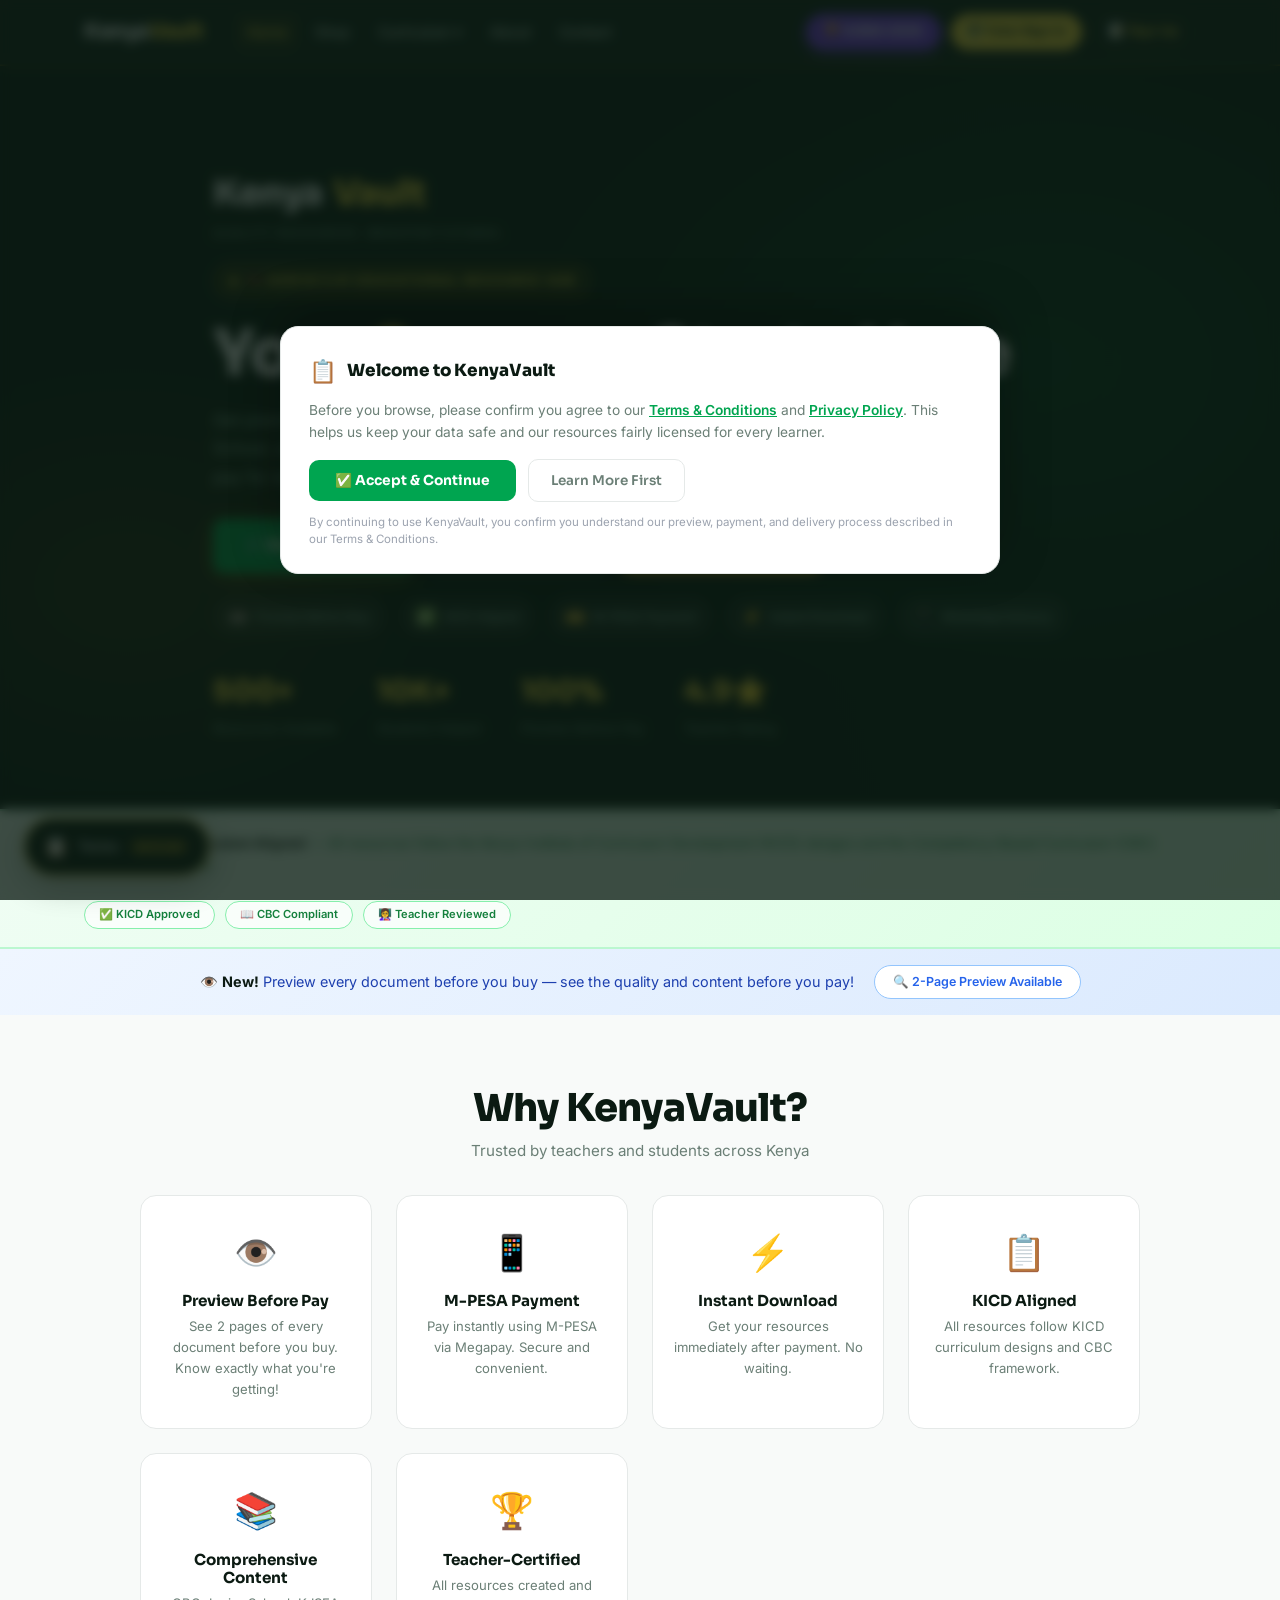
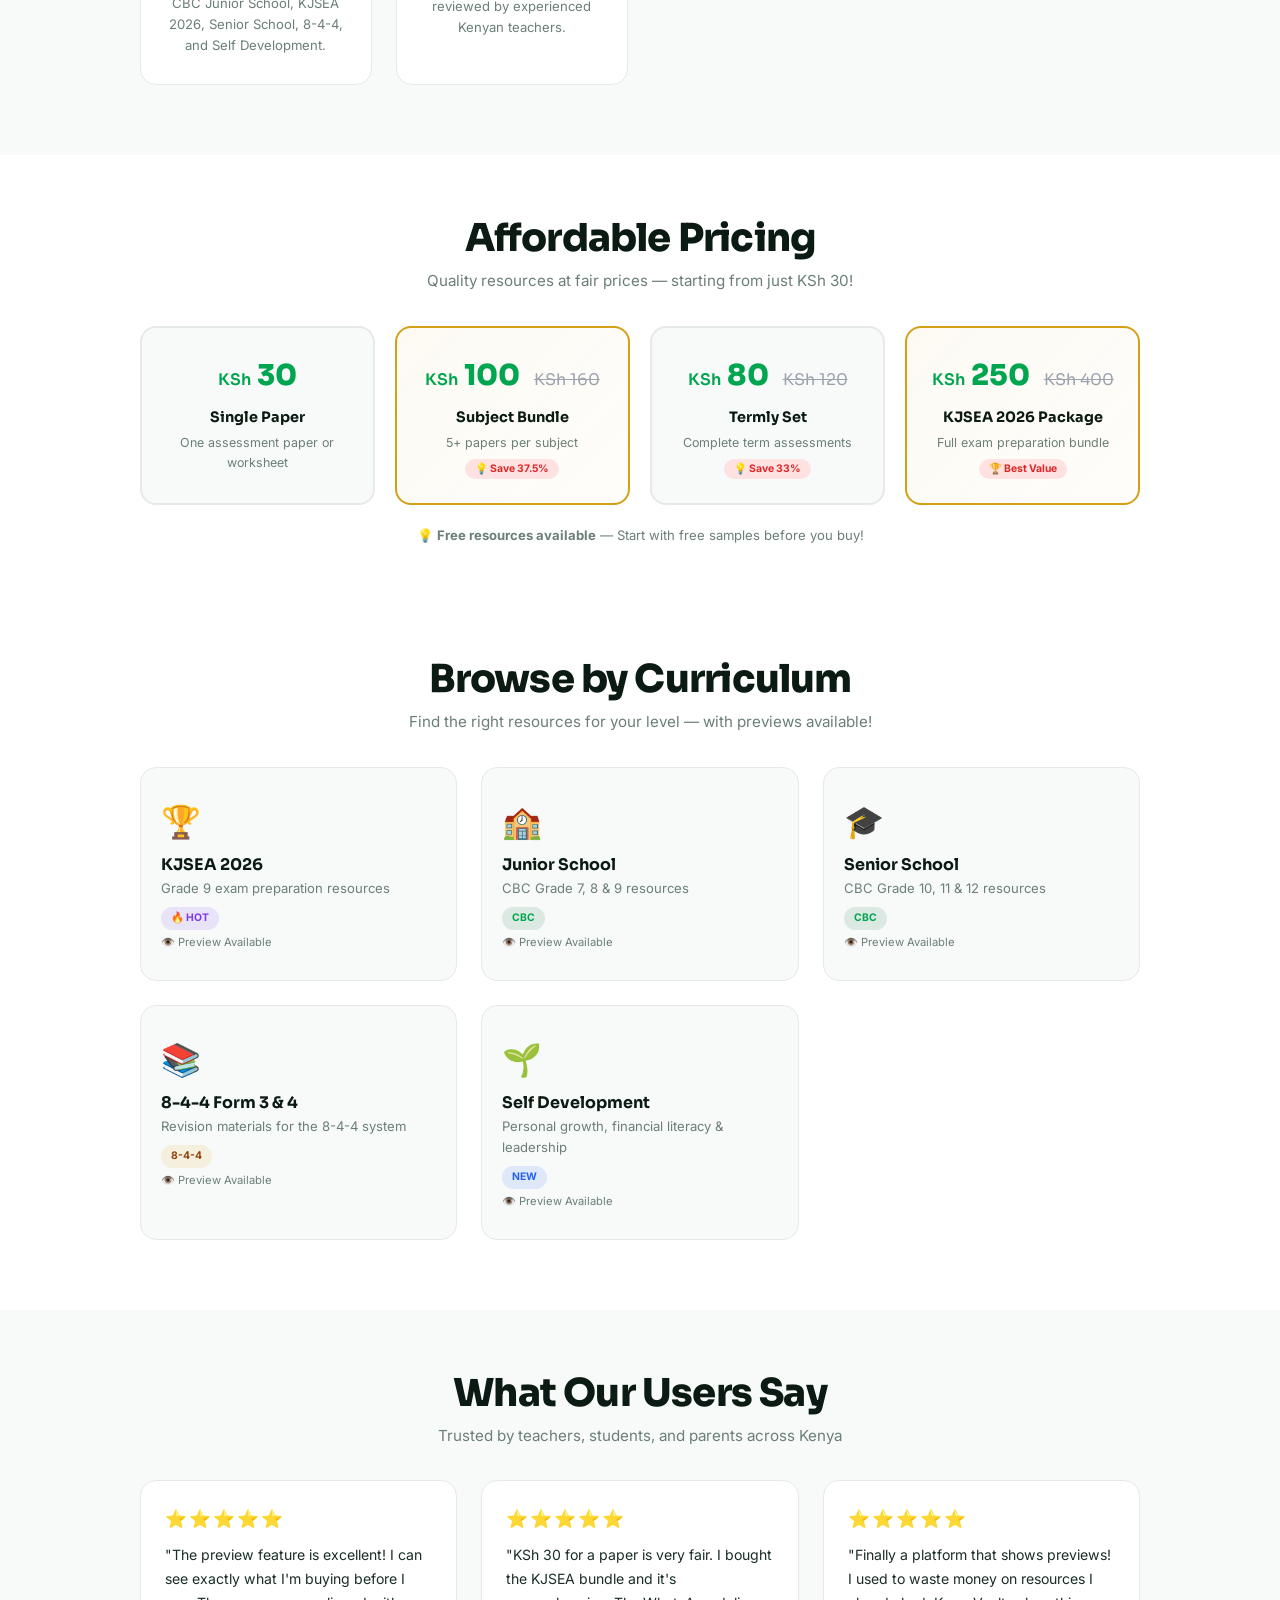
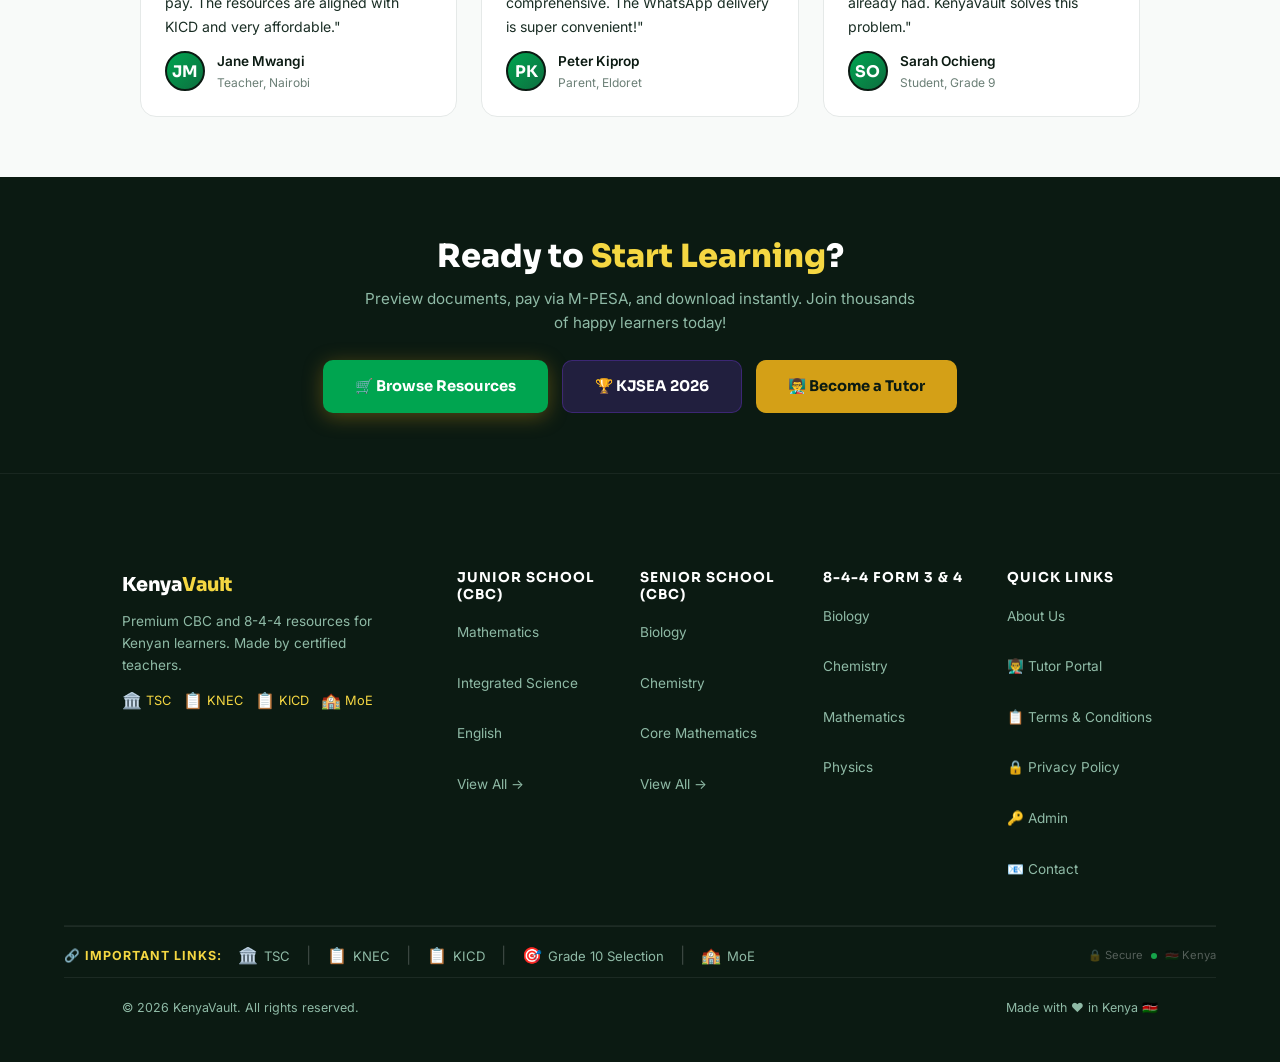
<file: index.html>
<!DOCTYPE html>
<html lang="en">
<head>
    <!-- ════════════ PRIMARY SEO ════════════ -->
    <meta charset="UTF-8" />
    <meta name="viewport" content="width=device-width, initial-scale=1.0" />
    
    <!-- ════════════ TITLE TAGS ════════════ -->
    <title>KenyaVault — CBC Resources, KJSEA 2026, 8-4-4 Revision Materials</title>
    <meta name="title" content="KenyaVault — CBC Resources, KJSEA 2026, 8-4-4 Revision Materials" />
    
    <!-- ════════════ META DESCRIPTION ════════════ -->
    <meta name="description" content="Kenya's #1 educational resource hub. Preview CBC Junior School, KJSEA 2026 predictions, Senior School & 8-4-4 revision materials before you buy. Instant M-PESA download." />
    
    <!-- ════════════ KEYWORDS ════════════ -->
    <meta name="keywords" content="CBC resources Kenya, KJSEA 2026 prediction papers, Grade 9 revision materials, CBC Junior School resources, 8-4-4 form 3 notes, Kenya educational resources, KICD aligned resources, M-PESA educational downloads, Kenyan teachers resources, CBC Grade 7 notes, Grade 8 revision materials, Senior School CBC resources, KJSEA exam preparation, Kenya curriculum resources, teacher resources Kenya, student revision materials, CBC assessment papers, Kenya high school resources" />
    
    <!-- ════════════ AUTHOR ════════════ -->
    <meta name="author" content="KenyaVault" />
    <meta name="robots" content="index, follow" />
    <meta name="language" content="English" />
    <meta name="revisit-after" content="7 days" />
    
    <!-- ════════════ OPEN GRAPH (Social Media) ════════════ -->
    <meta property="og:title" content="KenyaVault — CBC Resources, KJSEA 2026, 8-4-4 Revision Materials" />
    <meta property="og:description" content="Preview CBC, KJSEA 2026 & 8-4-4 resources before you buy. Instant M-PESA download. Kenya's trusted educational platform." />
    <meta property="og:type" content="website" />
    <meta property="og:url" content="https://kenyavault.co.ke/" />
    <meta property="og:image" content="https://kenyavault.co.ke/og-image.jpg" />
    <meta property="og:site_name" content="KenyaVault" />
    <meta property="og:locale" content="en_KE" />
    
    <!-- ════════════ TWITTER CARDS ════════════ -->
    <meta name="twitter:card" content="summary_large_image" />
    <meta name="twitter:title" content="KenyaVault — CBC Resources, KJSEA 2026 & 8-4-4 Materials" />
    <meta name="twitter:description" content="Preview CBC, KJSEA 2026 & 8-4-4 resources before you buy. Instant M-PESA download. Kenya's #1 educational resource hub." />
    <meta name="twitter:image" content="https://kenyavault.co.ke/og-image.jpg" />
    
    <!-- ════════════ STRUCTURED DATA (Schema.org) ════════════ -->
    <script type="application/ld+json">
    {
        "@context": "https://schema.org",
        "@type": "EducationalOrganization",
        "name": "KenyaVault",
        "description": "Kenya's leading educational resource platform offering CBC, KJSEA 2026, and 8-4-4 revision materials with preview before purchase and instant M-PESA download.",
        "url": "https://kenyavault.co.ke",
        "logo": "https://kenyavault.co.ke/logo.png",
        "sameAs": [
            "https://facebook.com/kenyavault",
            "https://twitter.com/kenyavault",
            "https://instagram.com/kenyavault",
            "https://t.me/kenyavault"
        ],
        "address": {
            "@type": "PostalAddress",
            "addressCountry": "KE"
        },
        "contactPoint": {
            "@type": "ContactPoint",
            "telephone": "+254768515494",
            "contactType": "customer service",
            "availableLanguage": ["English", "Swahili"]
        }
    }
    </script>
    
    <!-- ════════════ ADDITIONAL SCHEMA - PRODUCTS ════════════ -->
    <script type="application/ld+json">
    {
        "@context": "https://schema.org",
        "@type": "Product",
        "name": "KJSEA 2026 Prediction Papers",
        "description": "Complete KJSEA 2026 exam preparation resources for Grade 9 students. KICD aligned with preview option.",
        "brand": {
            "@type": "Brand",
            "name": "KenyaVault"
        },
        "offers": {
            "@type": "Offer",
            "price": "250",
            "priceCurrency": "KES",
            "availability": "https://schema.org/InStock"
        }
    }
    </script>

    <link rel="preconnect" href="https://fonts.googleapis.com" />
    <link href="https://fonts.googleapis.com/css2?family=Sora:wght@300;400;600;700;800&family=Inter:wght@400;500;600&display=swap" rel="stylesheet" />
    <link rel="stylesheet" href="styles.css" />
    <link rel="icon" href="favicon.ico" type="image/x-icon" />
    <link rel="canonical" href="https://kenyavault.co.ke/" />
    
    <style>
        /* ── ROOT VARIABLES ── */
        :root {
            --dark: #0B1A12;
            --green: #00A550;
            --green-light: #0D6E3F;
            --green-pale: #E6F7EE;
            --gold: #D4A017;
            --gold-light: #F5D742;
            --white: #FFFFFF;
            --surface: #F8FAF9;
            --border: #E5E9E8;
            --text: #1A2E25;
            --muted: #6B7F76;
            --shadow-sm: 0 2px 8px rgba(0,0,0,0.06);
            --shadow-md: 0 8px 24px rgba(0,0,0,0.10);
            --radius: 16px;
            --transition: all 0.2s ease;
        }

        /* ── RESET ── */
        * { margin: 0; padding: 0; box-sizing: border-box; }
        body {
            font-family: 'Inter', sans-serif;
            background: #F5F8F7;
            color: var(--text);
            line-height: 1.6;
        }
        a { text-decoration: none; color: inherit; }
        button { cursor: pointer; border: none; background: none; font-family: inherit; }

        /* ── HERO ── */
        .hero {
            background: var(--dark);
            background-image: radial-gradient(ellipse 60% 70% at 80% 40%, rgba(13,110,63,0.3), transparent 65%),
                              radial-gradient(ellipse 40% 50% at 10% 70%, rgba(212,160,23,0.1), transparent 60%);
            padding: 100px 0 70px;
            min-height: 80vh;
            display: flex;
            align-items: center;
            position: relative;
            overflow: hidden;
        }
        .hero::before {
            content: '';
            position: absolute;
            top: -50%;
            right: -20%;
            width: 60%;
            height: 200%;
            background: radial-gradient(ellipse, rgba(13,110,63,0.05), transparent 70%);
            pointer-events: none;
        }
        .hero .container {
            max-width: 1240px;
            margin: 0 auto;
            padding: 0 5%;
            position: relative;
            z-index: 1;
        }
        .hero-logo {
            margin-bottom: 20px;
            animation: kvFadeUp 0.7s ease both;
            animation-delay: 0s;
        }
        .hero-logo-text {
            font-family: 'Sora', sans-serif;
            font-weight: 800;
            font-size: clamp(1.6rem, 3vw, 2.2rem);
            letter-spacing: -0.5px;
            color: var(--white);
            display: inline-flex;
            align-items: center;
            gap: 10px;
        }
        .hero-logo-text .accent { color: var(--gold-light); }
        .hero-logo-tagline {
            display: block;
            font-size: 0.7rem;
            letter-spacing: 1.5px;
            text-transform: uppercase;
            color: #6B9980;
            font-weight: 600;
            margin-top: 4px;
        }
        .hero-eyebrow {
            display: inline-flex;
            align-items: center;
            gap: 10px;
            background: rgba(212,160,23,0.12);
            border: 1px solid rgba(212,160,23,0.3);
            color: var(--gold-light);
            font-size: 0.78rem;
            font-weight: 700;
            letter-spacing: 1.2px;
            text-transform: uppercase;
            padding: 7px 16px;
            border-radius: 99px;
            margin-bottom: 20px;
            animation: kvFadeUp 0.7s ease both;
            animation-delay: 0.05s;
        }
        .hero-eyebrow .pulse-dot {
            width: 7px;
            height: 7px;
            border-radius: 50%;
            background: var(--gold-light);
            animation: pulse 2s infinite;
        }
        @keyframes pulse { 0%,100%{opacity:1} 50%{opacity:0.4} }

        .hero h1 {
            font-size: clamp(2.4rem, 5vw, 4rem);
            font-weight: 800;
            color: var(--white);
            margin-bottom: 16px;
            letter-spacing: -1px;
            line-height: 1.1;
            animation: kvFadeUp 0.7s ease both;
            animation-delay: 0.12s;
        }
        .hero h1 em { font-style: normal; color: var(--gold-light); }
        .hero p {
            font-size: 1.05rem;
            color: #8FBAA6;
            max-width: 560px;
            line-height: 1.7;
            margin-bottom: 28px;
            animation: kvFadeUp 0.7s ease both;
            animation-delay: 0.2s;
        }
        .hero-buttons {
            display: flex;
            gap: 14px;
            flex-wrap: wrap;
            animation: kvFadeUp 0.7s ease both;
            animation-delay: 0.28s;
        }
        .btn-primary {
            background: var(--green);
            color: var(--white);
            padding: 14px 32px;
            border-radius: 10px;
            font-family: 'Sora', sans-serif;
            font-weight: 700;
            font-size: 0.92rem;
            transition: var(--transition);
            text-decoration: none;
            display: inline-flex;
            align-items: center;
            gap: 8px;
            border: none;
            cursor: pointer;
        }
        .btn-primary:hover {
            background: var(--green-light);
            transform: translateY(-2px);
            box-shadow: 0 8px 24px rgba(13,110,63,0.4);
        }
        .btn-secondary {
            background: rgba(255,255,255,0.08);
            color: var(--white);
            padding: 14px 32px;
            border-radius: 10px;
            font-family: 'Sora', sans-serif;
            font-weight: 700;
            font-size: 0.92rem;
            transition: var(--transition);
            text-decoration: none;
            display: inline-flex;
            align-items: center;
            gap: 8px;
            border: 1.5px solid rgba(255,255,255,0.15);
            cursor: pointer;
        }
        .btn-secondary:hover {
            background: rgba(255,255,255,0.15);
            transform: translateY(-2px);
        }
        .btn-tutor {
            background: var(--gold);
            color: var(--dark);
            padding: 14px 32px;
            border-radius: 10px;
            font-family: 'Sora', sans-serif;
            font-weight: 700;
            font-size: 0.92rem;
            transition: var(--transition);
            text-decoration: none;
            display: inline-flex;
            align-items: center;
            gap: 8px;
            border: none;
            cursor: pointer;
        }
        .btn-tutor:hover {
            background: var(--gold-light);
            transform: translateY(-2px);
            box-shadow: 0 8px 24px rgba(212,160,23,0.4);
        }

        .trust-badges {
            display: flex;
            gap: 16px;
            flex-wrap: wrap;
            margin-top: 24px;
            animation: kvFadeUp 0.7s ease both;
            animation-delay: 0.36s;
        }
        .trust-badge {
            display: flex;
            align-items: center;
            gap: 8px;
            background: rgba(255,255,255,0.06);
            padding: 6px 14px;
            border-radius: 99px;
            border: 1px solid rgba(255,255,255,0.08);
            font-size: 0.75rem;
            color: #8FBAA6;
        }
        .trust-badge .icon { font-size: 1rem; }
        .trust-badge .label { font-weight: 500; }

        .hero-stats {
            display: flex;
            gap: 40px;
            margin-top: 32px;
            flex-wrap: wrap;
            animation: kvFadeUp 0.7s ease both;
            animation-delay: 0.44s;
        }
        .hero-stats .stat { display: flex; flex-direction: column; }
        .hero-stats .stat-number {
            font-family: 'Sora', sans-serif;
            font-weight: 800;
            font-size: 1.8rem;
            color: var(--gold-light);
        }
        .hero-stats .stat-label {
            font-size: 0.82rem;
            color: #6B9980;
        }

        @keyframes kvFadeUp {
            from { opacity: 0; transform: translateY(14px); }
            to { opacity: 1; transform: translateY(0); }
        }

        /* ── NAVBAR ── */
        .navbar {
            position: sticky;
            top: 0;
            z-index: 500;
            background: rgba(11, 26, 18, 0.97);
            backdrop-filter: blur(10px);
            border-bottom: 1px solid rgba(212, 160, 23, 0.15);
            box-shadow: 0 1px 0 rgba(212, 160, 23, 0.35);
        }
        .nav-container {
            max-width: 1240px;
            margin: 0 auto;
            padding: 0 5%;
            height: 64px;
            display: flex;
            align-items: center;
            justify-content: space-between;
        }
        .nav-logo {
            font-family: 'Sora', sans-serif;
            font-weight: 800;
            font-size: 1.3rem;
            letter-spacing: -0.5px;
            color: var(--white);
            display: inline-flex;
            align-items: baseline;
        }
        .nav-logo span { color: var(--gold-light); }
        .nav-links {
            display: flex;
            align-items: center;
            gap: 4px;
            list-style: none;
        }
        .nav-links li a {
            color: #C8DDD0;
            font-size: 0.88rem;
            font-weight: 500;
            text-decoration: none;
            padding: 8px 12px;
            border-radius: 8px;
            transition: var(--transition);
            display: inline-block;
        }
        .nav-links li a:hover,
        .nav-links li a.active {
            color: var(--gold-light);
            background: rgba(212, 160, 23, 0.08);
        }
        .nav-dropdown { position: relative; }
        .nav-dropdown .dropdown-menu {
            position: absolute;
            top: calc(100% + 10px);
            left: 0;
            background: var(--dark);
            border: 1px solid rgba(212, 160, 23, 0.2);
            border-radius: 12px;
            padding: 16px;
            display: flex;
            gap: 24px;
            min-width: 360px;
            opacity: 0;
            visibility: hidden;
            transform: translateY(-8px);
            transition: all 0.2s ease;
            box-shadow: 0 20px 50px rgba(0,0,0,0.4);
        }
        .nav-dropdown:hover .dropdown-menu {
            opacity: 1;
            visibility: visible;
            transform: translateY(0);
        }
        .dropdown-col { min-width: 150px; }
        .dropdown-heading {
            font-size: 0.7rem;
            font-weight: 700;
            letter-spacing: 1px;
            text-transform: uppercase;
            color: var(--gold-light);
            margin-bottom: 8px;
            padding-bottom: 6px;
            border-bottom: 1px solid rgba(212,160,23,0.15);
        }
        .dropdown-col a {
            display: block;
            padding: 6px 4px;
            font-size: 0.83rem;
            color: #C8DDD0;
            text-decoration: none;
            border-radius: 6px;
            transition: var(--transition);
        }
        .dropdown-col a:hover {
            color: var(--gold-light);
            background: rgba(212,160,23,0.06);
        }
        .nav-actions {
            display: flex;
            align-items: center;
            gap: 10px;
        }
        .btn-nav-cta {
            color: var(--white);
            font-family: 'Sora', sans-serif;
            font-weight: 700;
            font-size: 0.78rem;
            padding: 8px 18px;
            border-radius: 99px;
            text-decoration: none;
            transition: var(--transition);
            box-shadow: 0 4px 14px rgba(124,58,237,0.35);
            background: #7C3AED;
            border: none;
            cursor: pointer;
        }
        .btn-nav-cta:hover {
            transform: translateY(-1px);
            filter: brightness(1.08);
        }
        .btn-nav-tutor {
            color: var(--dark);
            background: var(--gold-light);
            font-family: 'Sora', sans-serif;
            font-weight: 700;
            font-size: 0.78rem;
            padding: 8px 16px;
            border-radius: 99px;
            text-decoration: none;
            transition: var(--transition);
            border: none;
            cursor: pointer;
            display: inline-flex;
            align-items: center;
            gap: 6px;
        }
        .btn-nav-tutor:hover {
            background: var(--gold);
            transform: translateY(-1px);
            box-shadow: 0 4px 14px rgba(212,160,23,0.35);
        }
        .btn-nav-tutor-outline {
            color: var(--gold-light);
            background: transparent;
            font-family: 'Sora', sans-serif;
            font-weight: 600;
            font-size: 0.78rem;
            padding: 8px 16px;
            border-radius: 99px;
            text-decoration: none;
            transition: var(--transition);
            border: 1.5px solid rgba(212,160,23,0.3);
            cursor: pointer;
            display: inline-flex;
            align-items: center;
            gap: 6px;
        }
        .btn-nav-tutor-outline:hover {
            background: rgba(212,160,23,0.1);
            border-color: var(--gold-light);
            transform: translateY(-1px);
        }

        .hamburger {
            display: none;
            flex-direction: column;
            gap: 4px;
            background: none;
            border: none;
            cursor: pointer;
            padding: 6px;
            z-index: 999;
        }
        .hamburger span {
            display: block;
            width: 24px;
            height: 2px;
            background: var(--white);
            transition: all 0.3s ease;
            border-radius: 2px;
        }
        .hamburger.active span:nth-child(1) { transform: translateY(6px) rotate(45deg); }
        .hamburger.active span:nth-child(2) { opacity: 0; transform: scaleX(0); }
        .hamburger.active span:nth-child(3) { transform: translateY(-6px) rotate(-45deg); }

        @media (max-width: 900px) {
            .nav-links {
                position: fixed;
                top: 64px;
                left: 0;
                right: 0;
                background: var(--dark);
                flex-direction: column;
                align-items: flex-start;
                padding: 0 5%;
                gap: 0;
                max-height: 0;
                overflow: hidden;
                opacity: 0;
                pointer-events: none;
                border-bottom: 1px solid rgba(255,255,255,0.08);
                box-shadow: 0 12px 24px rgba(0,0,0,0.25);
                z-index: 998;
                transition: max-height 0.3s ease, opacity 0.3s ease, padding 0.3s ease;
            }
            .nav-links.active {
                max-height: 80vh;
                opacity: 1;
                pointer-events: auto;
                padding: 16px 5% 24px;
                overflow-y: auto;
            }
            .nav-links li { width: 100%; border-bottom: 1px solid rgba(255,255,255,0.05); }
            .nav-links li:last-child { border-bottom: none; }
            .nav-links a { display: block; padding: 12px 4px; width: 100%; font-size: 0.95rem; }
            .nav-dropdown .dropdown-menu {
                position: static;
                box-shadow: none;
                margin-top: 0;
                padding: 0 0 0 16px;
                display: none;
                background: rgba(255,255,255,0.03);
                border-radius: 0;
                border: none;
                width: 100%;
                opacity: 1;
                visibility: visible;
                transform: none;
            }
            .nav-dropdown.dropdown-open .dropdown-menu { display: block; }
            .nav-dropdown .dropdown-menu .dropdown-col { padding: 8px 0; min-width: auto; }
            .nav-dropdown .dropdown-menu .dropdown-heading { font-size: 0.75rem; padding: 4px 0; }
            .nav-dropdown .dropdown-menu a { padding: 8px 0; font-size: 0.85rem; }
            .hamburger { display: flex !important; }
            .nav-actions .btn-nav-tutor,
            .nav-actions .btn-nav-tutor-outline { display: none; }
            .hero { padding: 80px 0 50px; min-height: auto; }
            .hero-stats { gap: 24px; }
            .hero-stats .stat-number { font-size: 1.4rem; }
            .trust-badges { justify-content: center; }
        }

        /* ── SECTION TITLES ── */
        .section-title {
            text-align: center;
            font-family: 'Sora', sans-serif;
            font-weight: 800;
            font-size: clamp(1.6rem, 3vw, 2.4rem);
            color: var(--dark);
            margin-bottom: 8px;
        }
        .section-subtitle {
            text-align: center;
            color: var(--muted);
            font-size: 0.95rem;
            margin-bottom: 32px;
        }

        /* ── FEATURES ── */
        .features {
            padding: 70px 0;
            background: var(--surface);
        }
        .features-grid {
            display: grid;
            grid-template-columns: repeat(auto-fit, minmax(220px, 1fr));
            gap: 24px;
            max-width: 1240px;
            margin: 0 auto;
            padding: 0 5%;
        }
        .feature-card {
            background: var(--white);
            padding: 28px 20px;
            border-radius: var(--radius);
            border: 1.5px solid var(--border);
            text-align: center;
            transition: var(--transition);
        }
        .feature-card:hover {
            transform: translateY(-4px);
            box-shadow: var(--shadow-md);
            border-color: var(--green);
        }
        .feature-card .icon { font-size: 2.2rem; margin-bottom: 12px; display: block; }
        .feature-card h4 {
            font-family: 'Sora', sans-serif;
            font-weight: 700;
            font-size: 0.95rem;
            color: var(--dark);
            margin-bottom: 6px;
        }
        .feature-card p {
            font-size: 0.82rem;
            color: var(--muted);
            line-height: 1.6;
        }

        /* ── PRICING ── */
        .pricing-showcase {
            padding: 60px 0 40px;
            background: var(--white);
        }
        .pricing-grid {
            display: grid;
            grid-template-columns: repeat(auto-fit, minmax(200px, 1fr));
            gap: 20px;
            max-width: 1240px;
            margin: 0 auto;
            padding: 0 5%;
        }
        .pricing-card {
            background: var(--surface);
            border-radius: var(--radius);
            padding: 24px 20px;
            text-align: center;
            border: 2px solid var(--border);
            transition: var(--transition);
        }
        .pricing-card:hover {
            border-color: var(--green);
            transform: translateY(-3px);
            box-shadow: 0 12px 28px rgba(13,110,63,0.12);
        }
        .pricing-card.featured {
            border-color: var(--gold);
            background: linear-gradient(135deg, rgba(212,160,23,0.05), rgba(212,160,23,0.02));
        }
        .pricing-card .price {
            font-family: 'Sora', sans-serif;
            font-weight: 800;
            font-size: 1.8rem;
            color: var(--green);
        }
        .pricing-card .price .currency { font-size: 1rem; font-weight: 600; }
        .pricing-card .price .original {
            text-decoration: line-through;
            color: #9CA3AF;
            font-size: 1rem;
            font-weight: 400;
            margin-left: 8px;
        }
        .pricing-card .name {
            font-family: 'Sora', sans-serif;
            font-weight: 700;
            font-size: 0.9rem;
            color: var(--dark);
            margin: 8px 0 4px;
        }
        .pricing-card .desc { font-size: 0.78rem; color: var(--muted); }
        .pricing-card .badge-savings {
            display: inline-block;
            background: #FEE2E2;
            color: #DC2626;
            font-size: 0.65rem;
            font-weight: 700;
            padding: 2px 10px;
            border-radius: 99px;
            margin-top: 6px;
        }

        /* ── KICD BANNER ── */
        .kicd-banner {
            background: linear-gradient(135deg, #F0FDF4, #DCFFE4);
            padding: 18px 0;
            border-top: 2px solid #BBF7D0;
            border-bottom: 2px solid #BBF7D0;
        }
        .kicd-banner-inner {
            max-width: 1240px;
            margin: 0 auto;
            padding: 0 5%;
            display: flex;
            align-items: center;
            justify-content: space-between;
            gap: 20px;
            flex-wrap: wrap;
        }
        .kicd-banner-inner .left {
            display: flex;
            align-items: center;
            gap: 16px;
        }
        .kicd-banner-inner .left .icon { font-size: 2rem; }
        .kicd-banner-inner .left .text {
            font-size: 0.85rem;
            color: #15803D;
        }
        .kicd-banner-inner .left .text strong { color: #0B1A12; }
        .kicd-banner-inner .badge-group {
            display: flex;
            gap: 10px;
            flex-wrap: wrap;
        }
        .kicd-banner-inner .badge-group .badge {
            background: rgba(255,255,255,0.7);
            padding: 4px 14px;
            border-radius: 99px;
            font-size: 0.7rem;
            font-weight: 600;
            color: #15803D;
            border: 1px solid #86EFAC;
        }

        /* ── PREVIEW BANNER ── */
        .preview-banner {
            background: linear-gradient(135deg, #EFF6FF, #DBEAFE);
            padding: 16px 0;
        }
        .preview-banner-inner {
            max-width: 1240px;
            margin: 0 auto;
            padding: 0 5%;
            display: flex;
            align-items: center;
            justify-content: center;
            gap: 20px;
            flex-wrap: wrap;
            text-align: center;
        }
        .preview-banner-inner .text {
            font-size: 0.9rem;
            color: #1E40AF;
        }
        .preview-banner-inner .text strong { color: #0B1A12; }
        .preview-banner-inner .preview-demo {
            background: white;
            padding: 6px 18px;
            border-radius: 99px;
            font-size: 0.78rem;
            font-weight: 600;
            color: #2563EB;
            border: 1px solid #93C5FD;
            display: inline-flex;
            align-items: center;
            gap: 6px;
        }

        /* ── CATEGORIES ── */
        .categories {
            padding: 70px 0;
            background: var(--white);
        }
        .categories-grid {
            display: grid;
            grid-template-columns: repeat(auto-fit, minmax(240px, 1fr));
            gap: 24px;
            max-width: 1240px;
            margin: 0 auto;
            padding: 0 5%;
        }
        .category-card {
            background: var(--surface);
            border-radius: var(--radius);
            padding: 28px 20px;
            border: 1.5px solid var(--border);
            text-decoration: none;
            transition: var(--transition);
            display: block;
            position: relative;
            overflow: hidden;
            cursor: pointer;
        }
        .category-card::after {
            content: '';
            position: absolute;
            top: 0;
            left: 0;
            right: 0;
            height: 4px;
            background: linear-gradient(90deg, var(--green), var(--gold-light));
            opacity: 0;
            transition: var(--transition);
        }
        .category-card:hover::after { opacity: 1; }
        .category-card:hover {
            transform: translateY(-4px);
            box-shadow: var(--shadow-md);
            border-color: var(--green);
        }
        .category-card .cat-icon { font-size: 2rem; margin-bottom: 8px; display: block; }
        .category-card h4 {
            font-family: 'Sora', sans-serif;
            font-weight: 700;
            font-size: 1rem;
            color: var(--dark);
        }
        .category-card p { font-size: 0.82rem; color: var(--muted); margin-top: 4px; }
        .category-card .badge {
            font-size: 0.65rem;
            font-weight: 700;
            text-transform: uppercase;
            padding: 3px 10px;
            border-radius: 99px;
            display: inline-block;
            margin-top: 8px;
        }
        .badge-green { background: rgba(13,110,63,0.12); color: var(--green); }
        .badge-purple { background: rgba(124,58,237,0.12); color: #7C3AED; }
        .badge-gold { background: rgba(212,160,23,0.12); color: #92400E; }
        .badge-blue { background: rgba(37,99,235,0.12); color: #2563EB; }

        /* ── TESTIMONIALS ── */
        .testimonials {
            padding: 60px 0;
            background: var(--surface);
        }
        .testimonials-grid {
            display: grid;
            grid-template-columns: repeat(auto-fit, minmax(280px, 1fr));
            gap: 24px;
            max-width: 1240px;
            margin: 0 auto;
            padding: 0 5%;
        }
        .testimonial-card {
            background: var(--white);
            border-radius: var(--radius);
            padding: 24px;
            border: 1.5px solid var(--border);
            transition: var(--transition);
        }
        .testimonial-card:hover {
            box-shadow: var(--shadow-md);
            transform: translateY(-2px);
        }
        .testimonial-card .stars {
            color: #FCD34D;
            font-size: 1.1rem;
            letter-spacing: 2px;
        }
        .testimonial-card .quote {
            font-size: 0.88rem;
            color: var(--text);
            line-height: 1.7;
            margin: 10px 0;
        }
        .testimonial-card .author {
            display: flex;
            align-items: center;
            gap: 12px;
            margin-top: 12px;
        }
        .testimonial-card .author .avatar {
            width: 40px;
            height: 40px;
            border-radius: 50%;
            background: linear-gradient(135deg, var(--green), var(--green-light));
            display: flex;
            align-items: center;
            justify-content: center;
            color: white;
            font-weight: 700;
            font-size: 1rem;
        }
        .testimonial-card .author .info .name {
            font-weight: 600;
            font-size: 0.85rem;
            color: var(--dark);
        }
        .testimonial-card .author .info .role {
            font-size: 0.75rem;
            color: var(--muted);
        }

        /* ── FOOTER ── */
        .footer {
            background: var(--dark);
            color: #8FBAA6;
            padding: 48px 5% 24px;
            border-top: 1px solid rgba(255,255,255,0.06);
        }
        .footer-top {
            max-width: 1240px;
            margin: 0 auto;
            display: grid;
            grid-template-columns: 2fr 1fr 1fr 1fr 1fr;
            gap: 32px;
            padding-bottom: 32px;
            border-bottom: 1px solid rgba(255,255,255,0.06);
        }
        .footer-brand .nav-logo { font-size: 1.2rem; display: inline-block; margin-bottom: 10px; }
        .footer-brand p { font-size: 0.85rem; max-width: 280px; line-height: 1.6; }
        .footer-col h4 {
            color: var(--white);
            font-family: 'Sora', sans-serif;
            font-weight: 700;
            font-size: 0.85rem;
            margin-bottom: 12px;
        }
        .footer-col ul { list-style: none; }
        .footer-col ul li { padding: 4px 0; }
        .footer-col ul a { font-size: 0.82rem; transition: var(--transition); }
        .footer-col ul a:hover { color: var(--white); }
        .footer-bottom {
            max-width: 1240px;
            margin: 0 auto;
            padding-top: 20px;
            display: flex;
            justify-content: space-between;
            align-items: center;
            font-size: 0.78rem;
            flex-wrap: wrap;
            gap: 12px;
        }

        @media (max-width: 1024px) {
            .footer-top { grid-template-columns: 1fr 1fr; }
        }
        @media (max-width: 600px) {
            .footer-top { grid-template-columns: 1fr; }
            .footer-bottom { flex-direction: column; text-align: center; }
            .kicd-banner-inner { flex-direction: column; text-align: center; }
            .preview-banner-inner { flex-direction: column; }
            .hero-buttons { flex-direction: column; }
            .hero-buttons .btn-primary,
            .hero-buttons .btn-secondary,
            .hero-buttons .btn-tutor { width: 100%; justify-content: center; }
        }

        /* ── SCROLL REVEAL ── */
        .kv-reveal {
            opacity: 0;
            transform: translateY(20px);
            transition: opacity 0.6s ease, transform 0.6s ease;
        }
        .kv-reveal.kv-visible {
            opacity: 1;
            transform: translateY(0);
        }

        /* ── TERMS CONSENT OVERLAY ── */
        .kv-consent-overlay {
            position: fixed;
            inset: 0;
            z-index: 99999;
            background: rgba(11, 26, 18, 0.78);
            backdrop-filter: blur(6px);
            display: flex;
            align-items: flex-end;
            justify-content: center;
            padding: 0;
            opacity: 1;
            transition: opacity 0.4s ease;
        }
        .kv-consent-overlay.kv-hide {
            opacity: 0;
            pointer-events: none;
        }
        .kv-consent-overlay.kv-hidden {
            display: none !important;
        }
        .kv-consent-banner {
            width: 100%;
            max-width: 720px;
            background: var(--white);
            border-radius: 20px 20px 0 0;
            box-shadow: 0 -16px 50px rgba(0,0,0,0.3);
            padding: 26px 28px 24px;
            transform: translateY(0);
            transition: transform 0.4s cubic-bezier(0.34, 1.56, 0.64, 1);
            border-top: 3px solid var(--gold);
        }
        @media (min-width: 600px) {
            .kv-consent-overlay { align-items: center; padding: 20px; }
            .kv-consent-banner { border-radius: 18px; border-top: none; border: 1.5px solid var(--border); }
        }
        .kv-consent-overlay.kv-hide .kv-consent-banner { transform: translateY(40px); }
        .kv-consent-top {
            display: flex;
            align-items: center;
            gap: 10px;
            margin-bottom: 10px;
        }
        .kv-consent-icon { font-size: 1.4rem; }
        .kv-consent-title {
            font-family: 'Sora', sans-serif;
            font-weight: 800;
            font-size: 1.05rem;
            color: var(--dark);
        }
        .kv-consent-text {
            font-size: 0.86rem;
            color: var(--muted);
            line-height: 1.6;
            margin-bottom: 16px;
        }
        .kv-consent-text a {
            color: var(--green);
            font-weight: 600;
            text-decoration: underline;
        }
        .kv-consent-actions {
            display: flex;
            gap: 12px;
            flex-wrap: wrap;
            align-items: center;
        }
        .kv-btn-accept {
            background: var(--green);
            color: var(--white);
            border: none;
            padding: 12px 26px;
            border-radius: 10px;
            font-family: 'Sora', sans-serif;
            font-weight: 700;
            font-size: 0.86rem;
            cursor: pointer;
            transition: var(--transition);
        }
        .kv-btn-accept:hover {
            background: var(--green-light);
            transform: translateY(-1px);
        }
        .kv-btn-decline {
            background: transparent;
            color: var(--muted);
            border: 1.5px solid var(--border);
            padding: 12px 22px;
            border-radius: 10px;
            font-family: 'Sora', sans-serif;
            font-weight: 600;
            font-size: 0.84rem;
            cursor: pointer;
            transition: var(--transition);
        }
        .kv-btn-decline:hover {
            border-color: var(--muted);
            color: var(--text);
        }
        .kv-consent-note {
            font-size: 0.72rem;
            color: #9CA3AF;
            margin-top: 12px;
            line-height: 1.5;
        }

        /* ── FLOATING TERMS BUTTON ── */
        #termsFloatingButton {
            position: fixed;
            bottom: 24px;
            left: 24px;
            z-index: 999;
            cursor: pointer;
            background: var(--dark);
            color: var(--white);
            padding: 12px 18px;
            border-radius: 99px;
            border: 2px solid var(--gold-light);
            box-shadow: 0 8px 32px rgba(0,0,0,0.3);
            display: flex;
            align-items: center;
            gap: 10px;
            font-family: 'Inter', sans-serif;
            font-size: 0.82rem;
            font-weight: 600;
            transition: all 0.3s ease;
            backdrop-filter: blur(8px);
        }
        #termsFloatingButton:hover {
            transform: scale(1.03);
            border-color: var(--white);
        }
        #termsFloatingButton .terms-status {
            display: inline-flex;
            align-items: center;
            gap: 4px;
            background: rgba(212,160,23,0.2);
            padding: 2px 8px;
            border-radius: 99px;
            font-size: 0.6rem;
            color: var(--gold-light);
        }
        #termsFloatingButton.accepted {
            border-color: #4ADE80;
        }
        #termsFloatingButton.accepted .terms-status {
            background: rgba(74,222,128,0.2);
            color: #4ADE80;
        }
        #termsFloatingButton.hidden {
            display: none !important;
        }

        @media (max-width: 768px) {
            #termsFloatingButton { padding: 10px 14px; font-size: 0.75rem; bottom: 16px; left: 16px; }
            .kv-consent-actions { flex-direction: column; align-items: stretch; }
            .kv-btn-accept, .kv-btn-decline { width: 100%; text-align: center; }
        }

        /* ── TERMS MODAL ── */
        #termsFloatingModal {
            display: none;
            position: fixed;
            inset: 0;
            z-index: 10000;
            background: rgba(0,0,0,0.8);
            backdrop-filter: blur(8px);
            align-items: center;
            justify-content: center;
            padding: 20px;
        }
        #termsFloatingModal.open {
            display: flex;
        }
        .terms-modal-box {
            background: var(--white);
            border-radius: 20px;
            padding: 40px;
            max-width: 560px;
            width: 100%;
            max-height: 90vh;
            overflow-y: auto;
            position: relative;
            box-shadow: 0 32px 80px rgba(0,0,0,0.5);
        }
        .terms-modal-box .close-btn {
            position: absolute;
            top: 16px;
            right: 20px;
            background: none;
            border: none;
            font-size: 1.5rem;
            color: var(--muted);
            cursor: pointer;
            transition: all 0.2s;
        }
        .terms-modal-box .close-btn:hover { color: var(--dark); }
        .terms-modal-box .modal-icon { font-size: 2.4rem; display: block; margin-bottom: 8px; text-align: center; }
        .terms-modal-box h2 {
            font-family: 'Sora', sans-serif;
            font-weight: 800;
            font-size: 1.4rem;
            color: var(--dark);
            text-align: center;
            margin-bottom: 4px;
        }
        .terms-modal-box .subtitle {
            color: var(--muted);
            font-size: 0.85rem;
            text-align: center;
            margin-bottom: 20px;
        }
        .terms-modal-box .terms-content {
            font-size: 0.88rem;
            line-height: 1.8;
            color: var(--text);
            margin-bottom: 20px;
        }
        .terms-modal-box .terms-content ul {
            padding-left: 20px;
            margin-bottom: 16px;
        }
        .terms-modal-box .terms-content ul li { margin-bottom: 6px; }
        .terms-modal-box .terms-content .highlight-box {
            background: #F0FDF4;
            padding: 12px 16px;
            border-radius: 8px;
            border-left: 3px solid #16A34A;
            margin-top: 12px;
        }
        .terms-modal-box .terms-content .highlight-box p {
            font-size: 0.8rem;
            color: #15803D;
            margin: 0;
        }
        .terms-modal-box .modal-footer {
            display: flex;
            gap: 12px;
            justify-content: flex-end;
            flex-wrap: wrap;
            border-top: 1px solid var(--border);
            padding-top: 20px;
        }
        .terms-modal-box .modal-footer .btn-reject {
            padding: 12px 28px;
            border: 1.5px solid var(--border);
            border-radius: 10px;
            background: var(--white);
            cursor: pointer;
            font-family: 'Sora', sans-serif;
            font-weight: 600;
            font-size: 0.85rem;
            color: var(--text);
            transition: all 0.2s;
        }
        .terms-modal-box .modal-footer .btn-reject:hover {
            background: var(--surface);
        }
        .terms-modal-box .modal-footer .btn-accept {
            padding: 12px 28px;
            border: none;
            border-radius: 10px;
            background: var(--green);
            color: white;
            cursor: pointer;
            font-family: 'Sora', sans-serif;
            font-weight: 700;
            font-size: 0.85rem;
            transition: all 0.2s;
        }
        .terms-modal-box .modal-footer .btn-accept:hover {
            background: var(--green-light);
            transform: translateY(-2px);
        }

        /* ── TOAST ── */
        #floatingToast {
            position: fixed;
            bottom: 90px;
            left: 50%;
            transform: translateX(-50%);
            z-index: 99999;
            background: #0B1A12;
            color: #fff;
            padding: 14px 24px;
            border-radius: 12px;
            font-family: 'Inter', sans-serif;
            font-size: 0.9rem;
            font-weight: 500;
            display: flex;
            align-items: center;
            gap: 10px;
            box-shadow: 0 8px 32px rgba(0,0,0,0.3);
            opacity: 0;
            transition: all 0.35s cubic-bezier(0.34, 1.56, 0.64, 1);
            pointer-events: none;
            max-width: 90%;
        }
        #floatingToast.show {
            opacity: 1;
            transform: translateX(-50%) translateY(0);
        }
        #toastIcon { display: inline-block; }
        #toastMessage { display: inline-block; }
    </style>
</head>
<body>

    <!-- ════════════════════════════════════════ -->
    <!-- FLOATING TERMS & CONDITIONS CONSENT     -->
    <!-- ════════════════════════════════════════ -->
    <div class="kv-consent-overlay" id="kvConsentOverlay">
        <div class="kv-consent-banner">
            <div class="kv-consent-top">
                <span class="kv-consent-icon">📋</span>
                <span class="kv-consent-title">Welcome to KenyaVault</span>
            </div>
            <p class="kv-consent-text">
                Before you browse, please confirm you agree to our
                <a href="terms.html" target="_blank">Terms &amp; Conditions</a> and
                <a href="privacy.html" target="_blank">Privacy Policy</a>. This helps us keep your
                data safe and our resources fairly licensed for every learner.
            </p>
            <div class="kv-consent-actions">
                <button class="kv-btn-accept" id="kvAcceptBtn">✅ Accept &amp; Continue</button>
                <button class="kv-btn-decline" id="kvDeclineBtn">Learn More First</button>
            </div>
            <p class="kv-consent-note">
                By continuing to use KenyaVault, you confirm you understand our preview, payment, and
                delivery process described in our Terms &amp; Conditions.
            </p>
        </div>
    </div>

    <!-- ════════════ NAVBAR ════════════ -->
    <nav class="navbar" id="navbar">
        <div class="nav-container">
            <a class="nav-logo" href="index.html">Kenya<span>Vault</span></a>
            <ul class="nav-links" id="navLinks">
                <li><a href="index.html" class="active">Home</a></li>
                <li><a href="shop.html">Shop</a></li>
                <li class="nav-dropdown" id="navDropdown">
                    <a href="#" id="navDropdownToggle">Curriculum ▾</a>
                    <div class="dropdown-menu">
                        <div class="dropdown-col">
                            <div class="dropdown-heading">CBC</div>
                            <a href="shop.html?level=kjsea">🏆 KJSEA 2026 (Grade 9)</a>
                            <a href="shop.html?level=junior">🏫 Junior School (Gr 7–9)</a>
                            <a href="shop.html?level=senior">🎓 Senior School (Gr 10–12)</a>
                        </div>
                        <div class="dropdown-col">
                            <div class="dropdown-heading">8-4-4</div>
                            <a href="shop.html?level=844">📚 Form 3 &amp; 4 (Until 2028)</a>
                        </div>
                        <div class="dropdown-col">
                            <div class="dropdown-heading">🌱 Self Development</div>
                            <a href="shop.html?level=self-development&subject=personal-growth">📖 Personal Growth</a>
                            <a href="shop.html?level=self-development&subject=financial-literacy">💰 Financial Literacy</a>
                            <a href="shop.html?level=self-development&subject=leadership">🏆 Leadership</a>
                        </div>
                    </div>
                </li>
                <li><a href="about.html">About</a></li>
                <li><a href="contact.html">Contact</a></li>
            </ul>
            <div class="nav-actions">
                <a href="shop.html?level=kjsea" class="btn-nav-cta">🏆 KJSEA 2026</a>
                <a href="tutor.html" class="btn-nav-tutor">👨‍🏫 Tutor Sign In</a>
                <a href="tutor.html" class="btn-nav-tutor-outline">📝 Sign Up</a>
                <button class="hamburger" id="hamburger" aria-label="Toggle menu" aria-expanded="false">
                    <span></span>
                    <span></span>
                    <span></span>
                </button>
            </div>
        </div>
    </nav>

    <!-- ════════════ HERO SECTION ════════════ -->
    <section class="hero">
        <div class="container">
            <div class="hero-logo">
                <span class="hero-logo-text">Kenya<span class="accent">Vault</span></span>
                <span class="hero-logo-tagline">Quality Resources. Brighter Futures.</span>
            </div>
            <div class="hero-eyebrow">
                <span class="pulse-dot"></span>
                🇰🇪 Kenya's #1 Educational Resource Hub
            </div>
            <h1>Your <em>Success</em> Starts Here</h1>
            <p>Get premium CBC Junior School, KJSEA 2026 Predictions, Senior School, and 8-4-4 revision resources. <strong>Preview before you buy</strong> — only pay for what you need!</p>
            <div class="hero-buttons">
                <a href="shop.html" class="btn-primary">🛒 Start Shopping</a>
                <a href="shop.html?level=kjsea" class="btn-secondary">🏆 KJSEA 2026</a>
                <a href="tutor.html" class="btn-tutor">👨‍🏫 Become a Tutor</a>
            </div>
            <div class="trust-badges">
                <div class="trust-badge"><span class="icon">👁️</span><span class="label">Preview Before Buy</span></div>
                <div class="trust-badge"><span class="icon">✅</span><span class="label">KICD Aligned</span></div>
                <div class="trust-badge"><span class="icon">💳</span><span class="label">M-PESA Payment</span></div>
                <div class="trust-badge"><span class="icon">⚡</span><span class="label">Instant Download</span></div>
                <div class="trust-badge"><span class="icon">📱</span><span class="label">WhatsApp Delivery</span></div>
            </div>
            <div class="hero-stats">
                <div class="stat"><span class="stat-number">500+</span><span class="stat-label">Resources Available</span></div>
                <div class="stat"><span class="stat-number">10K+</span><span class="stat-label">Students Helped</span></div>
                <div class="stat"><span class="stat-number">100%</span><span class="stat-label">Preview Before Pay</span></div>
                <div class="stat"><span class="stat-number">4.9⭐</span><span class="stat-label">Teacher Rating</span></div>
            </div>
        </div>
    </section>

    <!-- ════════════ KICD ALIGNMENT BANNER ════════════ -->
    <div class="kicd-banner kv-reveal">
        <div class="kicd-banner-inner">
            <div class="left">
                <span class="icon">📋</span>
                <div class="text">
                    <strong>KICD Curriculum Aligned</strong> — All resources follow the Kenya Institute of Curriculum Development (KICD) designs and the Competency-Based Curriculum (CBC) framework.
                </div>
            </div>
            <div class="badge-group">
                <span class="badge">✅ KICD Approved</span>
                <span class="badge">📖 CBC Compliant</span>
                <span class="badge">👩‍🏫 Teacher Reviewed</span>
            </div>
        </div>
    </div>

    <!-- ════════════ PREVIEW FEATURE BANNER ════════════ -->
    <div class="preview-banner kv-reveal">
        <div class="preview-banner-inner">
            <div class="text">
                👁️ <strong>New!</strong> Preview every document before you buy — see the quality and content before you pay!
            </div>
            <span class="preview-demo">
                🔍 2-Page Preview Available
            </span>
        </div>
    </div>

    <!-- ════════════ FEATURES SECTION ════════════ -->
    <section class="features kv-reveal">
        <div style="max-width:1240px;margin:0 auto;padding:0 5%;">
            <h2 class="section-title">Why KenyaVault?</h2>
            <p class="section-subtitle">Trusted by teachers and students across Kenya</p>
            <div class="features-grid">
                <div class="feature-card">
                    <span class="icon">👁️</span>
                    <h4>Preview Before Pay</h4>
                    <p>See 2 pages of every document before you buy. Know exactly what you're getting!</p>
                </div>
                <div class="feature-card">
                    <span class="icon">📱</span>
                    <h4>M-PESA Payment</h4>
                    <p>Pay instantly using M-PESA via Megapay. Secure and convenient.</p>
                </div>
                <div class="feature-card">
                    <span class="icon">⚡</span>
                    <h4>Instant Download</h4>
                    <p>Get your resources immediately after payment. No waiting.</p>
                </div>
                <div class="feature-card">
                    <span class="icon">📋</span>
                    <h4>KICD Aligned</h4>
                    <p>All resources follow KICD curriculum designs and CBC framework.</p>
                </div>
                <div class="feature-card">
                    <span class="icon">📚</span>
                    <h4>Comprehensive Content</h4>
                    <p>CBC Junior School, KJSEA 2026, Senior School, 8-4-4, and Self Development.</p>
                </div>
                <div class="feature-card">
                    <span class="icon">🏆</span>
                    <h4>Teacher-Certified</h4>
                    <p>All resources created and reviewed by experienced Kenyan teachers.</p>
                </div>
            </div>
        </div>
    </section>

    <!-- ════════════ PRICING SHOWCASE ════════════ -->
    <section class="pricing-showcase kv-reveal">
        <div style="max-width:1240px;margin:0 auto;padding:0 5%;">
            <h2 class="section-title">Affordable Pricing</h2>
            <p class="section-subtitle">Quality resources at fair prices — starting from just KSh 30!</p>
            <div class="pricing-grid">
                <div class="pricing-card">
                    <div class="price"><span class="currency">KSh</span> 30</div>
                    <div class="name">Single Paper</div>
                    <div class="desc">One assessment paper or worksheet</div>
                </div>
                <div class="pricing-card featured">
                    <div class="price">
                        <span class="currency">KSh</span> 100
                        <span class="original">KSh 160</span>
                    </div>
                    <div class="name">Subject Bundle</div>
                    <div class="desc">5+ papers per subject</div>
                    <span class="badge-savings">💡 Save 37.5%</span>
                </div>
                <div class="pricing-card">
                    <div class="price">
                        <span class="currency">KSh</span> 80
                        <span class="original">KSh 120</span>
                    </div>
                    <div class="name">Termly Set</div>
                    <div class="desc">Complete term assessments</div>
                    <span class="badge-savings">💡 Save 33%</span>
                </div>
                <div class="pricing-card featured">
                    <div class="price">
                        <span class="currency">KSh</span> 250
                        <span class="original">KSh 400</span>
                    </div>
                    <div class="name">KJSEA 2026 Package</div>
                    <div class="desc">Full exam preparation bundle</div>
                    <span class="badge-savings">🏆 Best Value</span>
                </div>
            </div>
            <div style="text-align:center;margin-top:20px;font-size:0.82rem;color:var(--muted);">
                💡 <strong>Free resources available</strong> — Start with free samples before you buy!
            </div>
        </div>
    </section>

    <!-- ════════════ CATEGORIES SECTION ════════════ -->
    <section class="categories kv-reveal">
        <div style="max-width:1240px;margin:0 auto;padding:0 5%;">
            <h2 class="section-title">Browse by Curriculum</h2>
            <p class="section-subtitle">Find the right resources for your level — with previews available!</p>
            <div class="categories-grid">
                <a href="shop.html?level=kjsea" class="category-card">
                    <span class="cat-icon">🏆</span>
                    <h4>KJSEA 2026</h4>
                    <p>Grade 9 exam preparation resources</p>
                    <span class="badge badge-purple">🔥 Hot</span>
                    <span style="display:block;font-size:0.7rem;color:var(--muted);margin-top:4px;">👁️ Preview Available</span>
                </a>
                <a href="shop.html?level=junior" class="category-card">
                    <span class="cat-icon">🏫</span>
                    <h4>Junior School</h4>
                    <p>CBC Grade 7, 8 &amp; 9 resources</p>
                    <span class="badge badge-green">CBC</span>
                    <span style="display:block;font-size:0.7rem;color:var(--muted);margin-top:4px;">👁️ Preview Available</span>
                </a>
                <a href="shop.html?level=senior" class="category-card">
                    <span class="cat-icon">🎓</span>
                    <h4>Senior School</h4>
                    <p>CBC Grade 10, 11 &amp; 12 resources</p>
                    <span class="badge badge-green">CBC</span>
                    <span style="display:block;font-size:0.7rem;color:var(--muted);margin-top:4px;">👁️ Preview Available</span>
                </a>
                <a href="shop.html?level=844" class="category-card">
                    <span class="cat-icon">📚</span>
                    <h4>8-4-4 Form 3 &amp; 4</h4>
                    <p>Revision materials for the 8-4-4 system</p>
                    <span class="badge badge-gold">8-4-4</span>
                    <span style="display:block;font-size:0.7rem;color:var(--muted);margin-top:4px;">👁️ Preview Available</span>
                </a>
                <a href="shop.html?level=self-development" class="category-card">
                    <span class="cat-icon">🌱</span>
                    <h4>Self Development</h4>
                    <p>Personal growth, financial literacy &amp; leadership</p>
                    <span class="badge badge-blue">New</span>
                    <span style="display:block;font-size:0.7rem;color:var(--muted);margin-top:4px;">👁️ Preview Available</span>
                </a>
            </div>
        </div>
    </section>

    <!-- ════════════ TESTIMONIALS ════════════ -->
    <section class="testimonials kv-reveal">
        <div style="max-width:1240px;margin:0 auto;padding:0 5%;">
            <h2 class="section-title">What Our Users Say</h2>
            <p class="section-subtitle">Trusted by teachers, students, and parents across Kenya</p>
            <div class="testimonials-grid">
                <div class="testimonial-card">
                    <div class="stars">⭐⭐⭐⭐⭐</div>
                    <div class="quote">"The preview feature is excellent! I can see exactly what I'm buying before I pay. The resources are aligned with KICD and very affordable."</div>
                    <div class="author">
                        <div class="avatar">JM</div>
                        <div class="info">
                            <div class="name">Jane Mwangi</div>
                            <div class="role">Teacher, Nairobi</div>
                        </div>
                    </div>
                </div>
                <div class="testimonial-card">
                    <div class="stars">⭐⭐⭐⭐⭐</div>
                    <div class="quote">"KSh 30 for a paper is very fair. I bought the KJSEA bundle and it's comprehensive. The WhatsApp delivery is super convenient!"</div>
                    <div class="author">
                        <div class="avatar">PK</div>
                        <div class="info">
                            <div class="name">Peter Kiprop</div>
                            <div class="role">Parent, Eldoret</div>
                        </div>
                    </div>
                </div>
                <div class="testimonial-card">
                    <div class="stars">⭐⭐⭐⭐⭐</div>
                    <div class="quote">"Finally a platform that shows previews! I used to waste money on resources I already had. KenyaVault solves this problem."</div>
                    <div class="author">
                        <div class="avatar">SO</div>
                        <div class="info">
                            <div class="name">Sarah Ochieng</div>
                            <div class="role">Student, Grade 9</div>
                        </div>
                    </div>
                </div>
            </div>
        </div>
    </section>

    <!-- ════════════ CALL TO ACTION ════════════ -->
    <section class="kv-reveal" style="padding:60px 0;background:var(--dark);text-align:center;">
        <div style="max-width:1240px;margin:0 auto;padding:0 5%;">
            <h2 style="font-family:'Sora',sans-serif;font-weight:800;font-size:clamp(1.4rem,2.5vw,2rem);color:var(--white);margin-bottom:12px;">
                Ready to <em style="color:var(--gold-light);font-style:normal;">Start Learning</em>?
            </h2>
            <p style="color:#8FBAA6;font-size:0.95rem;margin-bottom:24px;max-width:560px;margin-left:auto;margin-right:auto;">
                Preview documents, pay via M-PESA, and download instantly. Join thousands of happy learners today!
            </p>
            <div style="display:flex;gap:14px;justify-content:center;flex-wrap:wrap;">
                <a href="shop.html" class="btn-primary">🛒 Browse Resources</a>
                <a href="shop.html?level=kjsea" class="btn-secondary" style="background:rgba(124,58,237,0.2);border-color:rgba(124,58,237,0.3);">🏆 KJSEA 2026</a>
                <a href="tutor.html" class="btn-tutor" style="background:var(--gold);color:var(--dark);">👨‍🏫 Become a Tutor</a>
            </div>
        </div>
    </section>

    <!-- ════════════ FOOTER ════════════ -->
    <footer class="footer">
        <div class="footer-top">
            <div class="footer-brand">
                <a class="nav-logo" href="index.html">Kenya<span>Vault</span></a>
                <p>Premium CBC and 8-4-4 resources for Kenyan learners. Made by certified teachers.</p>
                <div style="margin-top:12px;display:flex;gap:12px;flex-wrap:wrap;">
                    <a href="https://www.tsc.go.ke" target="_blank" style="color:var(--gold-light);font-size:0.8rem;text-decoration:none;display:inline-flex;align-items:center;gap:4px;">
                        <span style="font-size:1rem;">🏛️</span> TSC
                    </a>
                    <a href="https://www.knec.ac.ke" target="_blank" style="color:var(--gold-light);font-size:0.8rem;text-decoration:none;display:inline-flex;align-items:center;gap:4px;">
                        <span style="font-size:1rem;">📋</span> KNEC
                    </a>
                    <a href="https://kicd.ac.ke" target="_blank" style="color:var(--gold-light);font-size:0.8rem;text-decoration:none;display:inline-flex;align-items:center;gap:4px;">
                        <span style="font-size:1rem;">📋</span> KICD
                    </a>
                    <a href="https://www.education.go.ke" target="_blank" style="color:var(--gold-light);font-size:0.8rem;text-decoration:none;display:inline-flex;align-items:center;gap:4px;">
                        <span style="font-size:1rem;">🏫</span> MoE
                    </a>
                </div>
            </div>
            <div class="footer-col">
                <h4>Junior School (CBC)</h4>
                <ul>
                    <li><a href="shop.html?level=junior&subject=mathematics">Mathematics</a></li>
                    <li><a href="shop.html?level=junior&subject=integrated-science">Integrated Science</a></li>
                    <li><a href="shop.html?level=junior&subject=english">English</a></li>
                    <li><a href="shop.html?level=junior">View All →</a></li>
                </ul>
            </div>
            <div class="footer-col">
                <h4>Senior School (CBC)</h4>
                <ul>
                    <li><a href="shop.html?level=senior&subject=biology">Biology</a></li>
                    <li><a href="shop.html?level=senior&subject=chemistry">Chemistry</a></li>
                    <li><a href="shop.html?level=senior&subject=core-mathematics">Core Mathematics</a></li>
                    <li><a href="shop.html?level=senior">View All →</a></li>
                </ul>
            </div>
            <div class="footer-col">
                <h4>8-4-4 Form 3 &amp; 4</h4>
                <ul>
                    <li><a href="shop.html?level=844&subject=biology">Biology</a></li>
                    <li><a href="shop.html?level=844&subject=chemistry">Chemistry</a></li>
                    <li><a href="shop.html?level=844&subject=mathematics">Mathematics</a></li>
                    <li><a href="shop.html?level=844&subject=physics">Physics</a></li>
                </ul>
            </div>
            <div class="footer-col">
                <h4>Quick Links</h4>
                <ul>
                    <li><a href="about.html">About Us</a></li>
                    <li><a href="tutor.html">👨‍🏫 Tutor Portal</a></li>
                    <li><a href="terms.html">📋 Terms &amp; Conditions</a></li>
                    <li><a href="privacy.html">🔒 Privacy Policy</a></li>
                    <li><a href="admin.html">🔑 Admin</a></li>
                    <li><a href="contact.html">📧 Contact</a></li>
                </ul>
            </div>
        </div>

        <!-- ════════════════ IMPORTANT LINKS SECTION ════════════════ -->
        <div style="max-width:1240px;margin:0 auto;padding:16px 0 8px;border-top:1px solid rgba(255,255,255,0.08);">
            <div style="display:flex;flex-wrap:wrap;align-items:center;justify-content:space-between;gap:12px;">
                <div style="display:flex;flex-wrap:wrap;align-items:center;gap:16px;">
                    <span style="color:var(--gold-light);font-size:0.78rem;font-weight:700;letter-spacing:1px;text-transform:uppercase;">🔗 Important Links:</span>
                    <a href="https://www.tsc.go.ke" target="_blank" style="color:#8FBAA6;font-size:0.82rem;text-decoration:none;transition:var(--transition);display:inline-flex;align-items:center;gap:6px;">
                        <span style="font-size:1rem;">🏛️</span> TSC
                    </a>
                    <span style="color:rgba(255,255,255,0.2);">|</span>
                    <a href="https://www.knec.ac.ke" target="_blank" style="color:#8FBAA6;font-size:0.82rem;text-decoration:none;transition:var(--transition);display:inline-flex;align-items:center;gap:6px;">
                        <span style="font-size:1rem;">📋</span> KNEC
                    </a>
                    <span style="color:rgba(255,255,255,0.2);">|</span>
                    <a href="https://kicd.ac.ke" target="_blank" style="color:#8FBAA6;font-size:0.82rem;text-decoration:none;transition:var(--transition);display:inline-flex;align-items:center;gap:6px;">
                        <span style="font-size:1rem;">📋</span> KICD
                    </a>
                    <span style="color:rgba(255,255,255,0.2);">|</span>
                    <a href="https://www.education.go.ke/index.php/grade-10-selection" target="_blank" style="color:#8FBAA6;font-size:0.82rem;text-decoration:none;transition:var(--transition);display:inline-flex;align-items:center;gap:6px;">
                        <span style="font-size:1rem;">🎯</span> Grade 10 Selection
                    </a>
                    <span style="color:rgba(255,255,255,0.2);">|</span>
                    <a href="https://www.education.go.ke" target="_blank" style="color:#8FBAA6;font-size:0.82rem;text-decoration:none;transition:var(--transition);display:inline-flex;align-items:center;gap:6px;">
                        <span style="font-size:1rem;">🏫</span> MoE
                    </a>
                </div>
                <div style="display:flex;align-items:center;gap:8px;">
                    <span style="color:rgba(255,255,255,0.3);font-size:0.7rem;">🔒 Secure</span>
                    <span style="width:6px;height:6px;border-radius:50%;background:#16A34A;display:inline-block;"></span>
                    <span style="color:rgba(255,255,255,0.3);font-size:0.7rem;">🇰🇪 Kenya</span>
                </div>
            </div>
        </div>

        <div class="footer-bottom">
            <span>© 2026 KenyaVault. All rights reserved.</span>
            <span>Made with ❤️ in Kenya 🇰🇪</span>
        </div>
    </footer>

    <!-- ════════════════════════════════════════ -->
    <!-- FLOATING TERMS & CONDITIONS BUTTON     -->
    <!-- ════════════════════════════════════════ -->
    <div id="termsFloatingButton" onclick="openTermsModal()">
        <span style="font-size:1.2rem;">📋</span>
        <span>Terms</span>
        <span class="terms-status">⚠️ Accept</span>
    </div>

    <!-- ── TERMS MODAL ── -->
    <div id="termsFloatingModal">
        <div class="terms-modal-box">
            <button class="close-btn" onclick="closeTermsModal()">✕</button>
            <span class="modal-icon">📋</span>
            <h2>Terms &amp; Conditions</h2>
            <p class="subtitle">Please read and accept our terms to continue</p>
            <div class="terms-content">
                <p><strong>By using KenyaVault, you agree to:</strong></p>
                <ul>
                    <li>Use all digital products for personal/educational use only</li>
                    <li>Not redistribute, resell, or share purchased content</li>
                    <li>Accept that all sales are final (no refunds for digital products)</li>
                    <li>Provide accurate information during purchase</li>
                    <li>Respect intellectual property rights</li>
                    <li>Use resources in accordance with KICD curriculum guidelines</li>
                </ul>
                <div class="highlight-box">
                    <p>
                        ✅ Full details available in our
                        <a href="terms.html" target="_blank" style="color:#15803D;font-weight:700;text-decoration:underline;">Terms &amp; Conditions</a>
                        and
                        <a href="privacy.html" target="_blank" style="color:#15803D;font-weight:700;text-decoration:underline;">Privacy Policy</a>.
                    </p>
                </div>
            </div>
            <div class="modal-footer">
                <button class="btn-reject" onclick="rejectTerms()">❌ Reject</button>
                <button class="btn-accept" onclick="acceptTerms()">✅ Accept &amp; Continue</button>
            </div>
        </div>
    </div>

    <!-- ── TOAST ── -->
    <div id="floatingToast">
        <span id="toastIcon">✅</span>
        <span id="toastMessage">Success</span>
    </div>

    <script>
        document.addEventListener('DOMContentLoaded', function() {

            // ── HAMBURGER MENU ──
            const hamburger = document.getElementById('hamburger');
            const navLinks = document.getElementById('navLinks');

            if (hamburger && navLinks) {
                hamburger.addEventListener('click', function(e) {
                    e.stopPropagation();
                    const isOpen = navLinks.classList.toggle('active');
                    hamburger.classList.toggle('active');
                    hamburger.setAttribute('aria-expanded', isOpen ? 'true' : 'false');
                });

                navLinks.querySelectorAll('a').forEach(function(link) {
                    link.addEventListener('click', function(e) {
                        if (link.id === 'navDropdownToggle') {
                            if (window.innerWidth <= 900) {
                                e.preventDefault();
                                const parent = link.closest('.nav-dropdown');
                                if (parent) {
                                    parent.classList.toggle('dropdown-open');
                                }
                            }
                            return;
                        }
                        if (window.innerWidth <= 900) {
                            navLinks.classList.remove('active');
                            hamburger.classList.remove('active');
                            hamburger.setAttribute('aria-expanded', 'false');
                        }
                    });
                });

                document.addEventListener('click', function(e) {
                    if (window.innerWidth <= 900) {
                        const nav = document.querySelector('.nav-container');
                        if (nav && !nav.contains(e.target)) {
                            navLinks.classList.remove('active');
                            hamburger.classList.remove('active');
                            hamburger.setAttribute('aria-expanded', 'false');
                        }
                    }
                });
            }

            // ── SCROLL REVEAL ──
            const revealEls = document.querySelectorAll('.kv-reveal');
            if ('IntersectionObserver' in window && revealEls.length) {
                const observer = new IntersectionObserver(function(entries) {
                    entries.forEach(function(entry) {
                        if (entry.isIntersecting) {
                            entry.target.classList.add('kv-visible');
                            observer.unobserve(entry.target);
                        }
                    });
                }, { threshold: 0.12, rootMargin: '0px 0px -40px 0px' });
                revealEls.forEach(function(el) { observer.observe(el); });
            } else {
                revealEls.forEach(function(el) { el.classList.add('kv-visible'); });
            }

            // ── TERMS STATE ──
            const consentOverlay = document.getElementById('kvConsentOverlay');
            const acceptBtn = document.getElementById('kvAcceptBtn');
            const declineBtn = document.getElementById('kvDeclineBtn');
            const termsBtn = document.getElementById('termsFloatingButton');
            const termsModal = document.getElementById('termsFloatingModal');
            const CONSENT_KEY = 'kv_terms_accepted_public';

            // ── TOAST FUNCTION ──
            function showToast(message, type) {
                type = type || 'success';
                const icons = { success: '✅', error: '❌', info: 'ℹ️', warning: '⚠️' };
                const toast = document.getElementById('floatingToast');
                const iconEl = document.getElementById('toastIcon');
                const msgEl = document.getElementById('toastMessage');
                
                if (iconEl) iconEl.textContent = icons[type] || '✅';
                if (msgEl) msgEl.textContent = message;
                
                if (toast) {
                    toast.classList.add('show');
                    clearTimeout(toast._timeout);
                    toast._timeout = setTimeout(function() {
                        toast.classList.remove('show');
                    }, 3800);
                } else {
                    console.log(message);
                }
            }

            function hasAccepted() {
                try { return localStorage.getItem(CONSENT_KEY) === 'true'; }
                catch (e) { return false; }
            }

            function setAccepted() {
                try { localStorage.setItem(CONSENT_KEY, 'true'); } catch (e) {}
            }

            function syncTermsUI() {
                const accepted = hasAccepted();

                if (consentOverlay) {
                    if (accepted) {
                        consentOverlay.classList.add('kv-hidden');
                        consentOverlay.style.display = 'none';
                        document.body.style.overflow = '';
                    } else {
                        consentOverlay.classList.remove('kv-hidden', 'kv-hide');
                        consentOverlay.style.display = 'flex';
                        document.body.style.overflow = 'hidden';
                    }
                }

                if (termsBtn) {
                    if (accepted) {
                        termsBtn.classList.add('hidden');
                        termsBtn.innerHTML = `
                            <span style="font-size:1.2rem;">📋</span>
                            <span>Terms</span>
                            <span class="terms-status">✅ Accepted</span>
                        `;
                    } else {
                        termsBtn.classList.remove('hidden');
                        termsBtn.innerHTML = `
                            <span style="font-size:1.2rem;">📋</span>
                            <span>Terms</span>
                            <span class="terms-status">⚠️ Accept</span>
                        `;
                    }
                }
            }

            syncTermsUI();

            if (acceptBtn) {
                acceptBtn.addEventListener('click', function() {
                    setAccepted();
                    consentOverlay.classList.add('kv-hide');
                    setTimeout(function() {
                        syncTermsUI();
                        showToast('✅ Terms accepted! Welcome to KenyaVault.', 'success');
                    }, 450);
                });
            }

            if (declineBtn) {
                declineBtn.addEventListener('click', function() {
                    window.open('terms.html', '_blank');
                });
            }

            // ── TERMS MODAL FUNCTIONS ──
            window.openTermsModal = function() {
                if (hasAccepted()) {
                    showToast('✅ You have already accepted the Terms & Conditions.', 'info');
                    return;
                }
                termsModal.classList.add('open');
                document.body.style.overflow = 'hidden';
            };

            window.closeTermsModal = function() {
                termsModal.classList.remove('open');
                if (!hasAccepted()) document.body.style.overflow = 'hidden';
                else document.body.style.overflow = '';
            };

            window.acceptTerms = function() {
                setAccepted();
                closeTermsModal();
                syncTermsUI();
                showToast('✅ Terms accepted! You can now make purchases.', 'success');
            };

            window.rejectTerms = function() {
                closeTermsModal();
                showToast('ℹ️ You must accept the Terms & Conditions to make purchases.', 'info');
            };

            termsModal.addEventListener('click', function(e) {
                if (e.target === this) closeTermsModal();
            });

            // ── ESC KEY ──
            document.addEventListener('keydown', function(e) {
                if (e.key === 'Escape') {
                    if (termsModal.classList.contains('open')) closeTermsModal();
                }
            });

            // ── RESIZE ──
            function handleResize() {
                if (window.innerWidth > 900) {
                    navLinks.classList.remove('active');
                    hamburger.classList.remove('active');
                }
            }
            window.addEventListener('resize', handleResize);
        });
    </script>

</body>
</html>
</file>
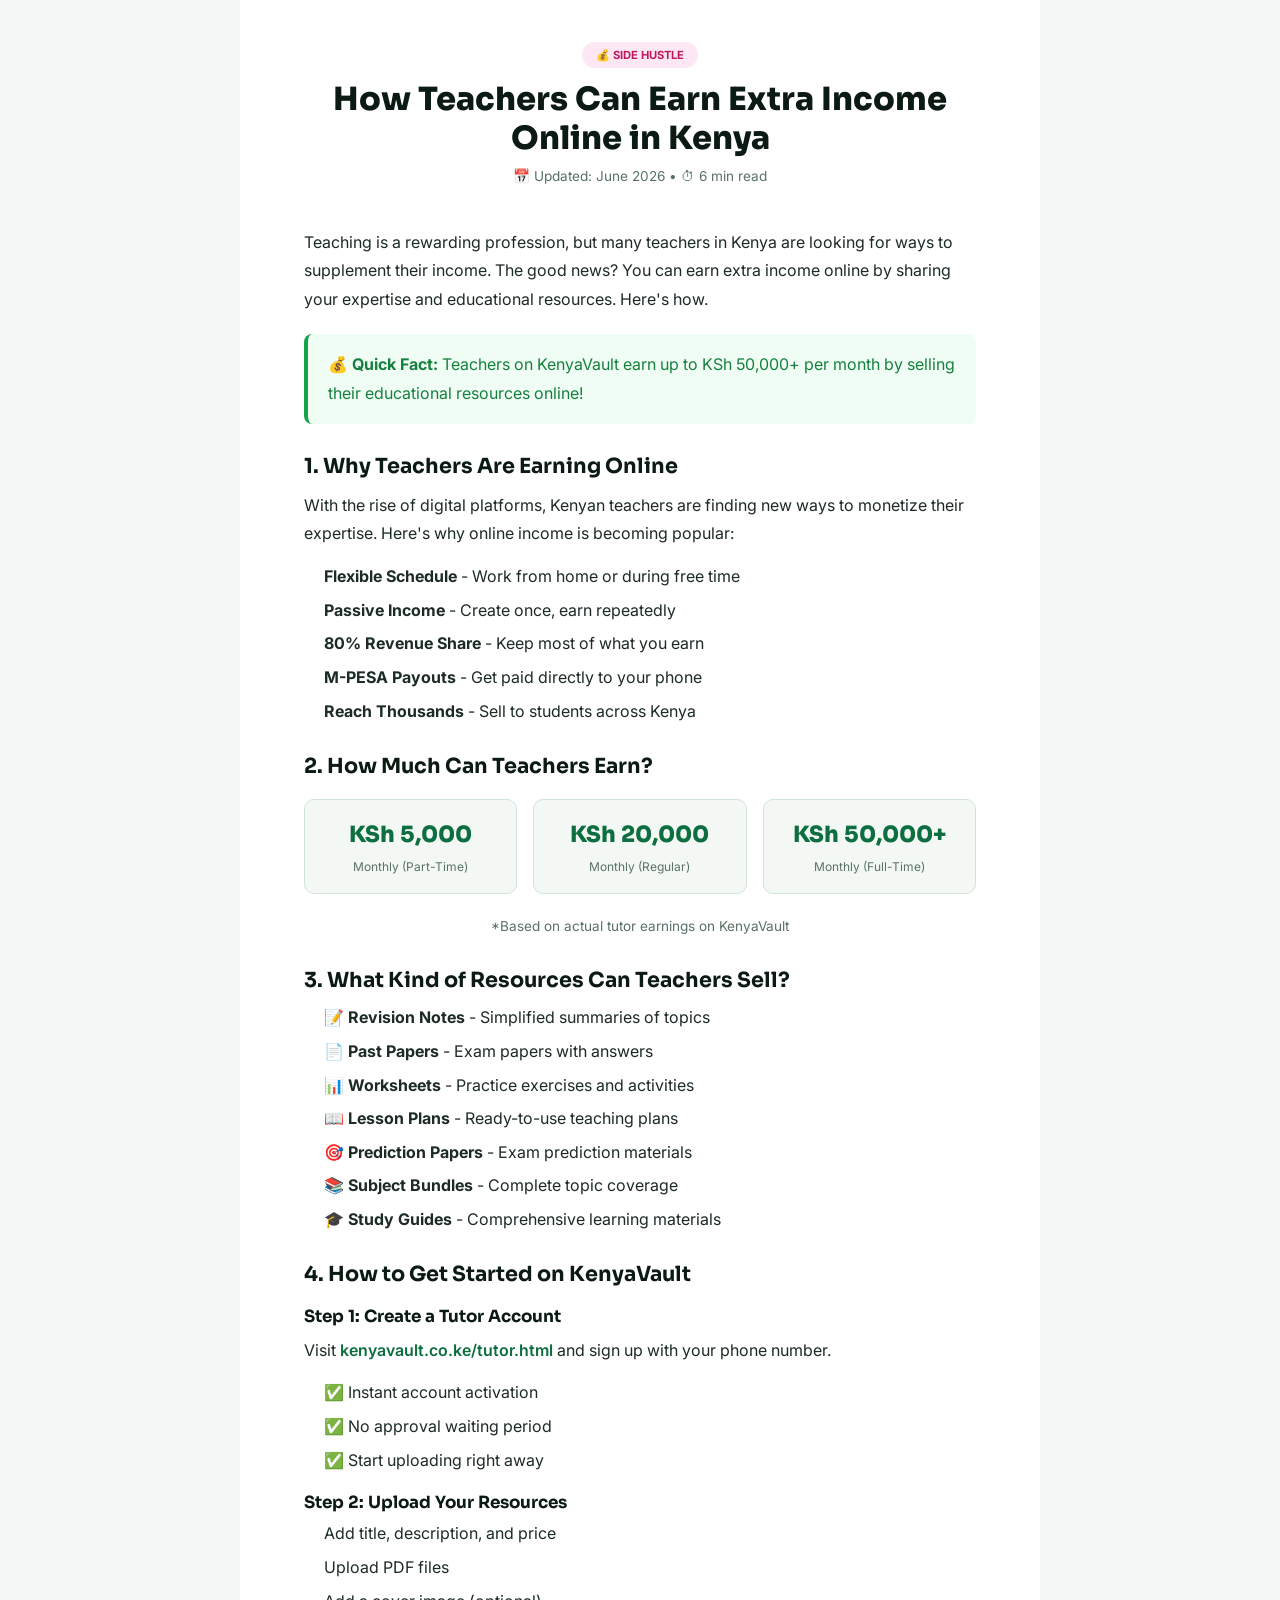
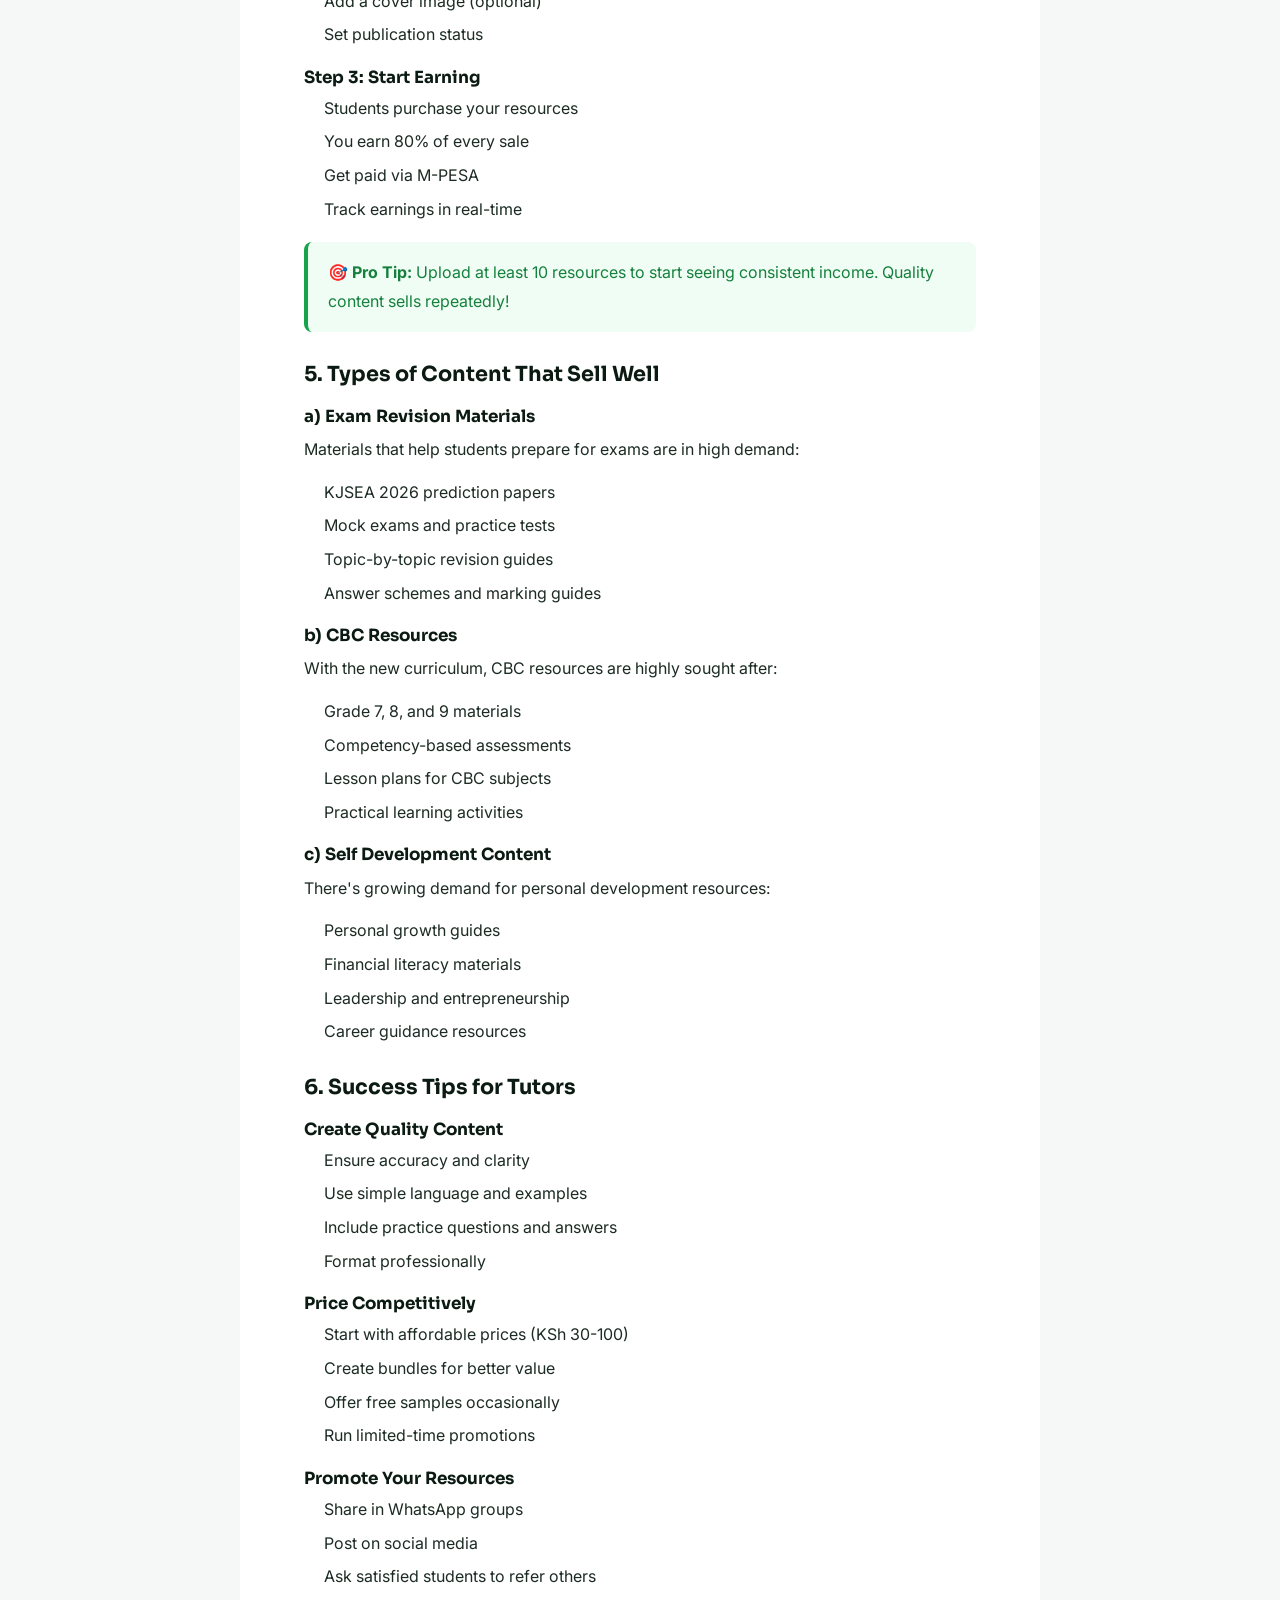
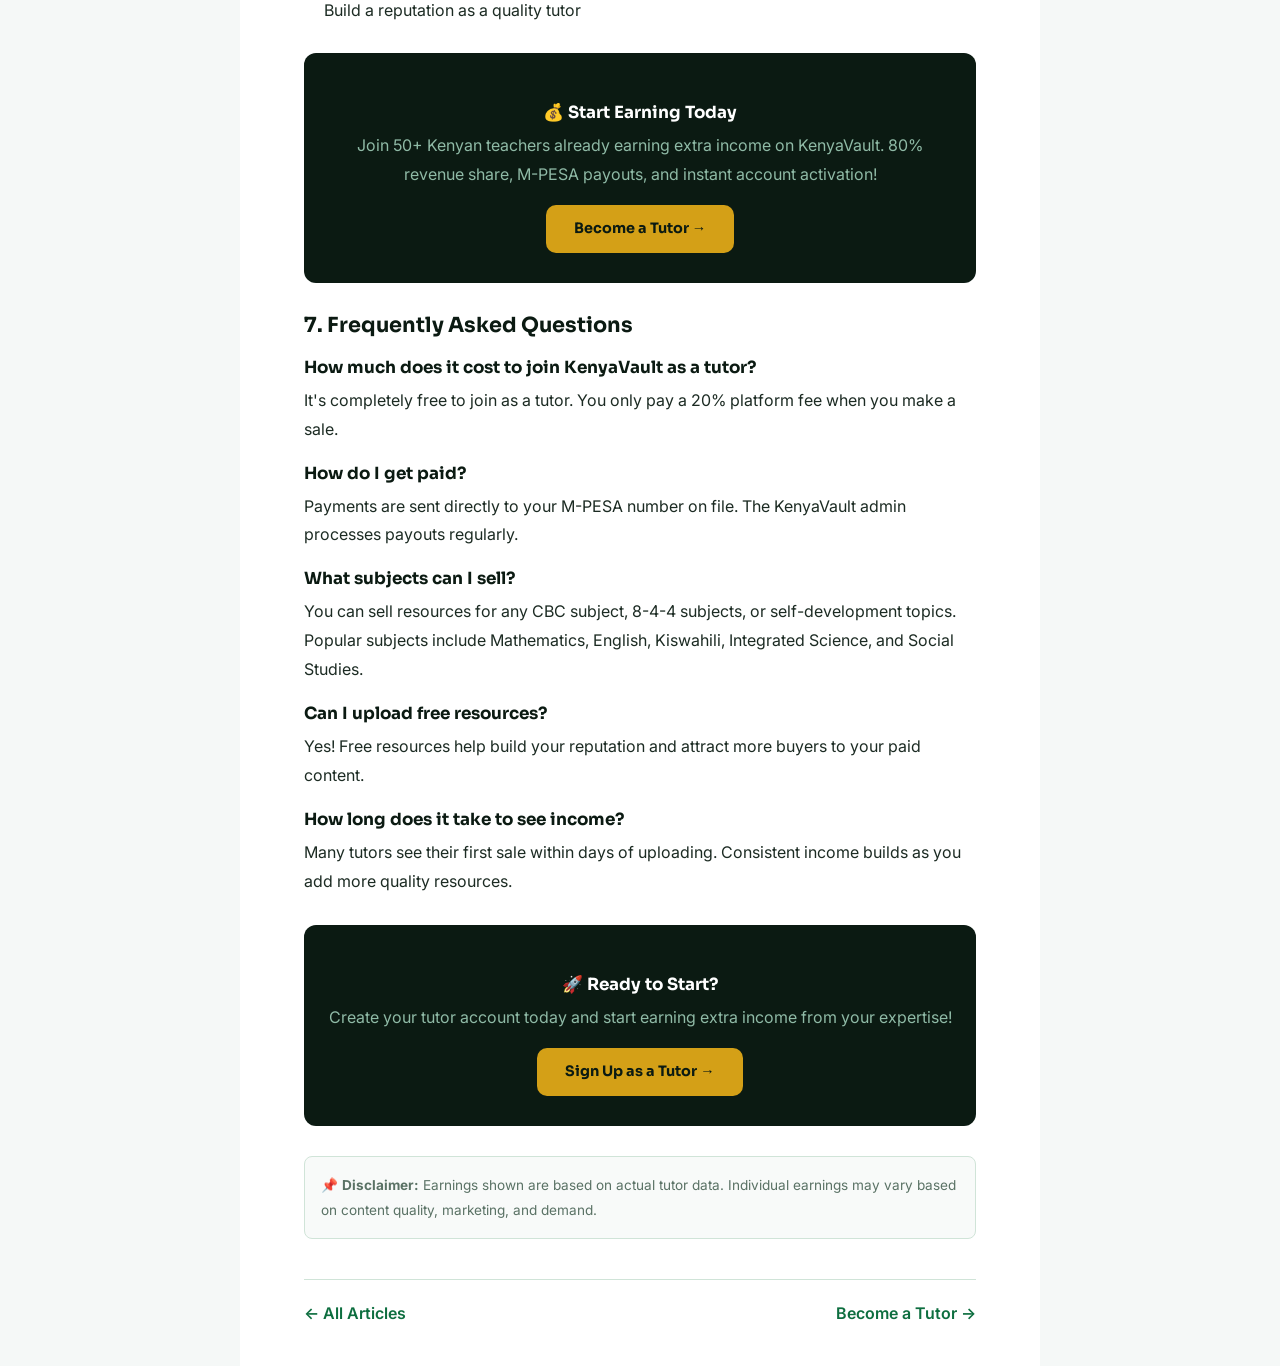
<file: blog-teacher-income.html>
<!-- blog-teacher-income.html -->
<!DOCTYPE html>
<html lang="en">
<head>
    <meta charset="UTF-8" />
    <meta name="viewport" content="width=device-width, initial-scale=1.0" />
    <title>How Teachers Can Earn Extra Income Online in Kenya — KenyaVault</title>
    <meta name="description" content="Discover how Kenyan teachers can earn extra income online by selling educational resources. 80% revenue share, M-PESA payouts, and instant account activation." />
    <meta name="keywords" content="Teacher income Kenya, side hustle Kenya, earn online, tutor income, sell resources online, Kenya teachers" />
    <link rel="preconnect" href="https://fonts.googleapis.com" />
    <link href="https://fonts.googleapis.com/css2?family=Sora:wght@300;400;600;700;800&family=Inter:wght@400;500;600&display=swap" rel="stylesheet" />
    <link rel="stylesheet" href="styles.css" />
    <style>
        body { background: #F5F8F7; }
        .blog-container {
            max-width: 800px;
            margin: 0 auto;
            padding: 40px 5%;
            background: #fff;
        }
        .blog-header { text-align: center; margin-bottom: 40px; }
        .blog-header .tag {
            display: inline-block;
            background: #FCE7F3;
            color: #BE185D;
            padding: 4px 14px;
            border-radius: 99px;
            font-size: 0.7rem;
            font-weight: 700;
            text-transform: uppercase;
            margin-bottom: 12px;
        }
        .blog-header h1 {
            font-family: 'Sora', sans-serif;
            font-weight: 800;
            font-size: 2rem;
            color: var(--dark);
            line-height: 1.2;
        }
        .blog-header .meta {
            color: var(--muted);
            font-size: 0.85rem;
            margin-top: 8px;
        }
        .blog-content h2 {
            font-family: 'Sora', sans-serif;
            font-weight: 700;
            font-size: 1.3rem;
            color: var(--dark);
            margin: 30px 0 12px;
        }
        .blog-content h3 {
            font-family: 'Sora', sans-serif;
            font-weight: 700;
            font-size: 1.05rem;
            color: var(--dark);
            margin: 20px 0 8px;
        }
        .blog-content p {
            color: var(--text);
            line-height: 1.8;
            margin-bottom: 16px;
        }
        .blog-content ul {
            padding-left: 20px;
            margin-bottom: 16px;
        }
        .blog-content ul li {
            margin-bottom: 8px;
            color: var(--text);
            line-height: 1.6;
        }
        .blog-content .highlight-box {
            background: #F0FDF4;
            border-left: 4px solid #16A34A;
            padding: 16px 20px;
            border-radius: 8px;
            margin: 20px 0;
        }
        .blog-content .highlight-box p {
            margin-bottom: 0;
            color: #15803D;
        }
        .blog-content .cta-box {
            background: var(--dark);
            border-radius: 12px;
            padding: 30px 24px;
            text-align: center;
            margin: 30px 0;
        }
        .blog-content .cta-box h3 {
            color: var(--white);
            margin-bottom: 8px;
        }
        .blog-content .cta-box p {
            color: #8FBAA6;
            margin-bottom: 16px;
        }
        .blog-content .cta-box .btn {
            display: inline-block;
            background: var(--gold);
            color: var(--dark);
            padding: 12px 28px;
            border-radius: 10px;
            font-family: 'Sora', sans-serif;
            font-weight: 700;
            font-size: 0.9rem;
            text-decoration: none;
            transition: all 0.3s;
        }
        .blog-content .cta-box .btn:hover {
            background: var(--gold-light);
            transform: translateY(-2px);
        }
        .blog-nav {
            display: flex;
            justify-content: space-between;
            margin-top: 40px;
            padding-top: 20px;
            border-top: 1px solid var(--border);
        }
        .blog-nav a {
            color: var(--green);
            font-weight: 600;
            text-decoration: none;
        }
        .blog-nav a:hover { text-decoration: underline; }
        .earnings-grid {
            display: grid;
            grid-template-columns: 1fr 1fr 1fr;
            gap: 16px;
            margin: 20px 0;
        }
        .earnings-item {
            background: var(--surface);
            padding: 16px;
            border-radius: 10px;
            text-align: center;
            border: 1px solid var(--border);
        }
        .earnings-item .amount {
            font-family: 'Sora', sans-serif;
            font-weight: 800;
            font-size: 1.4rem;
            color: var(--green);
        }
        .earnings-item .label {
            font-size: 0.75rem;
            color: var(--muted);
            margin-top: 4px;
        }
        @media (max-width: 600px) {
            .blog-header h1 { font-size: 1.5rem; }
            .blog-container { padding: 20px 4%; }
            .earnings-grid { grid-template-columns: 1fr 1fr; }
        }
    </style>
</head>
<body>
    <div class="blog-container">
        <div class="blog-header">
            <span class="tag">💰 Side Hustle</span>
            <h1>How Teachers Can Earn Extra Income Online in Kenya</h1>
            <div class="meta">📅 Updated: June 2026 • ⏱ 6 min read</div>
        </div>

        <div class="blog-content">
            <p>Teaching is a rewarding profession, but many teachers in Kenya are looking for ways to supplement their income. The good news? You can earn extra income online by sharing your expertise and educational resources. Here's how.</p>

            <div class="highlight-box">
                <p>💰 <strong>Quick Fact:</strong> Teachers on KenyaVault earn up to KSh 50,000+ per month by selling their educational resources online!</p>
            </div>

            <h2>1. Why Teachers Are Earning Online</h2>
            <p>With the rise of digital platforms, Kenyan teachers are finding new ways to monetize their expertise. Here's why online income is becoming popular:</p>
            <ul>
                <li><strong>Flexible Schedule</strong> - Work from home or during free time</li>
                <li><strong>Passive Income</strong> - Create once, earn repeatedly</li>
                <li><strong>80% Revenue Share</strong> - Keep most of what you earn</li>
                <li><strong>M-PESA Payouts</strong> - Get paid directly to your phone</li>
                <li><strong>Reach Thousands</strong> - Sell to students across Kenya</li>
            </ul>

            <h2>2. How Much Can Teachers Earn?</h2>
            <div class="earnings-grid">
                <div class="earnings-item">
                    <div class="amount">KSh 5,000</div>
                    <div class="label">Monthly (Part-Time)</div>
                </div>
                <div class="earnings-item">
                    <div class="amount">KSh 20,000</div>
                    <div class="label">Monthly (Regular)</div>
                </div>
                <div class="earnings-item">
                    <div class="amount">KSh 50,000+</div>
                    <div class="label">Monthly (Full-Time)</div>
                </div>
            </div>
            <p style="text-align:center;font-size:0.85rem;color:var(--muted);">*Based on actual tutor earnings on KenyaVault</p>

            <h2>3. What Kind of Resources Can Teachers Sell?</h2>
            <ul>
                <li><strong>📝 Revision Notes</strong> - Simplified summaries of topics</li>
                <li><strong>📄 Past Papers</strong> - Exam papers with answers</li>
                <li><strong>📊 Worksheets</strong> - Practice exercises and activities</li>
                <li><strong>📖 Lesson Plans</strong> - Ready-to-use teaching plans</li>
                <li><strong>🎯 Prediction Papers</strong> - Exam prediction materials</li>
                <li><strong>📚 Subject Bundles</strong> - Complete topic coverage</li>
                <li><strong>🎓 Study Guides</strong> - Comprehensive learning materials</li>
            </ul>

            <h2>4. How to Get Started on KenyaVault</h2>

            <h3>Step 1: Create a Tutor Account</h3>
            <p>Visit <a href="tutor.html" style="color:var(--green);font-weight:600;">kenyavault.co.ke/tutor.html</a> and sign up with your phone number.</p>
            <ul>
                <li>✅ Instant account activation</li>
                <li>✅ No approval waiting period</li>
                <li>✅ Start uploading right away</li>
            </ul>

            <h3>Step 2: Upload Your Resources</h3>
            <ul>
                <li>Add title, description, and price</li>
                <li>Upload PDF files</li>
                <li>Add a cover image (optional)</li>
                <li>Set publication status</li>
            </ul>

            <h3>Step 3: Start Earning</h3>
            <ul>
                <li>Students purchase your resources</li>
                <li>You earn 80% of every sale</li>
                <li>Get paid via M-PESA</li>
                <li>Track earnings in real-time</li>
            </ul>

            <div class="highlight-box">
                <p>🎯 <strong>Pro Tip:</strong> Upload at least 10 resources to start seeing consistent income. Quality content sells repeatedly!</p>
            </div>

            <h2>5. Types of Content That Sell Well</h2>

            <h3>a) Exam Revision Materials</h3>
            <p>Materials that help students prepare for exams are in high demand:</p>
            <ul>
                <li>KJSEA 2026 prediction papers</li>
                <li>Mock exams and practice tests</li>
                <li>Topic-by-topic revision guides</li>
                <li>Answer schemes and marking guides</li>
            </ul>

            <h3>b) CBC Resources</h3>
            <p>With the new curriculum, CBC resources are highly sought after:</p>
            <ul>
                <li>Grade 7, 8, and 9 materials</li>
                <li>Competency-based assessments</li>
                <li>Lesson plans for CBC subjects</li>
                <li>Practical learning activities</li>
            </ul>

            <h3>c) Self Development Content</h3>
            <p>There's growing demand for personal development resources:</p>
            <ul>
                <li>Personal growth guides</li>
                <li>Financial literacy materials</li>
                <li>Leadership and entrepreneurship</li>
                <li>Career guidance resources</li>
            </ul>

            <h2>6. Success Tips for Tutors</h2>

            <h3>Create Quality Content</h3>
            <ul>
                <li>Ensure accuracy and clarity</li>
                <li>Use simple language and examples</li>
                <li>Include practice questions and answers</li>
                <li>Format professionally</li>
            </ul>

            <h3>Price Competitively</h3>
            <ul>
                <li>Start with affordable prices (KSh 30-100)</li>
                <li>Create bundles for better value</li>
                <li>Offer free samples occasionally</li>
                <li>Run limited-time promotions</li>
            </ul>

            <h3>Promote Your Resources</h3>
            <ul>
                <li>Share in WhatsApp groups</li>
                <li>Post on social media</li>
                <li>Ask satisfied students to refer others</li>
                <li>Build a reputation as a quality tutor</li>
            </ul>

            <div class="cta-box">
                <h3>💰 Start Earning Today</h3>
                <p>Join 50+ Kenyan teachers already earning extra income on KenyaVault. 80% revenue share, M-PESA payouts, and instant account activation!</p>
                <a href="tutor.html" class="btn">Become a Tutor →</a>
            </div>

            <h2>7. Frequently Asked Questions</h2>

            <h3>How much does it cost to join KenyaVault as a tutor?</h3>
            <p>It's completely free to join as a tutor. You only pay a 20% platform fee when you make a sale.</p>

            <h3>How do I get paid?</h3>
            <p>Payments are sent directly to your M-PESA number on file. The KenyaVault admin processes payouts regularly.</p>

            <h3>What subjects can I sell?</h3>
            <p>You can sell resources for any CBC subject, 8-4-4 subjects, or self-development topics. Popular subjects include Mathematics, English, Kiswahili, Integrated Science, and Social Studies.</p>

            <h3>Can I upload free resources?</h3>
            <p>Yes! Free resources help build your reputation and attract more buyers to your paid content.</p>

            <h3>How long does it take to see income?</h3>
            <p>Many tutors see their first sale within days of uploading. Consistent income builds as you add more quality resources.</p>

            <div class="cta-box">
                <h3>🚀 Ready to Start?</h3>
                <p>Create your tutor account today and start earning extra income from your expertise!</p>
                <a href="tutor.html" class="btn">Sign Up as a Tutor →</a>
            </div>

            <div style="margin-top:30px;padding:16px;background:#F8FAF9;border-radius:8px;border:1px solid var(--border);">
                <p style="font-size:0.85rem;color:var(--muted);margin-bottom:0;">
                    📌 <strong>Disclaimer:</strong> Earnings shown are based on actual tutor data. Individual earnings may vary based on content quality, marketing, and demand.
                </p>
            </div>
        </div>

        <div class="blog-nav">
            <a href="blog.html">← All Articles</a>
            <a href="tutor.html">Become a Tutor →</a>
        </div>
    </div>
</body>
</html>
</file>
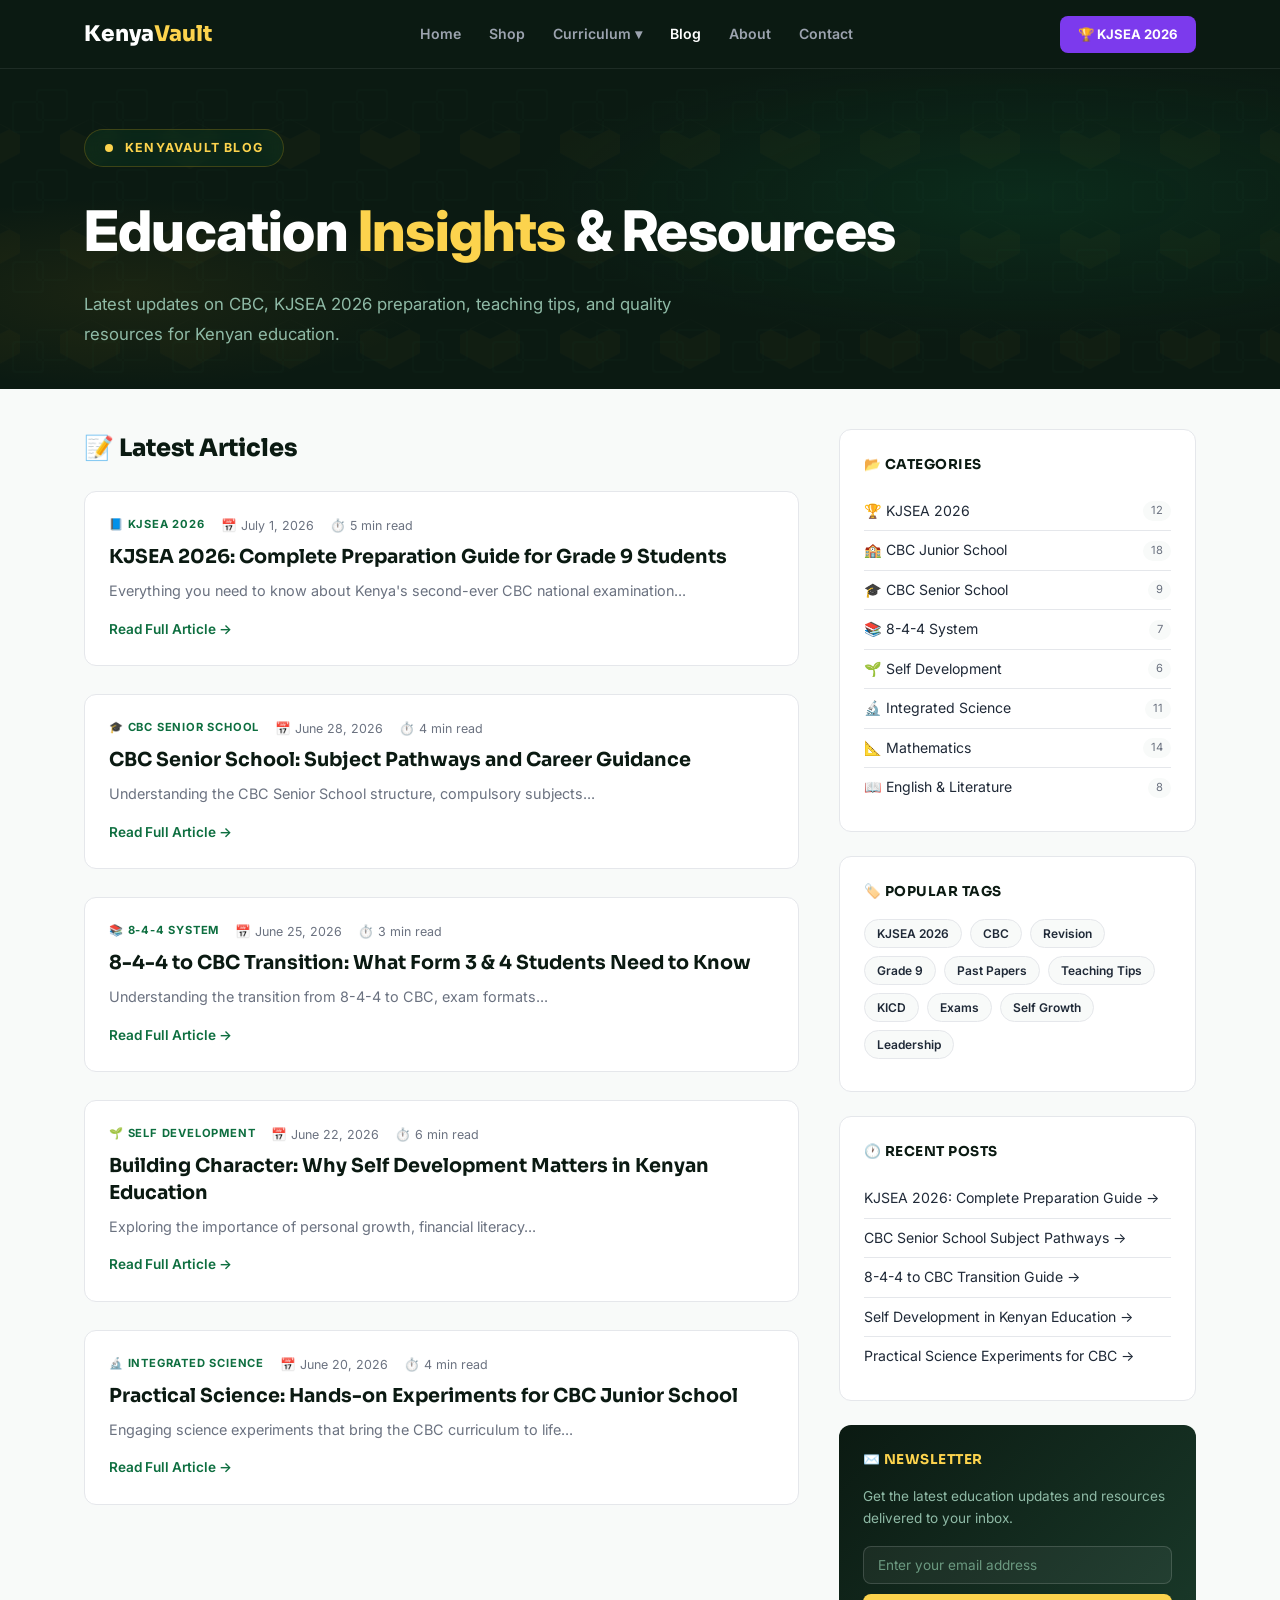
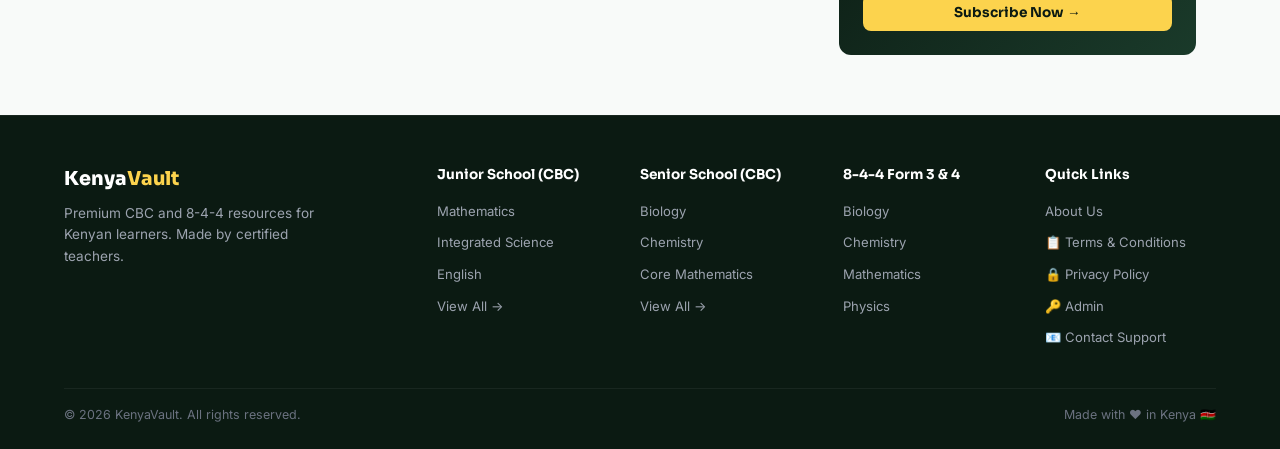
<file: bloghomepage.html>
<!DOCTYPE html>
<html lang="en">
<head>
    <meta charset="UTF-8"/>
    <meta name="viewport" content="width=device-width, initial-scale=1.0"/>
    <title>KenyaVault Blog — Quality Resources for Kenyan Education</title>
    <meta name="description" content="Latest education news, CBC updates, KJSEA 2026 preparation tips, and teaching resources for Kenyan schools."/>
    
    <!-- FONTS -->
    <link rel="preconnect" href="https://fonts.googleapis.com"/>
    <link href="https://fonts.googleapis.com/css2?family=Sora:wght@300;400;600;700;800&family=Inter:wght@400;500;600&display=swap" rel="stylesheet"/>
    
    <!-- ALL STYLES EMBEDDED - NO EXTERNAL CSS FILES -->
    <style>
        /* ── RESET & ROOT ── */
        * { margin: 0; padding: 0; box-sizing: border-box; }
        
        :root {
            --dark: #0B1A12;
            --green: #0D6E3F;
            --green-light: #16A34A;
            --green-pale: #F0FDF4;
            --gold: #D4A017;
            --gold-light: #FCD34D;
            --white: #FFFFFF;
            --surface: #F8FAF9;
            --text: #1F2937;
            --muted: #6B7280;
            --border: #E5E7EB;
            --radius: 12px;
            --shadow-sm: 0 1px 2px rgba(0,0,0,0.05);
            --shadow-md: 0 4px 6px -1px rgba(0,0,0,0.1), 0 2px 4px -1px rgba(0,0,0,0.06);
            --transition: all 0.2s ease;
        }

        body {
            font-family: 'Inter', sans-serif;
            background: var(--surface);
            color: var(--text);
            line-height: 1.6;
        }

        /* ── NAVBAR ── */
        .navbar {
            background: var(--dark);
            border-bottom: 1px solid rgba(255,255,255,0.08);
            position: sticky;
            top: 0;
            z-index: 100;
        }
        .nav-container {
            max-width: 1240px;
            margin: 0 auto;
            padding: 0 5%;
            display: flex;
            align-items: center;
            justify-content: space-between;
            height: 68px;
        }
        .nav-logo {
            font-family: 'Sora', sans-serif;
            font-weight: 800;
            font-size: 1.35rem;
            color: var(--white);
            text-decoration: none;
        }
        .nav-logo span { color: var(--gold-light); }
        .nav-links {
            display: flex;
            gap: 28px;
            list-style: none;
            align-items: center;
        }
        .nav-links a {
            color: #9CA3AF;
            text-decoration: none;
            font-size: 0.88rem;
            font-weight: 600;
            transition: var(--transition);
        }
        .nav-links a:hover,
        .nav-links a.active {
            color: var(--white);
        }
        .nav-dropdown { position: relative; }
        .dropdown-menu {
            display: none;
            position: absolute;
            top: 100%;
            left: 0;
            background: var(--white);
            border-radius: var(--radius);
            padding: 20px;
            min-width: 520px;
            box-shadow: var(--shadow-md);
            border: 1px solid var(--border);
            z-index: 50;
        }
        .nav-dropdown:hover .dropdown-menu { display: flex; gap: 24px; }
        .dropdown-col { flex: 1; }
        .dropdown-heading {
            font-weight: 700;
            font-size: 0.7rem;
            text-transform: uppercase;
            letter-spacing: 1px;
            color: var(--gold);
            margin-bottom: 8px;
        }
        .dropdown-col a {
            display: block;
            padding: 6px 0;
            color: var(--text);
            font-size: 0.82rem;
            font-weight: 500;
            text-decoration: none;
        }
        .dropdown-col a:hover { color: var(--green); }
        .nav-actions { display: flex; align-items: center; gap: 12px; }
        .btn-nav-cta {
            background: var(--green);
            color: var(--white);
            padding: 8px 18px;
            border-radius: 8px;
            font-weight: 700;
            font-size: 0.82rem;
            text-decoration: none;
            transition: var(--transition);
        }
        .btn-nav-cta:hover {
            background: var(--green-light);
            transform: translateY(-1px);
        }
        .hamburger {
            display: none;
            flex-direction: column;
            gap: 4px;
            background: none;
            border: none;
            cursor: pointer;
            padding: 4px;
        }
        .hamburger span {
            width: 24px;
            height: 2px;
            background: var(--white);
            border-radius: 2px;
            transition: var(--transition);
        }

        /* ── BLOG HERO ── */
        .blog-hero {
            background: var(--dark);
            position: relative;
            overflow: hidden;
            padding: 60px 0 40px;
        }
        .blog-hero::before {
            content: '';
            position: absolute;
            inset: 0;
            background-image: 
                url("data:image/svg+xml,%3Csvg width='80' height='80' viewBox='0 0 80 80' xmlns='http://www.w3.org/2000/svg'%3E%3Cg fill='none' fill-rule='evenodd'%3E%3Cg fill='%230D6E3F' fill-opacity='0.04'%3E%3Cpath d='M40 20c-2.2 0-4 1.8-4 4v24c0 2.2 1.8 4 4 4h24c2.2 0 4-1.8 4-4V24c0-2.2-1.8-4-4-4H40zm0 2h24c1.1 0 2 .9 2 2v24c0 1.1-.9 2-2 2H40c-1.1 0-2-.9-2-2V24c0-1.1.9-2 2-2zM16 32c-2.2 0-4 1.8-4 4v24c0 2.2 1.8 4 4 4h24c2.2 0 4-1.8 4-4V36c0-2.2-1.8-4-4-4H16zm0 2h24c1.1 0 2 .9 2 2v24c0 1.1-.9 2-2 2H16c-1.1 0-2-.9-2-2V36c0-1.1.9-2 2-2z'/%3E%3C/g%3E%3C/g%3E%3C/svg%3E"),
                url("data:image/svg+xml,%3Csvg width='100' height='100' viewBox='0 0 100 100' xmlns='http://www.w3.org/2000/svg'%3E%3Cg fill='none' fill-rule='evenodd'%3E%3Cg fill='%23D4A017' fill-opacity='0.03'%3E%3Cpath d='M50 30L20 46l30 16 30-16-30-16zm0 0l-20 10 20 10 20-10-20-10zM20 46v18l30 16 30-16V46l-30 16-30-16z'/%3E%3C/g%3E%3C/g%3E%3C/svg%3E");
            background-size: 80px 80px, 100px 100px;
            background-position: 0 0, 40px 20px;
            pointer-events: none;
        }
        .blog-hero::after {
            content: '';
            position: absolute;
            inset: 0;
            background: 
                radial-gradient(ellipse 60% 70% at 80% 40%, rgba(13,110,63,0.20), transparent 65%),
                radial-gradient(ellipse 40% 50% at 10% 70%, rgba(212,160,23,0.08), transparent 60%);
            pointer-events: none;
        }
        .blog-hero-inner {
            position: relative;
            z-index: 1;
            max-width: 1240px;
            margin: 0 auto;
            padding: 0 5%;
        }
        .blog-hero-badge {
            display: inline-flex;
            align-items: center;
            gap: 12px;
            background: rgba(13,110,63,0.15);
            border: 1px solid rgba(212,160,23,0.25);
            backdrop-filter: blur(8px);
            color: var(--gold-light);
            font-size: 0.78rem;
            font-weight: 700;
            letter-spacing: 1.2px;
            text-transform: uppercase;
            padding: 8px 20px;
            border-radius: 99px;
            margin-bottom: 20px;
        }
        .blog-hero-badge .badge-dot {
            width: 8px;
            height: 8px;
            border-radius: 50%;
            background: var(--gold-light);
            animation: pulse 2s infinite;
        }
        @keyframes pulse {
            0%, 100% { opacity: 1; transform: scale(1); }
            50% { opacity: 0.4; transform: scale(0.8); }
        }
        .blog-hero h1 {
            font-size: clamp(2.2rem, 4.5vw, 3.5rem);
            font-weight: 800;
            color: var(--white);
            margin-bottom: 12px;
            letter-spacing: -0.8px;
        }
        .blog-hero h1 em {
            font-style: normal;
            color: var(--gold-light);
        }
        .blog-hero p {
            color: #8FBAA6;
            font-size: 1.05rem;
            max-width: 600px;
            line-height: 1.8;
        }

        /* ── BLOG CONTENT ── */
        .blog-container {
            max-width: 1240px;
            margin: 0 auto;
            padding: 40px 5% 60px;
            display: grid;
            grid-template-columns: 2fr 1fr;
            gap: 40px;
        }

        /* ── MAIN CONTENT ── */
        .blog-main h2 {
            font-family: 'Sora', sans-serif;
            font-weight: 800;
            font-size: 1.5rem;
            color: var(--dark);
            margin-bottom: 24px;
        }

        .blog-post {
            background: var(--white);
            border-radius: var(--radius);
            border: 1px solid var(--border);
            overflow: hidden;
            margin-bottom: 28px;
            transition: var(--transition);
        }
        .blog-post:hover {
            box-shadow: var(--shadow-md);
            transform: translateY(-2px);
        }
        .blog-post-image {
            width: 100%;
            height: 220px;
            object-fit: cover;
            background: var(--surface);
        }
        .blog-post-content {
            padding: 24px;
        }
        .blog-post-meta {
            display: flex;
            gap: 16px;
            font-size: 0.78rem;
            color: var(--muted);
            margin-bottom: 8px;
            flex-wrap: wrap;
        }
        .blog-post-meta .category {
            font-weight: 700;
            color: var(--green);
            text-transform: uppercase;
            letter-spacing: 0.8px;
            font-size: 0.7rem;
        }
        .blog-post h3 {
            font-family: 'Sora', sans-serif;
            font-weight: 700;
            font-size: 1.2rem;
            color: var(--dark);
            margin-bottom: 8px;
            line-height: 1.4;
        }
        .blog-post h3 a {
            color: var(--dark);
            text-decoration: none;
            transition: var(--transition);
        }
        .blog-post h3 a:hover {
            color: var(--green);
        }
        .blog-post p {
            color: var(--muted);
            font-size: 0.9rem;
            line-height: 1.7;
            margin-bottom: 12px;
        }
        .blog-post .read-more {
            color: var(--green);
            font-weight: 600;
            text-decoration: none;
            font-size: 0.85rem;
            display: inline-flex;
            align-items: center;
            gap: 4px;
            transition: var(--transition);
        }
        .blog-post .read-more:hover {
            color: var(--green-light);
            gap: 8px;
        }

        /* ── SIDEBAR ── */
        .blog-sidebar {
            display: flex;
            flex-direction: column;
            gap: 24px;
        }
        .sidebar-widget {
            background: var(--white);
            border-radius: var(--radius);
            border: 1px solid var(--border);
            padding: 24px;
        }
        .sidebar-widget h4 {
            font-family: 'Sora', sans-serif;
            font-weight: 700;
            font-size: 0.85rem;
            color: var(--dark);
            margin-bottom: 16px;
            text-transform: uppercase;
            letter-spacing: 0.5px;
        }
        .sidebar-widget ul {
            list-style: none;
            padding: 0;
        }
        .sidebar-widget ul li {
            padding: 8px 0;
            border-bottom: 1px solid var(--border);
        }
        .sidebar-widget ul li:last-child {
            border-bottom: none;
        }
        .sidebar-widget ul li a {
            color: var(--text);
            text-decoration: none;
            font-size: 0.88rem;
            transition: var(--transition);
            display: flex;
            align-items: center;
            gap: 8px;
        }
        .sidebar-widget ul li a:hover {
            color: var(--green);
        }
        .sidebar-widget ul li .post-count {
            font-size: 0.7rem;
            color: var(--muted);
            background: var(--surface);
            padding: 1px 8px;
            border-radius: 99px;
            margin-left: auto;
        }
        .sidebar-widget .category-tag {
            display: inline-block;
            padding: 4px 12px;
            border-radius: 99px;
            font-size: 0.75rem;
            font-weight: 600;
            color: var(--text);
            background: var(--surface);
            border: 1px solid var(--border);
            margin: 0 4px 8px 0;
            text-decoration: none;
            transition: var(--transition);
        }
        .sidebar-widget .category-tag:hover {
            background: var(--green);
            color: var(--white);
            border-color: var(--green);
        }

        .newsletter-widget {
            background: linear-gradient(135deg, var(--dark), #1a3a2a);
            color: var(--white);
            border: none;
        }
        .newsletter-widget h4 {
            color: var(--gold-light);
        }
        .newsletter-widget p {
            font-size: 0.85rem;
            color: #8FBAA6;
            margin-bottom: 16px;
        }
        .newsletter-widget input {
            width: 100%;
            padding: 10px 14px;
            border-radius: 8px;
            border: 1px solid rgba(255,255,255,0.15);
            background: rgba(255,255,255,0.05);
            color: var(--white);
            font-family: 'Inter', sans-serif;
            font-size: 0.85rem;
            margin-bottom: 10px;
            outline: none;
            transition: var(--transition);
        }
        .newsletter-widget input:focus {
            border-color: var(--gold-light);
            background: rgba(255,255,255,0.08);
        }
        .newsletter-widget input::placeholder {
            color: #6B9980;
        }
        .newsletter-widget .btn-subscribe {
            width: 100%;
            padding: 10px;
            background: var(--gold-light);
            color: var(--dark);
            border: none;
            border-radius: 8px;
            font-family: 'Sora', sans-serif;
            font-weight: 700;
            font-size: 0.85rem;
            cursor: pointer;
            transition: var(--transition);
        }
        .newsletter-widget .btn-subscribe:hover {
            background: var(--white);
            transform: translateY(-1px);
        }

        /* ── FOOTER ── */
        .footer {
            background: var(--dark);
            color: #9CA3AF;
            padding: 48px 5% 24px;
            border-top: 1px solid rgba(255,255,255,0.06);
        }
        .footer-top {
            max-width: 1240px;
            margin: 0 auto;
            display: grid;
            grid-template-columns: 2fr 1fr 1fr 1fr 1fr;
            gap: 32px;
            padding-bottom: 32px;
            border-bottom: 1px solid rgba(255,255,255,0.06);
        }
        .footer-brand .nav-logo { font-size: 1.2rem; }
        .footer-brand p {
            margin-top: 8px;
            font-size: 0.85rem;
            line-height: 1.6;
            max-width: 280px;
        }
        .footer-col h4 {
            color: var(--white);
            font-family: 'Sora', sans-serif;
            font-size: 0.85rem;
            font-weight: 700;
            margin-bottom: 12px;
        }
        .footer-col ul {
            list-style: none;
            padding: 0;
        }
        .footer-col ul li {
            margin-bottom: 6px;
        }
        .footer-col ul li a {
            color: #9CA3AF;
            text-decoration: none;
            font-size: 0.82rem;
            transition: var(--transition);
        }
        .footer-col ul li a:hover {
            color: var(--gold-light);
        }
        .footer-bottom {
            max-width: 1240px;
            margin: 16px auto 0;
            display: flex;
            justify-content: space-between;
            font-size: 0.78rem;
            color: #6B7280;
        }

        /* ── RESPONSIVE ── */
        @media (max-width: 992px) {
            .footer-top {
                grid-template-columns: 1fr 1fr 1fr;
                gap: 24px;
            }
        }

        @media (max-width: 768px) {
            .nav-links {
                display: none;
                position: absolute;
                top: 68px;
                left: 0;
                right: 0;
                background: var(--dark);
                flex-direction: column;
                padding: 20px;
                gap: 12px;
                border-bottom: 1px solid rgba(255,255,255,0.08);
            }
            .nav-links.open { display: flex; }
            .hamburger { display: flex; }
            .dropdown-menu {
                position: static;
                min-width: auto;
                flex-direction: column;
                padding: 12px;
                margin-top: 8px;
            }
            .nav-dropdown:hover .dropdown-menu { flex-direction: column; }
            .btn-nav-cta { display: none; }

            .blog-container {
                grid-template-columns: 1fr;
                padding: 24px 5% 40px;
            }
            .blog-hero { padding: 40px 0 28px; }
            .blog-post-image { height: 160px; }
            .footer-top {
                grid-template-columns: 1fr 1fr;
                gap: 24px;
            }
            .footer-bottom {
                flex-direction: column;
                gap: 8px;
                text-align: center;
            }
        }

        @media (max-width: 480px) {
            .footer-top { grid-template-columns: 1fr; }
            .blog-post-content { padding: 16px; }
            .blog-hero h1 { font-size: 1.8rem; }
        }
    </style>
</head>
<body>

<!-- ════════════ NAVBAR ════════════ -->
<nav class="navbar" id="navbar">
    <div class="nav-container">
        <a class="nav-logo" href="/">Kenya<span>Vault</span></a>
        <ul class="nav-links" id="navLinks">
            <li><a href="/">Home</a></li>
            <li><a href="/shop.html">Shop</a></li>
            <li class="nav-dropdown">
                <a href="#">Curriculum ▾</a>
                <div class="dropdown-menu">
                    <div class="dropdown-col">
                        <div class="dropdown-heading">CBC</div>
                        <a href="/shop.html?level=kjsea">🏆 KJSEA 2026 (Grade 9)</a>
                        <a href="/shop.html?level=junior">🏫 Junior School (Gr 7–9)</a>
                        <a href="/shop.html?level=senior">🎓 Senior School (Gr 10–12)</a>
                    </div>
                    <div class="dropdown-col">
                        <div class="dropdown-heading">8-4-4</div>
                        <a href="/shop.html?level=844">📚 Form 3 & 4 (Until 2028)</a>
                    </div>
                    <div class="dropdown-col">
                        <div class="dropdown-heading">🌱 Self Development</div>
                        <a href="/shop.html?level=self-development&subject=personal-growth">📖 Personal Growth</a>
                        <a href="/shop.html?level=self-development&subject=financial-literacy">💰 Financial Literacy</a>
                        <a href="/shop.html?level=self-development&subject=leadership">🏆 Leadership</a>
                    </div>
                </div>
            </li>
            <li><a href="/bloghomepage.html" class="active">Blog</a></li>
            <li><a href="/about.html">About</a></li>
            <li><a href="/contact.html">Contact</a></li>
        </ul>
        <div class="nav-actions">
            <a href="/shop.html?level=kjsea" class="btn-nav-cta" style="background:#7C3AED;">🏆 KJSEA 2026</a>
            <button class="hamburger" id="hamburger"><span></span><span></span><span></span></button>
        </div>
    </div>
</nav>

<!-- ════════════ BLOG HERO ════════════ -->
<div class="blog-hero">
    <div class="blog-hero-inner">
        <div class="blog-hero-badge">
            <span class="badge-dot"></span>
            <span>KENYAVAULT BLOG</span>
        </div>
        <h1>Education <em>Insights</em> & Resources</h1>
        <p>Latest updates on CBC, KJSEA 2026 preparation, teaching tips, and quality resources for Kenyan education.</p>
    </div>
</div>

<!-- ════════════ BLOG CONTENT ════════════ -->
<div class="blog-container">

    <!-- ... existing code ... -->

<div class="blog-main">
    <h2>📝 Latest Articles</h2>

    <!-- Blog Post 1 -->
    <article class="blog-post">
        <!-- ... post content ... -->
        <div class="blog-post-content">
            <div class="blog-post-meta">
                <span class="category">📘 KJSEA 2026</span>
                <span>📅 July 1, 2026</span>
                <span>⏱️ 5 min read</span>
            </div>
            <h3><a href="/blog/kjsea-2026-complete-preparation-guide.html">KJSEA 2026: Complete Preparation Guide for Grade 9 Students</a></h3>
            <p>Everything you need to know about Kenya's second-ever CBC national examination...</p>
            <!-- ✅ FIXED: Correct link to the article -->
            <a href="kjsea-2026-complete-preparation-guide.html" class="read-more">Read Full Article →</a>
        </div>
    </article>

    <!-- Blog Post 2 -->
    <article class="blog-post">
        <!-- ... post content ... -->
        <div class="blog-post-content">
            <div class="blog-post-meta">
                <span class="category">🎓 CBC Senior School</span>
                <span>📅 June 28, 2026</span>
                <span>⏱️ 4 min read</span>
            </div>
            <h3><a href="/blog/cbc-senior-school-subject-pathways.html">CBC Senior School: Subject Pathways and Career Guidance</a></h3>
            <p>Understanding the CBC Senior School structure, compulsory subjects...</p>
            <!-- ✅ FIXED: Correct link to the article -->
            <a href="/blog/cbc-senior-school-subject-pathways.html" class="read-more">Read Full Article →</a>
        </div>
    </article>

    <!-- Blog Post 3 -->
    <article class="blog-post">
        <!-- ... post content ... -->
        <div class="blog-post-content">
            <div class="blog-post-meta">
                <span class="category">📚 8-4-4 System</span>
                <span>📅 June 25, 2026</span>
                <span>⏱️ 3 min read</span>
            </div>
            <h3><a href="/blog/844-to-cbc-transition-guide.html">8-4-4 to CBC Transition: What Form 3 & 4 Students Need to Know</a></h3>
            <p>Understanding the transition from 8-4-4 to CBC, exam formats...</p>
            <!-- ✅ FIXED: Correct link to the article -->
            <a href="/blog/844-to-cbc-transition-guide.html" class="read-more">Read Full Article →</a>
        </div>
    </article>

    <!-- Blog Post 4 -->
    <article class="blog-post">
        <!-- ... post content ... -->
        <div class="blog-post-content">
            <div class="blog-post-meta">
                <span class="category">🌱 Self Development</span>
                <span>📅 June 22, 2026</span>
                <span>⏱️ 6 min read</span>
            </div>
            <h3><a href="/blog/self-development-in-kenyan-education.html">Building Character: Why Self Development Matters in Kenyan Education</a></h3>
            <p>Exploring the importance of personal growth, financial literacy...</p>
            <!-- ✅ FIXED: Correct link to the article -->
            <a href="/blog/self-development-in-kenyan-education.html" class="read-more">Read Full Article →</a>
        </div>
    </article>

    <!-- Blog Post 5 -->
    <article class="blog-post">
        <!-- ... post content ... -->
        <div class="blog-post-content">
            <div class="blog-post-meta">
                <span class="category">🔬 Integrated Science</span>
                <span>📅 June 20, 2026</span>
                <span>⏱️ 4 min read</span>
            </div>
            <h3><a href="/blog/practical-science-experiments-cbc.html">Practical Science: Hands-on Experiments for CBC Junior School</a></h3>
            <p>Engaging science experiments that bring the CBC curriculum to life...</p>
            <!-- ✅ FIXED: Correct link to the article -->
            <a href="/blog/practical-science-experiments-cbc.html" class="read-more">Read Full Article →</a>
        </div>
    </article>

</div>
<!-- ... existing code ... -->

    <!-- SIDEBAR -->
    <aside class="blog-sidebar">

        <!-- Categories Widget -->
        <div class="sidebar-widget">
            <h4>📂 Categories</h4>
            <ul>
                <li><a href="#">🏆 KJSEA 2026 <span class="post-count">12</span></a></li>
                <li><a href="#">🏫 CBC Junior School <span class="post-count">18</span></a></li>
                <li><a href="#">🎓 CBC Senior School <span class="post-count">9</span></a></li>
                <li><a href="#">📚 8-4-4 System <span class="post-count">7</span></a></li>
                <li><a href="#">🌱 Self Development <span class="post-count">6</span></a></li>
                <li><a href="#">🔬 Integrated Science <span class="post-count">11</span></a></li>
                <li><a href="#">📐 Mathematics <span class="post-count">14</span></a></li>
                <li><a href="#">📖 English & Literature <span class="post-count">8</span></a></li>
            </ul>
        </div>

        <!-- Tags Widget -->
        <div class="sidebar-widget">
            <h4>🏷️ Popular Tags</h4>
            <div>
                <a href="#" class="category-tag">KJSEA 2026</a>
                <a href="#" class="category-tag">CBC</a>
                <a href="#" class="category-tag">Revision</a>
                <a href="#" class="category-tag">Grade 9</a>
                <a href="#" class="category-tag">Past Papers</a>
                <a href="#" class="category-tag">Teaching Tips</a>
                <a href="#" class="category-tag">KICD</a>
                <a href="#" class="category-tag">Exams</a>
                <a href="#" class="category-tag">Self Growth</a>
                <a href="#" class="category-tag">Leadership</a>
            </div>
        </div>

        <!-- Recent Posts Widget -->
        <div class="sidebar-widget">
            <h4>🕐 Recent Posts</h4>
            <ul>
                <li><a href="#">KJSEA 2026: Complete Preparation Guide →</a></li>
                <li><a href="#">CBC Senior School Subject Pathways →</a></li>
                <li><a href="#">8-4-4 to CBC Transition Guide →</a></li>
                <li><a href="#">Self Development in Kenyan Education →</a></li>
                <li><a href="#">Practical Science Experiments for CBC →</a></li>
            </ul>
        </div>

        <!-- Newsletter Widget -->
        <div class="sidebar-widget newsletter-widget">
            <h4>✉️ Newsletter</h4>
            <p>Get the latest education updates and resources delivered to your inbox.</p>
            <input type="email" placeholder="Enter your email address"/>
            <button class="btn-subscribe">Subscribe Now →</button>
        </div>

    </aside>

</div>

<!-- ════════════ FOOTER ════════════ -->
<footer class="footer">
    <div class="footer-top">
        <div class="footer-brand">
            <a class="nav-logo" href="/">Kenya<span>Vault</span></a>
            <p>Premium CBC and 8-4-4 resources for Kenyan learners. Made by certified teachers.</p>
        </div>
        <div class="footer-col">
            <h4>Junior School (CBC)</h4>
            <ul>
                <li><a href="/shop.html?level=junior&subject=mathematics">Mathematics</a></li>
                <li><a href="/shop.html?level=junior&subject=integrated-science">Integrated Science</a></li>
                <li><a href="/shop.html?level=junior&subject=english">English</a></li>
                <li><a href="/shop.html?level=junior">View All →</a></li>
            </ul>
        </div>
        <div class="footer-col">
            <h4>Senior School (CBC)</h4>
            <ul>
                <li><a href="/shop.html?level=senior&subject=biology">Biology</a></li>
                <li><a href="/shop.html?level=senior&subject=chemistry">Chemistry</a></li>
                <li><a href="/shop.html?level=senior&subject=core-mathematics">Core Mathematics</a></li>
                <li><a href="/shop.html?level=senior">View All →</a></li>
            </ul>
        </div>
        <div class="footer-col">
            <h4>8-4-4 Form 3 & 4</h4>
            <ul>
                <li><a href="/shop.html?level=844&subject=biology">Biology</a></li>
                <li><a href="/shop.html?level=844&subject=chemistry">Chemistry</a></li>
                <li><a href="/shop.html?level=844&subject=mathematics">Mathematics</a></li>
                <li><a href="/shop.html?level=844&subject=physics">Physics</a></li>
            </ul>
        </div>
        <div class="footer-col">
            <h4>Quick Links</h4>
            <ul>
                <li><a href="/about.html">About Us</a></li>
                <li><a href="/terms.html">📋 Terms &amp; Conditions</a></li>
                <li><a href="/privacy.html">🔒 Privacy Policy</a></li>
                <li><a href="/admin.html">🔑 Admin</a></li>
                <li><a href="mailto:adminnexalearn@gmail.com">📧 Contact Support</a></li>
            </ul>
        </div>
    </div>
    <div class="footer-bottom">
        <span>© 2026 KenyaVault. All rights reserved.</span>
        <span>Made with ❤️ in Kenya 🇰🇪</span>
    </div>
</footer>

<script>
    // ── HAMBURGER MENU ──
    document.getElementById('hamburger').addEventListener('click', function() {
        document.getElementById('navLinks').classList.toggle('open');
    });

    // ── NEWSLETTER SUBSCRIPTION ──
    document.querySelector('.btn-subscribe')?.addEventListener('click', function() {
        const emailInput = this.previousElementSibling;
        const email = emailInput.value.trim();
        
        if (!email || !email.includes('@')) {
            emailInput.style.borderColor = '#DC2626';
            alert('Please enter a valid email address.');
            return;
        }
        
        emailInput.style.borderColor = '';
        alert('✅ Thank you for subscribing! You\'ll receive our latest updates.');
        emailInput.value = '';
    });

    // ── CLOSE DROPDOWN ON MOBILE ──
    document.querySelectorAll('.dropdown-menu a').forEach(function(link) {
        link.addEventListener('click', function() {
            if (window.innerWidth <= 768) {
                document.getElementById('navLinks').classList.remove('open');
            }
        });
    });
</script>

</body>
</html>
</file>
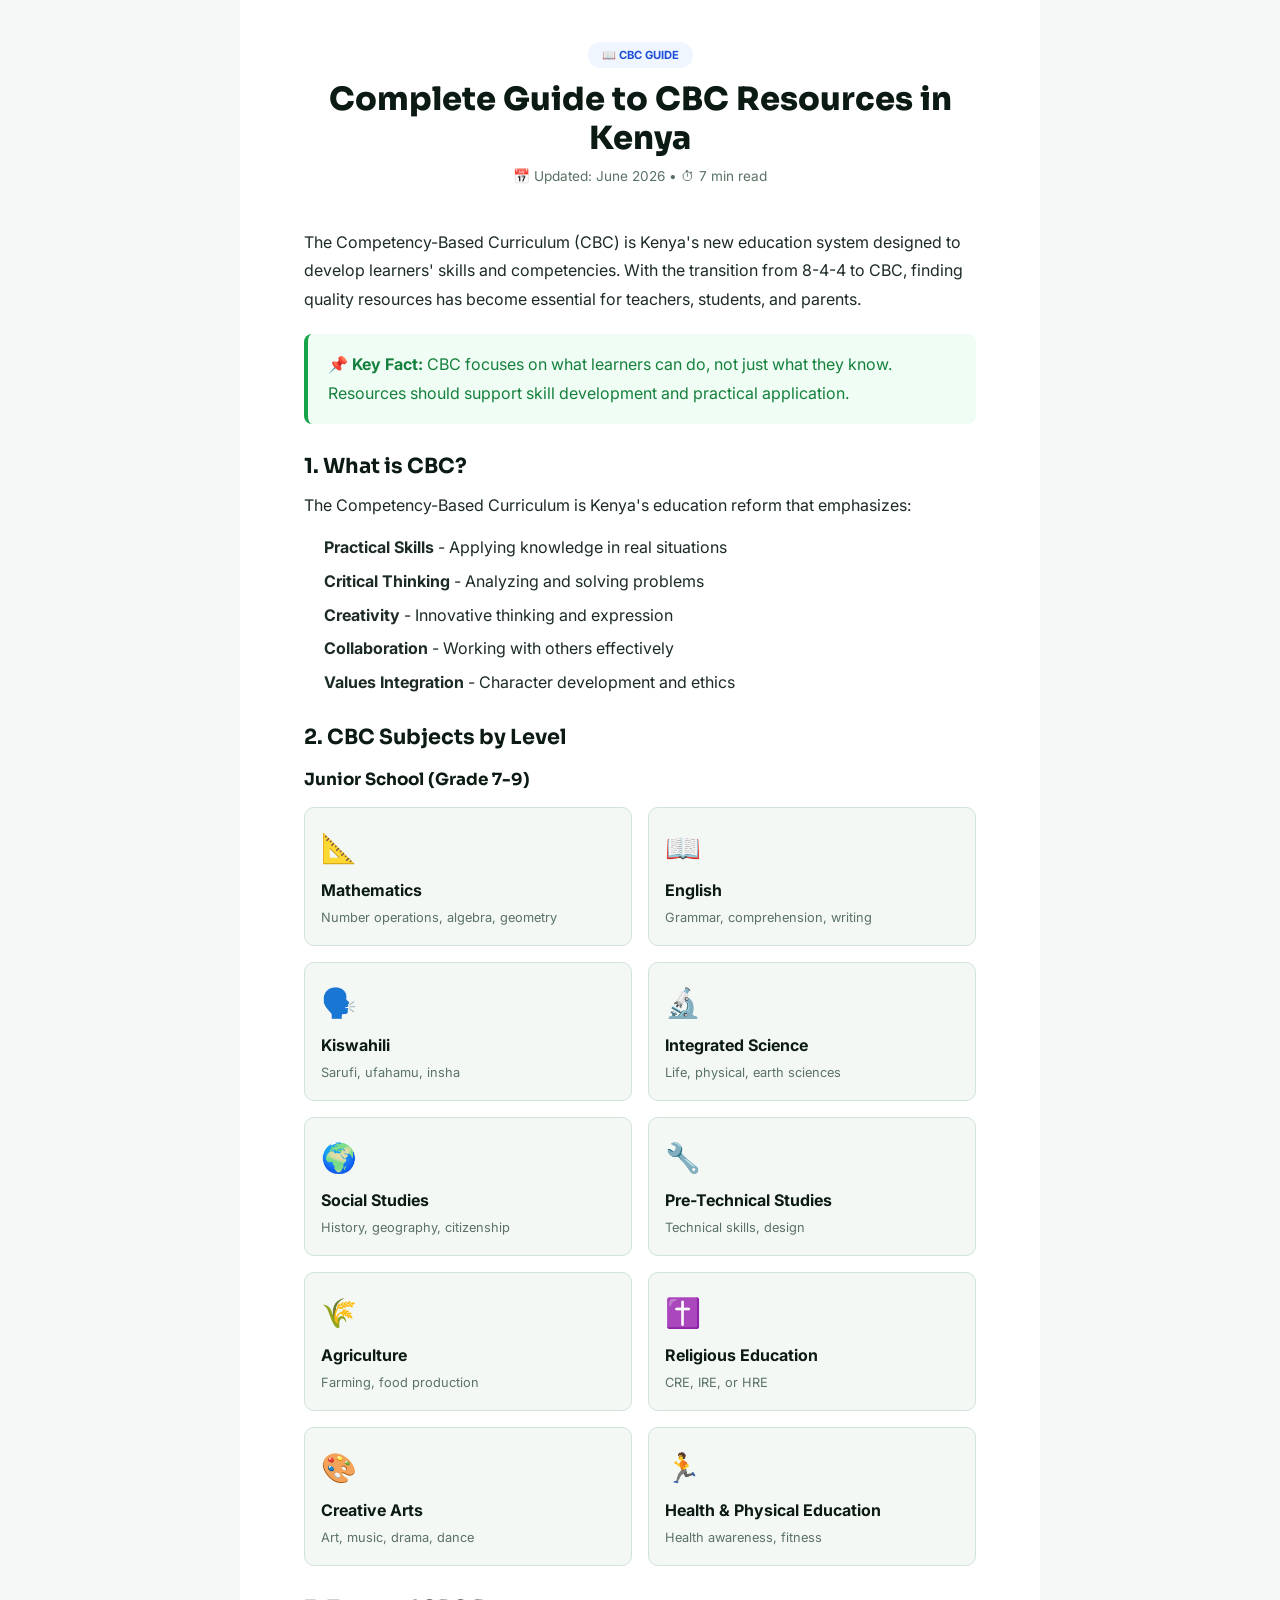
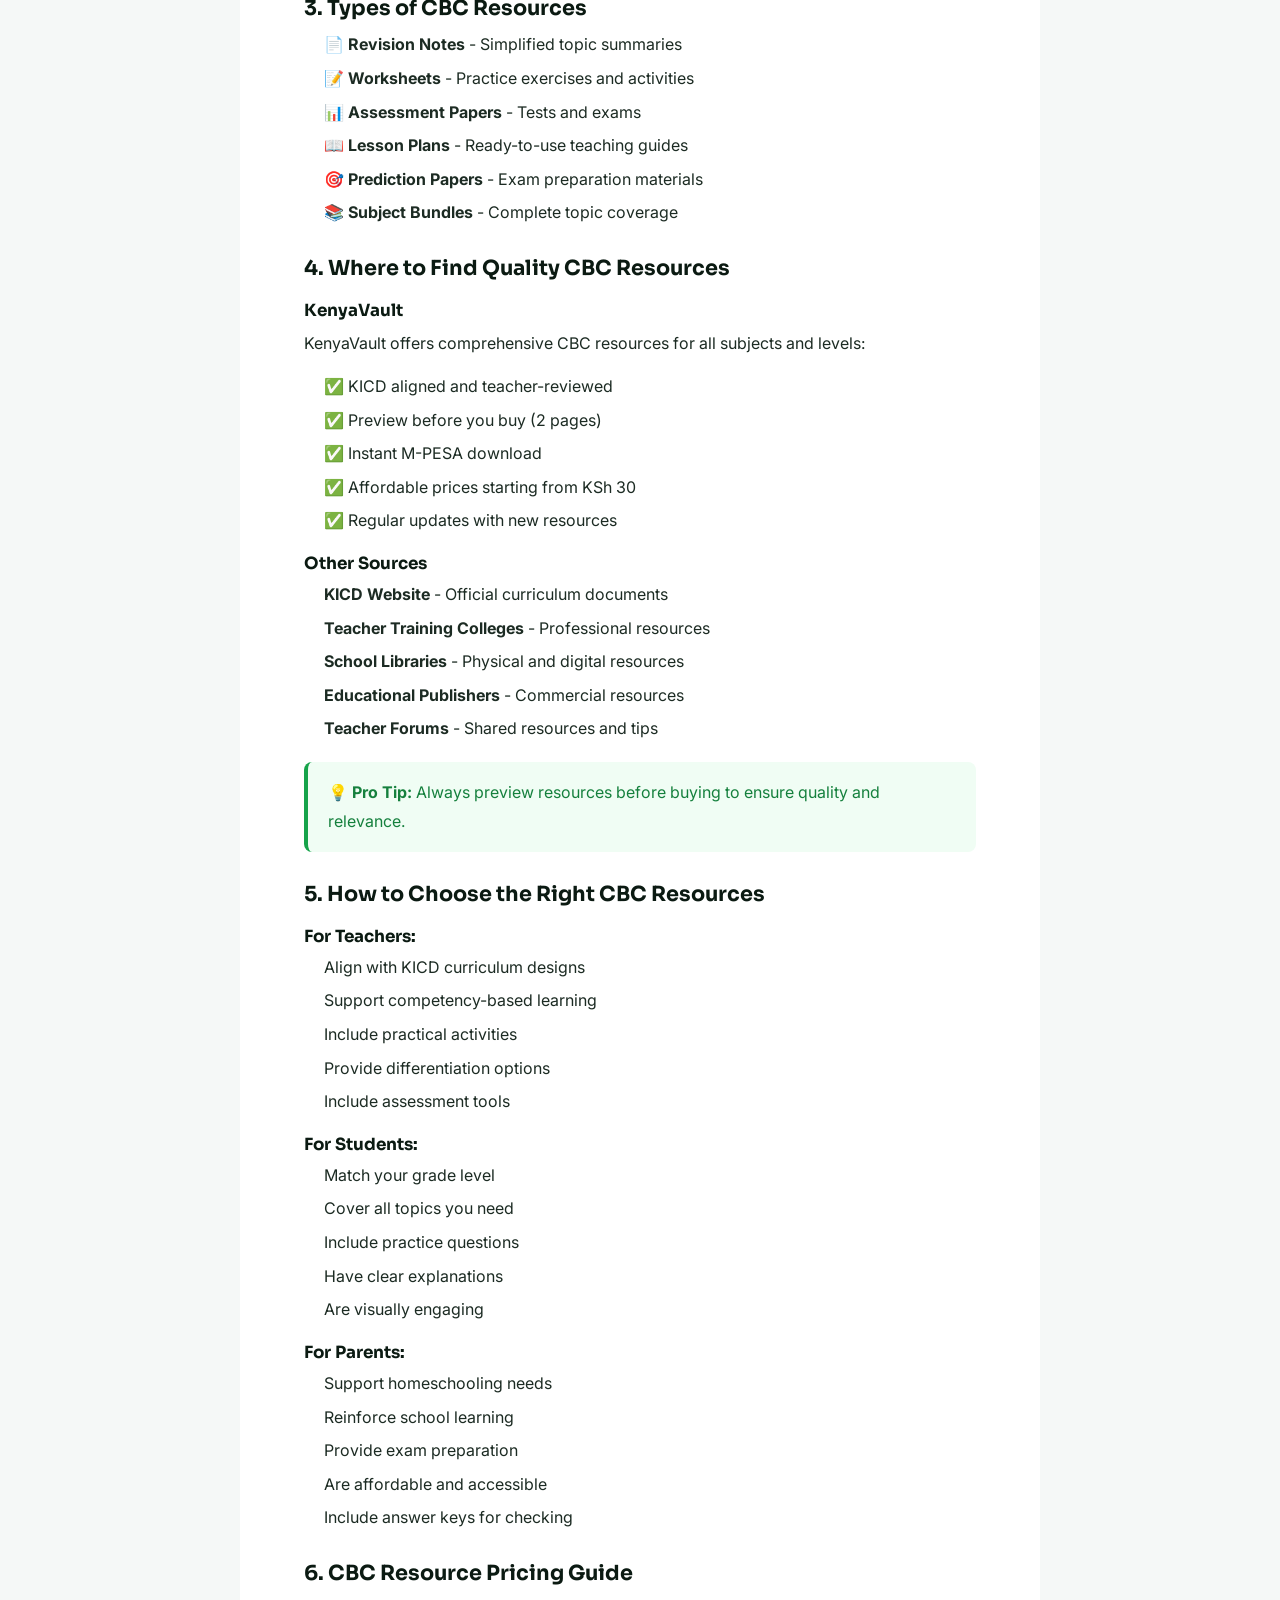
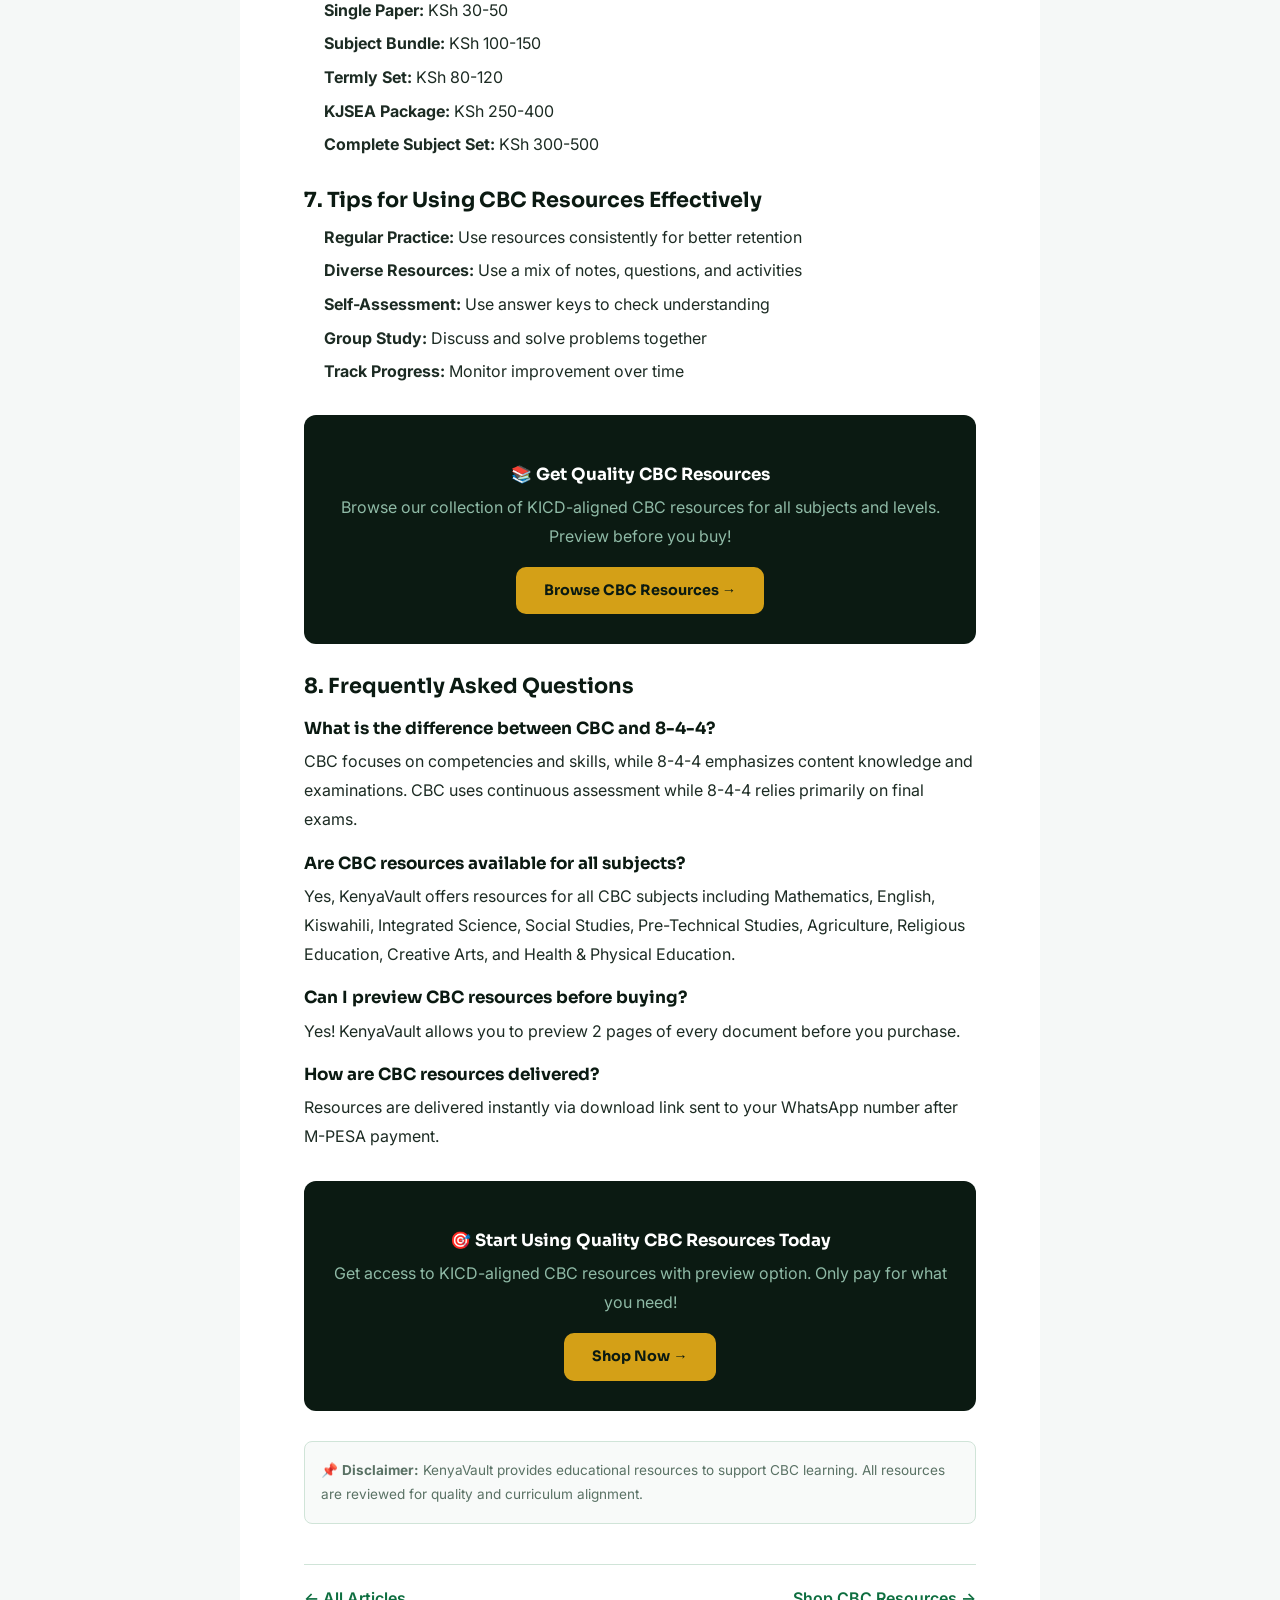
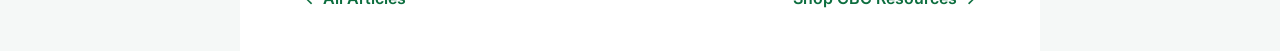
<file: cbc-resources-guide.html>
<!DOCTYPE html>
<html lang="en">
<head>
    <meta charset="UTF-8" />
    <meta name="viewport" content="width=device-width, initial-scale=1.0" />
    <title>Complete Guide to CBC Resources in Kenya — KenyaVault</title>
    <meta name="description" content="Complete guide to CBC resources in Kenya. Find out where to get quality CBC materials, how to choose the right resources, and tips for using them effectively." />
    <meta name="keywords" content="CBC resources Kenya, CBC teaching materials, Competency Based Curriculum, CBC Grade 7, Grade 8 resources, CBC assessment" />
    <link rel="preconnect" href="https://fonts.googleapis.com" />
    <link href="https://fonts.googleapis.com/css2?family=Sora:wght@300;400;600;700;800&family=Inter:wght@400;500;600&display=swap" rel="stylesheet" />
    <link rel="stylesheet" href="../styles.css" />
    <style>
        body { background: #F5F8F7; }
        .blog-container {
            max-width: 800px;
            margin: 0 auto;
            padding: 40px 5%;
            background: #fff;
        }
        .blog-header { text-align: center; margin-bottom: 40px; }
        .blog-header .tag {
            display: inline-block;
            background: #EFF6FF;
            color: #1D4ED8;
            padding: 4px 14px;
            border-radius: 99px;
            font-size: 0.7rem;
            font-weight: 700;
            text-transform: uppercase;
            margin-bottom: 12px;
        }
        .blog-header h1 {
            font-family: 'Sora', sans-serif;
            font-weight: 800;
            font-size: 2rem;
            color: var(--dark);
            line-height: 1.2;
        }
        .blog-header .meta {
            color: var(--muted);
            font-size: 0.85rem;
            margin-top: 8px;
        }
        .blog-content h2 {
            font-family: 'Sora', sans-serif;
            font-weight: 700;
            font-size: 1.3rem;
            color: var(--dark);
            margin: 30px 0 12px;
        }
        .blog-content h3 {
            font-family: 'Sora', sans-serif;
            font-weight: 700;
            font-size: 1.05rem;
            color: var(--dark);
            margin: 20px 0 8px;
        }
        .blog-content p {
            color: var(--text);
            line-height: 1.8;
            margin-bottom: 16px;
        }
        .blog-content ul {
            padding-left: 20px;
            margin-bottom: 16px;
        }
        .blog-content ul li {
            margin-bottom: 8px;
            color: var(--text);
            line-height: 1.6;
        }
        .blog-content .highlight-box {
            background: #F0FDF4;
            border-left: 4px solid #16A34A;
            padding: 16px 20px;
            border-radius: 8px;
            margin: 20px 0;
        }
        .blog-content .highlight-box p {
            margin-bottom: 0;
            color: #15803D;
        }
        .blog-content .cta-box {
            background: var(--dark);
            border-radius: 12px;
            padding: 30px 24px;
            text-align: center;
            margin: 30px 0;
        }
        .blog-content .cta-box h3 {
            color: var(--white);
            margin-bottom: 8px;
        }
        .blog-content .cta-box p {
            color: #8FBAA6;
            margin-bottom: 16px;
        }
        .blog-content .cta-box .btn {
            display: inline-block;
            background: var(--gold);
            color: var(--dark);
            padding: 12px 28px;
            border-radius: 10px;
            font-family: 'Sora', sans-serif;
            font-weight: 700;
            font-size: 0.9rem;
            text-decoration: none;
            transition: all 0.3s;
        }
        .blog-content .cta-box .btn:hover {
            background: var(--gold-light);
            transform: translateY(-2px);
        }
        .blog-nav {
            display: flex;
            justify-content: space-between;
            margin-top: 40px;
            padding-top: 20px;
            border-top: 1px solid var(--border);
        }
        .blog-nav a {
            color: var(--green);
            font-weight: 600;
            text-decoration: none;
        }
        .blog-nav a:hover { text-decoration: underline; }
        .cbc-grid {
            display: grid;
            grid-template-columns: 1fr 1fr;
            gap: 16px;
            margin: 16px 0;
        }
        .cbc-item {
            background: var(--surface);
            padding: 16px;
            border-radius: 10px;
            border: 1px solid var(--border);
        }
        .cbc-item .icon { font-size: 1.8rem; display: block; margin-bottom: 6px; }
        .cbc-item .name { font-weight: 700; color: var(--dark); }
        .cbc-item .desc { font-size: 0.8rem; color: var(--muted); margin-top: 4px; }
        @media (max-width: 600px) {
            .blog-header h1 { font-size: 1.5rem; }
            .blog-container { padding: 20px 4%; }
            .cbc-grid { grid-template-columns: 1fr; }
        }
    </style>
</head>
<body>
    <div class="blog-container">
        <div class="blog-header">
            <span class="tag">📖 CBC Guide</span>
            <h1>Complete Guide to CBC Resources in Kenya</h1>
            <div class="meta">📅 Updated: June 2026 • ⏱ 7 min read</div>
        </div>

        <div class="blog-content">
            <p>The Competency-Based Curriculum (CBC) is Kenya's new education system designed to develop learners' skills and competencies. With the transition from 8-4-4 to CBC, finding quality resources has become essential for teachers, students, and parents.</p>

            <div class="highlight-box">
                <p>📌 <strong>Key Fact:</strong> CBC focuses on what learners can do, not just what they know. Resources should support skill development and practical application.</p>
            </div>

            <h2>1. What is CBC?</h2>
            <p>The Competency-Based Curriculum is Kenya's education reform that emphasizes:</p>
            <ul>
                <li><strong>Practical Skills</strong> - Applying knowledge in real situations</li>
                <li><strong>Critical Thinking</strong> - Analyzing and solving problems</li>
                <li><strong>Creativity</strong> - Innovative thinking and expression</li>
                <li><strong>Collaboration</strong> - Working with others effectively</li>
                <li><strong>Values Integration</strong> - Character development and ethics</li>
            </ul>

            <h2>2. CBC Subjects by Level</h2>

            <h3>Junior School (Grade 7-9)</h3>
            <div class="cbc-grid">
                <div class="cbc-item"><span class="icon">📐</span><div class="name">Mathematics</div><div class="desc">Number operations, algebra, geometry</div></div>
                <div class="cbc-item"><span class="icon">📖</span><div class="name">English</div><div class="desc">Grammar, comprehension, writing</div></div>
                <div class="cbc-item"><span class="icon">🗣️</span><div class="name">Kiswahili</div><div class="desc">Sarufi, ufahamu, insha</div></div>
                <div class="cbc-item"><span class="icon">🔬</span><div class="name">Integrated Science</div><div class="desc">Life, physical, earth sciences</div></div>
                <div class="cbc-item"><span class="icon">🌍</span><div class="name">Social Studies</div><div class="desc">History, geography, citizenship</div></div>
                <div class="cbc-item"><span class="icon">🔧</span><div class="name">Pre-Technical Studies</div><div class="desc">Technical skills, design</div></div>
                <div class="cbc-item"><span class="icon">🌾</span><div class="name">Agriculture</div><div class="desc">Farming, food production</div></div>
                <div class="cbc-item"><span class="icon">✝️</span><div class="name">Religious Education</div><div class="desc">CRE, IRE, or HRE</div></div>
                <div class="cbc-item"><span class="icon">🎨</span><div class="name">Creative Arts</div><div class="desc">Art, music, drama, dance</div></div>
                <div class="cbc-item"><span class="icon">🏃</span><div class="name">Health & Physical Education</div><div class="desc">Health awareness, fitness</div></div>
            </div>

            <h2>3. Types of CBC Resources</h2>
            <ul>
                <li><strong>📄 Revision Notes</strong> - Simplified topic summaries</li>
                <li><strong>📝 Worksheets</strong> - Practice exercises and activities</li>
                <li><strong>📊 Assessment Papers</strong> - Tests and exams</li>
                <li><strong>📖 Lesson Plans</strong> - Ready-to-use teaching guides</li>
                <li><strong>🎯 Prediction Papers</strong> - Exam preparation materials</li>
                <li><strong>📚 Subject Bundles</strong> - Complete topic coverage</li>
            </ul>

            <h2>4. Where to Find Quality CBC Resources</h2>

            <h3>KenyaVault</h3>
            <p>KenyaVault offers comprehensive CBC resources for all subjects and levels:</p>
            <ul>
                <li>✅ KICD aligned and teacher-reviewed</li>
                <li>✅ Preview before you buy (2 pages)</li>
                <li>✅ Instant M-PESA download</li>
                <li>✅ Affordable prices starting from KSh 30</li>
                <li>✅ Regular updates with new resources</li>
            </ul>

            <h3>Other Sources</h3>
            <ul>
                <li><strong>KICD Website</strong> - Official curriculum documents</li>
                <li><strong>Teacher Training Colleges</strong> - Professional resources</li>
                <li><strong>School Libraries</strong> - Physical and digital resources</li>
                <li><strong>Educational Publishers</strong> - Commercial resources</li>
                <li><strong>Teacher Forums</strong> - Shared resources and tips</li>
            </ul>

            <div class="highlight-box">
                <p>💡 <strong>Pro Tip:</strong> Always preview resources before buying to ensure quality and relevance.</p>
            </div>

            <h2>5. How to Choose the Right CBC Resources</h2>

            <h3>For Teachers:</h3>
            <ul>
                <li>Align with KICD curriculum designs</li>
                <li>Support competency-based learning</li>
                <li>Include practical activities</li>
                <li>Provide differentiation options</li>
                <li>Include assessment tools</li>
            </ul>

            <h3>For Students:</h3>
            <ul>
                <li>Match your grade level</li>
                <li>Cover all topics you need</li>
                <li>Include practice questions</li>
                <li>Have clear explanations</li>
                <li>Are visually engaging</li>
            </ul>

            <h3>For Parents:</h3>
            <ul>
                <li>Support homeschooling needs</li>
                <li>Reinforce school learning</li>
                <li>Provide exam preparation</li>
                <li>Are affordable and accessible</li>
                <li>Include answer keys for checking</li>
            </ul>

            <h2>6. CBC Resource Pricing Guide</h2>
            <ul>
                <li><strong>Single Paper:</strong> KSh 30-50</li>
                <li><strong>Subject Bundle:</strong> KSh 100-150</li>
                <li><strong>Termly Set:</strong> KSh 80-120</li>
                <li><strong>KJSEA Package:</strong> KSh 250-400</li>
                <li><strong>Complete Subject Set:</strong> KSh 300-500</li>
            </ul>

            <h2>7. Tips for Using CBC Resources Effectively</h2>
            <ul>
                <li><strong>Regular Practice:</strong> Use resources consistently for better retention</li>
                <li><strong>Diverse Resources:</strong> Use a mix of notes, questions, and activities</li>
                <li><strong>Self-Assessment:</strong> Use answer keys to check understanding</li>
                <li><strong>Group Study:</strong> Discuss and solve problems together</li>
                <li><strong>Track Progress:</strong> Monitor improvement over time</li>
            </ul>

            <div class="cta-box">
                <h3>📚 Get Quality CBC Resources</h3>
                <p>Browse our collection of KICD-aligned CBC resources for all subjects and levels. Preview before you buy!</p>
                <a href="../shop.html" class="btn">Browse CBC Resources →</a>
            </div>

            <h2>8. Frequently Asked Questions</h2>

            <h3>What is the difference between CBC and 8-4-4?</h3>
            <p>CBC focuses on competencies and skills, while 8-4-4 emphasizes content knowledge and examinations. CBC uses continuous assessment while 8-4-4 relies primarily on final exams.</p>

            <h3>Are CBC resources available for all subjects?</h3>
            <p>Yes, KenyaVault offers resources for all CBC subjects including Mathematics, English, Kiswahili, Integrated Science, Social Studies, Pre-Technical Studies, Agriculture, Religious Education, Creative Arts, and Health & Physical Education.</p>

            <h3>Can I preview CBC resources before buying?</h3>
            <p>Yes! KenyaVault allows you to preview 2 pages of every document before you purchase.</p>

            <h3>How are CBC resources delivered?</h3>
            <p>Resources are delivered instantly via download link sent to your WhatsApp number after M-PESA payment.</p>

            <div class="cta-box">
                <h3>🎯 Start Using Quality CBC Resources Today</h3>
                <p>Get access to KICD-aligned CBC resources with preview option. Only pay for what you need!</p>
                <a href="../shop.html" class="btn">Shop Now →</a>
            </div>

            <div style="margin-top:30px;padding:16px;background:#F8FAF9;border-radius:8px;border:1px solid var(--border);">
                <p style="font-size:0.85rem;color:var(--muted);margin-bottom:0;">
                    📌 <strong>Disclaimer:</strong> KenyaVault provides educational resources to support CBC learning. All resources are reviewed for quality and curriculum alignment.
                </p>
            </div>
        </div>

        <div class="blog-nav">
            <a href="index.html">← All Articles</a>
            <a href="../shop.html">Shop CBC Resources →</a>
        </div>
    </div>
</body>
</html>
</file>
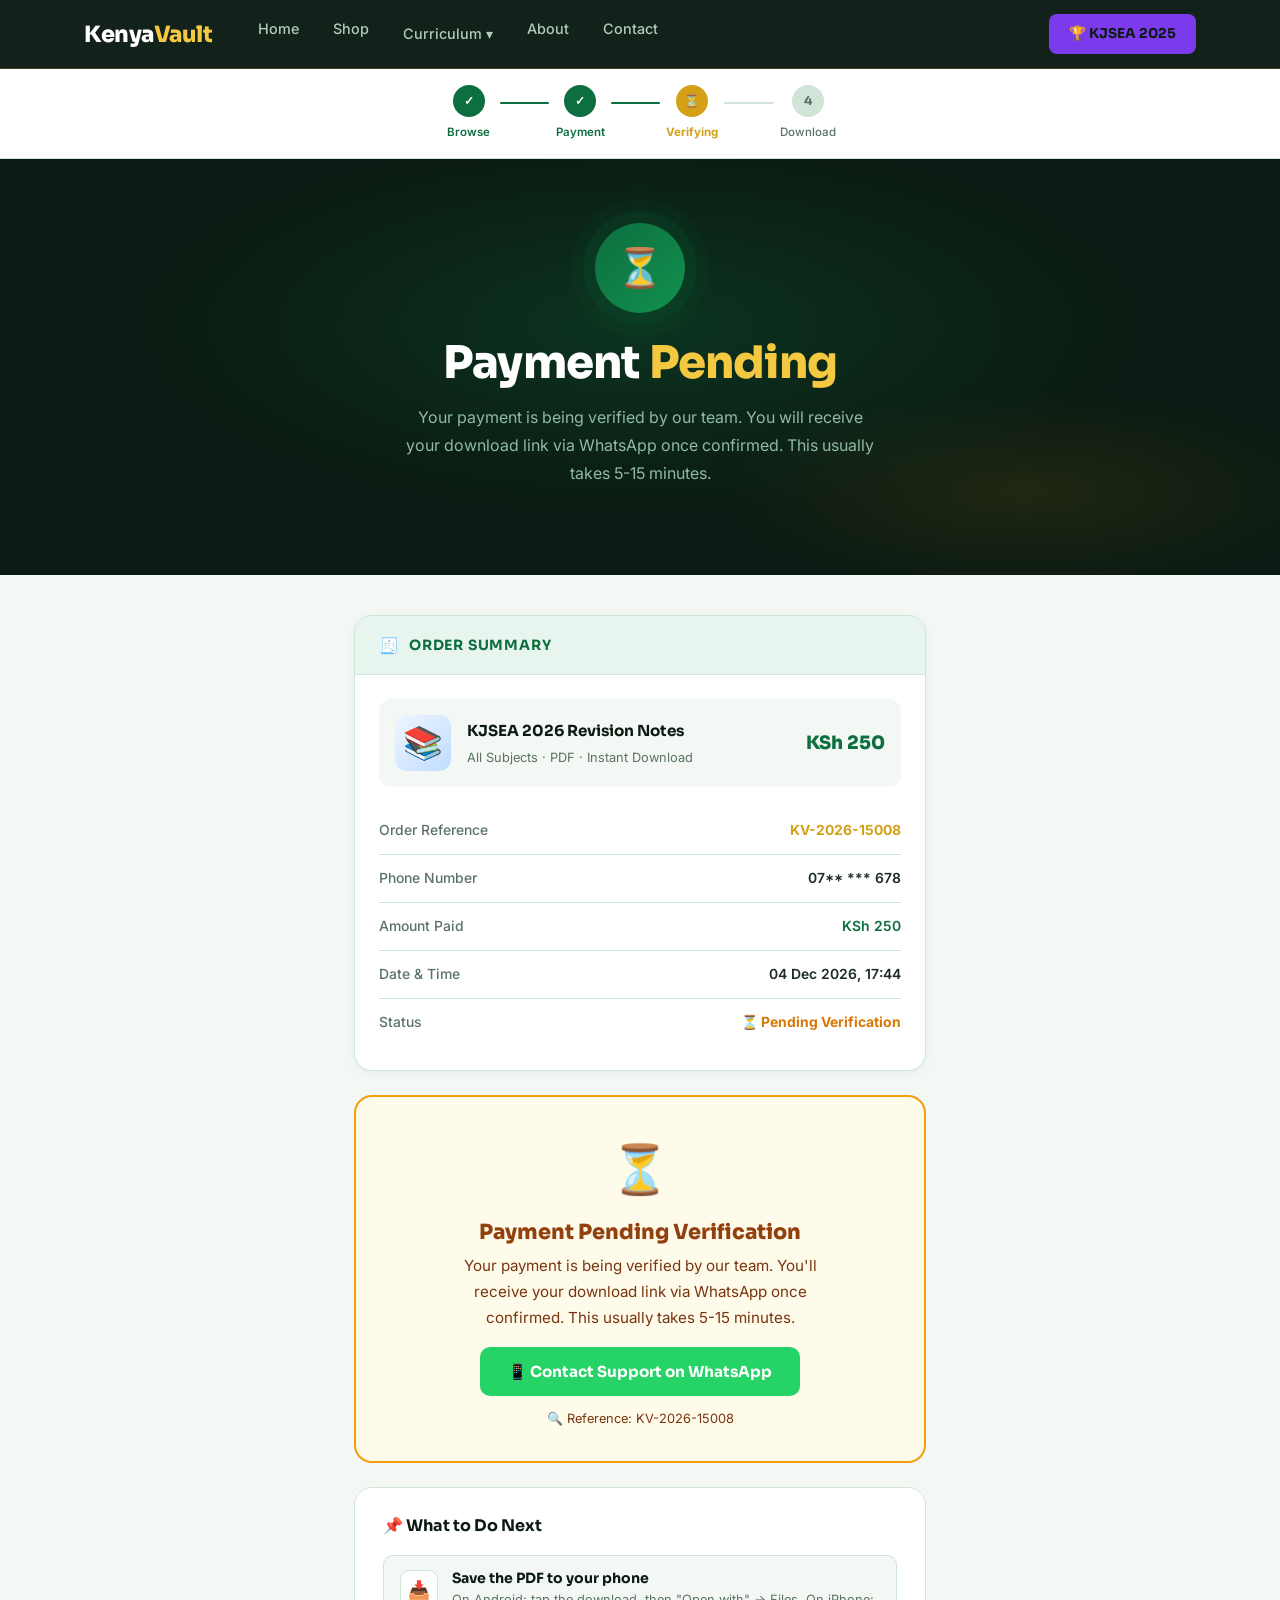
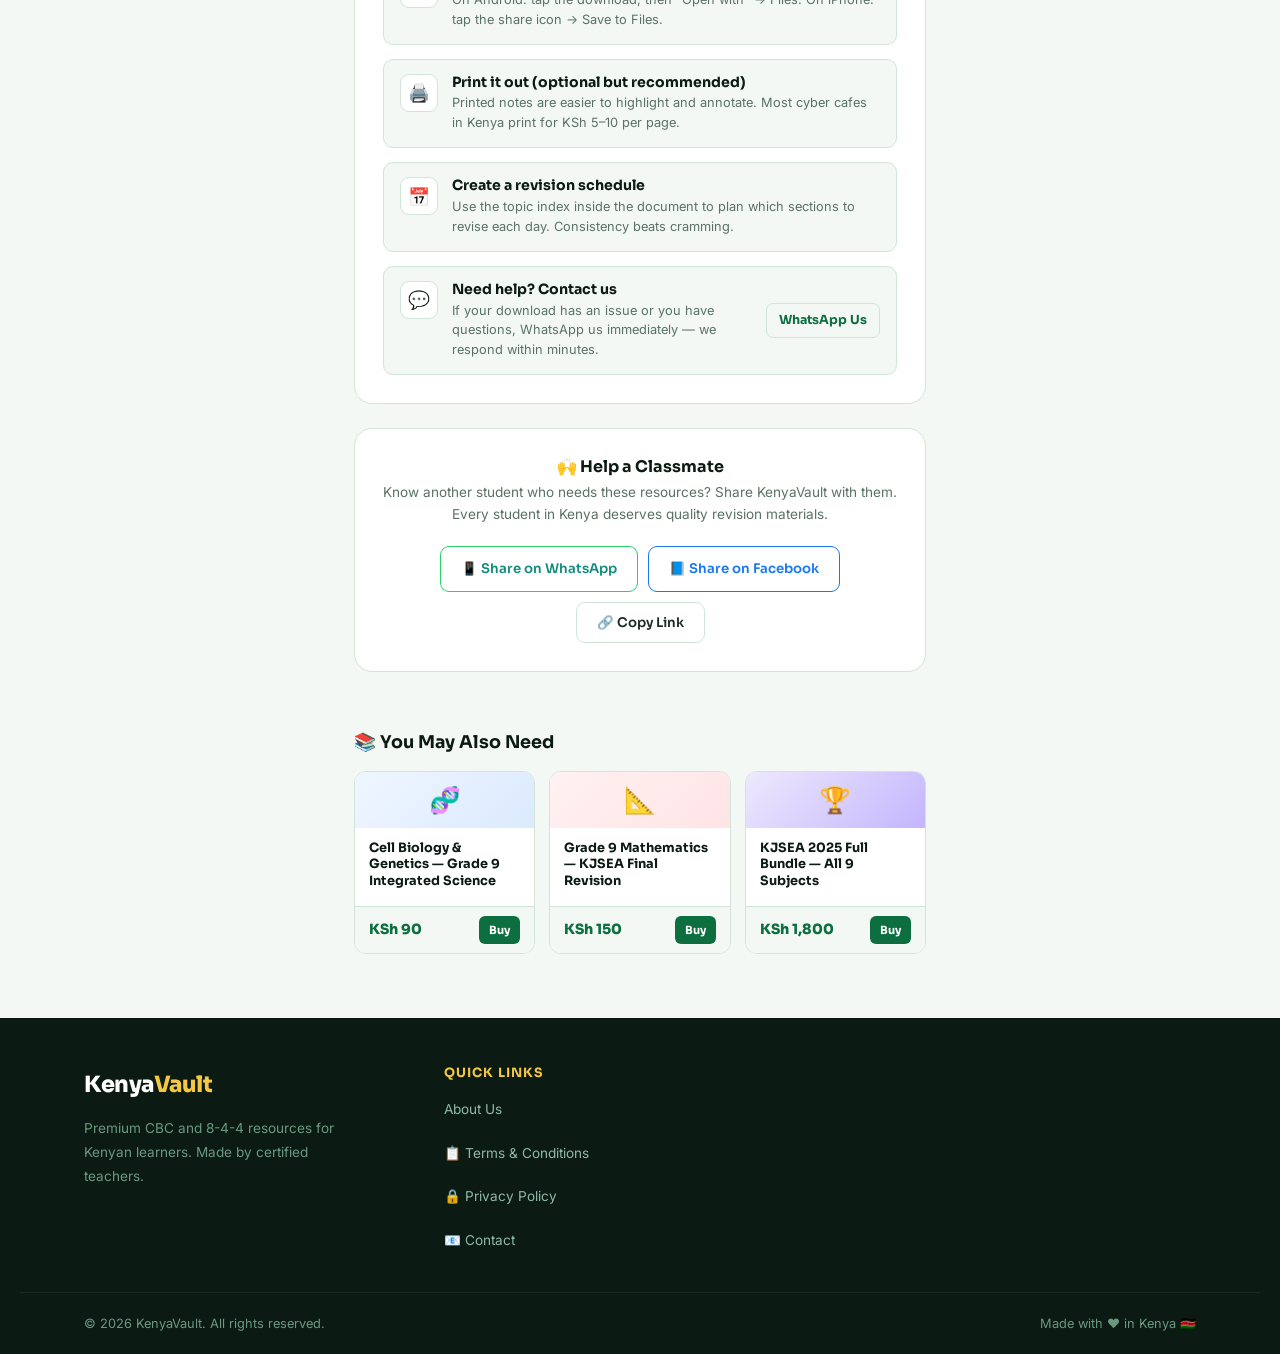
<file: confirmation.html>
<!DOCTYPE html>
<html lang="en">
<head>
<meta charset="UTF-8"/>
<meta name="viewport" content="width=device-width, initial-scale=1.0"/>
<title>Payment Confirmed — KenyaVault</title>
<link rel="preconnect" href="https://fonts.googleapis.com"/>
<link href="https://fonts.googleapis.com/css2?family=Sora:wght@300;400;600;700;800&family=Inter:wght@400;500;600&display=swap" rel="stylesheet"/>
<link rel="stylesheet" href="styles.css"/>
<style>

/* ── CONFIRMATION PAGE ── */
.confirm-page {
  min-height: 100vh;
  background: var(--surface);
  display: flex; flex-direction: column;
}

/* PROGRESS BAR */
.confirm-progress {
  background: var(--white);
  border-bottom: 1px solid var(--border);
  padding: 16px 0;
}
.progress-steps {
  display: flex; align-items: center;
  justify-content: center; gap: 0;
  max-width: 520px; margin: 0 auto; padding: 0 5%;
}
.progress-step {
  display: flex; flex-direction: column;
  align-items: center; gap: 6px; flex: 1;
}
.ps-dot {
  width: 32px; height: 32px; border-radius: 50%;
  display: flex; align-items: center; justify-content: center;
  font-family: 'Sora', sans-serif; font-weight: 700; font-size: 0.78rem;
  transition: var(--transition);
}
.ps-dot.done { background: var(--green); color: var(--white); }
.ps-dot.active { background: var(--gold); color: var(--dark); }
.ps-dot.pending { background: var(--border); color: var(--muted); }
.ps-label { font-size: 0.72rem; color: var(--muted); font-weight: 500; text-align: center; }
.ps-label.done { color: var(--green); font-weight: 600; }
.ps-label.active { color: var(--gold); font-weight: 700; }
.progress-line {
  height: 2px; flex: 1; margin: 0 6px; margin-bottom: 22px;
  border-radius: 99px;
}
.progress-line.done { background: var(--green); }
.progress-line.pending { background: var(--border); }

/* HERO SUCCESS */
.confirm-hero {
  background: var(--dark);
  background-image:
    radial-gradient(ellipse 60% 70% at 50% 40%, rgba(13,110,63,0.3), transparent 65%),
    radial-gradient(ellipse 40% 40% at 80% 80%, rgba(212,160,23,0.1), transparent 60%);
  padding: 64px 5% 56px;
  text-align: center;
  position: relative; overflow: hidden;
}

.confirm-checkmark {
  width: 90px; height: 90px; border-radius: 50%;
  background: linear-gradient(135deg, var(--green), var(--green-light));
  display: flex; align-items: center; justify-content: center;
  margin: 0 auto 24px;
  box-shadow: 0 0 0 12px rgba(13,110,63,0.15), 0 0 0 24px rgba(13,110,63,0.07);
  animation: popIn 0.6s cubic-bezier(0.34, 1.56, 0.64, 1) forwards;
  font-size: 2.4rem;
}
@keyframes popIn {
  from { transform: scale(0); opacity: 0; }
  to { transform: scale(1); opacity: 1; }
}

.confirm-hero h1 {
  font-size: clamp(1.8rem, 4vw, 2.8rem); font-weight: 800;
  color: var(--white); margin-bottom: 12px; letter-spacing: -0.8px;
}
.confirm-hero h1 em { font-style: normal; color: var(--gold-light); }
.confirm-hero p { font-size: 1rem; color: #8FBAA6; max-width: 480px; margin: 0 auto 32px; line-height: 1.75; }

/* ── PENDING VERIFICATION STATUS ── */
.pending-status {
  background: #FEF3C7;
  border: 2px solid #F59E0B;
  border-radius: 12px;
  padding: 16px 20px;
  margin: 0 auto 24px;
  max-width: 560px;
  text-align: center;
}
.pending-status .icon { font-size: 2rem; display: block; margin-bottom: 8px; }
.pending-status h3 { 
  font-family: 'Sora', sans-serif; 
  font-weight: 700; 
  font-size: 1.1rem; 
  color: #92400E; 
  margin-bottom: 4px;
}
.pending-status p { 
  font-size: 0.9rem; 
  color: #78350F; 
  line-height: 1.6;
}
.pending-status .highlight {
  background: rgba(255,255,255,0.5);
  padding: 2px 10px;
  border-radius: 99px;
  font-weight: 700;
  font-size: 0.85rem;
}

/* ── VERIFIED STATUS ── */
.verified-status {
  background: #DCFCE7;
  border: 2px solid #16A34A;
  border-radius: 12px;
  padding: 16px 20px;
  margin: 0 auto 24px;
  max-width: 560px;
  text-align: center;
}
.verified-status .icon { font-size: 2rem; display: block; margin-bottom: 8px; }
.verified-status h3 { 
  font-family: 'Sora', sans-serif; 
  font-weight: 700; 
  font-size: 1.1rem; 
  color: #15803D; 
  margin-bottom: 4px;
}
.verified-status p { 
  font-size: 0.9rem; 
  color: #166534; 
  line-height: 1.6;
}

/* ── REJECTED STATUS ── */
.rejected-status {
  background: #FEE2E2;
  border: 2px solid #DC2626;
  border-radius: 12px;
  padding: 16px 20px;
  margin: 0 auto 24px;
  max-width: 560px;
  text-align: center;
}
.rejected-status .icon { font-size: 2rem; display: block; margin-bottom: 8px; }
.rejected-status h3 { 
  font-family: 'Sora', sans-serif; 
  font-weight: 700; 
  font-size: 1.1rem; 
  color: #991B1B; 
  margin-bottom: 4px;
}
.rejected-status p { 
  font-size: 0.9rem; 
  color: #7F1D1D; 
  line-height: 1.6;
}
.rejected-status .contact-btn {
  display: inline-block;
  margin-top: 10px;
  background: #DC2626;
  color: white;
  padding: 8px 20px;
  border-radius: 8px;
  text-decoration: none;
  font-weight: 600;
  font-size: 0.85rem;
  transition: var(--transition);
}
.rejected-status .contact-btn:hover {
  background: #B91C1C;
  transform: translateY(-2px);
}

/* Confetti dots (CSS only) */
.confetti-wrap {
  position: absolute; inset: 0; pointer-events: none; overflow: hidden;
}
.confetti-dot {
  position: absolute; width: 8px; height: 8px; border-radius: 50%;
  animation: confettiFall linear infinite;
  opacity: 0;
}
@keyframes confettiFall {
  0% { transform: translateY(-20px) rotate(0deg); opacity: 1; }
  100% { transform: translateY(100vh) rotate(720deg); opacity: 0; }
}

/* ORDER SUMMARY CARD */
.confirm-body {
  max-width: 700px; margin: 0 auto; padding: 40px 5% 60px;
  display: flex; flex-direction: column; gap: 24px;
}

.order-card {
  background: var(--white); border: 1.5px solid var(--border);
  border-radius: 18px; overflow: hidden;
  box-shadow: var(--shadow-sm);
}
.order-card-header {
  background: var(--green-pale); border-bottom: 1px solid var(--border);
  padding: 16px 24px;
  display: flex; align-items: center; gap: 10px;
}
.order-card-header h3 {
  font-family: 'Sora', sans-serif; font-weight: 700;
  font-size: 0.88rem; color: var(--green);
  text-transform: uppercase; letter-spacing: 0.8px;
}
.order-card-body { padding: 24px; }

/* Product summary */
.order-product {
  display: flex; align-items: center; gap: 16px;
  padding: 16px; background: var(--surface); border-radius: 12px;
  margin-bottom: 20px;
}
.op-icon {
  width: 56px; height: 56px; border-radius: 12px;
  display: flex; align-items: center; justify-content: center;
  font-size: 2rem; flex-shrink: 0;
  background: linear-gradient(135deg, #EFF6FF, #BFDBFE);
}
.op-info { flex: 1; }
.op-title {
  font-family: 'Sora', sans-serif; font-weight: 700;
  font-size: 0.95rem; color: var(--dark); margin-bottom: 4px;
}
.op-meta { font-size: 0.8rem; color: var(--muted); }
.op-price {
  font-family: 'Sora', sans-serif; font-weight: 800;
  font-size: 1.15rem; color: var(--green); flex-shrink: 0;
}

/* Order details table */
.order-details { display: flex; flex-direction: column; gap: 0; }
.od-row {
  display: flex; align-items: center; justify-content: space-between;
  padding: 12px 0; border-bottom: 1px solid var(--border);
  font-size: 0.87rem;
}
.od-row:last-child { border-bottom: none; }
.od-label { color: var(--muted); font-weight: 500; }
.od-value { color: var(--text); font-weight: 600; }
.od-value.green { color: var(--green); }
.od-value.gold { color: var(--gold); font-weight: 700; }
.od-value.pending { color: #D97706; font-weight: 700; }
.od-value.rejected { color: #DC2626; font-weight: 700; }

/* DOWNLOAD CARD - Only visible when verified */
.download-card {
  background: linear-gradient(135deg, #0B1A12, #1A3327);
  border: 1px solid rgba(212,160,23,0.25);
  border-radius: 18px; padding: 32px;
  text-align: center;
  box-shadow: var(--shadow-md);
}
.download-card h3 {
  font-size: 1.3rem; font-weight: 800;
  color: var(--white); margin-bottom: 8px;
}
.download-card p {
  font-size: 0.9rem; color: #7AAB92;
  line-height: 1.7; margin-bottom: 24px;
}
.btn-download-main {
  display: inline-flex; align-items: center; gap: 10px;
  background: var(--gold); color: var(--dark);
  padding: 16px 36px; border-radius: 12px;
  font-family: 'Sora', sans-serif; font-weight: 800; font-size: 1rem;
  transition: var(--transition); margin-bottom: 14px;
  box-shadow: 0 6px 24px rgba(212,160,23,0.35);
}
.btn-download-main:hover {
  background: var(--gold-light); transform: translateY(-2px);
  box-shadow: 0 10px 32px rgba(212,160,23,0.45);
}
.download-note {
  font-size: 0.78rem; color: #6B9980;
  display: flex; align-items: center; justify-content: center; gap: 6px;
}
.download-expiry {
  display: inline-flex; align-items: center; gap: 6px;
  background: rgba(212,160,23,0.12); border: 1px solid rgba(212,160,23,0.2);
  color: var(--gold-light); font-size: 0.75rem; font-weight: 600;
  padding: 5px 14px; border-radius: 99px; margin-top: 14px;
}

/* ── PENDING CARD ── */
.pending-card {
  background: #FFFBEB;
  border: 2px solid #F59E0B;
  border-radius: 18px;
  padding: 32px;
  text-align: center;
}
.pending-card .icon { font-size: 3rem; display: block; margin-bottom: 12px; }
.pending-card h3 {
  font-family: 'Sora', sans-serif;
  font-weight: 800;
  font-size: 1.3rem;
  color: #92400E;
  margin-bottom: 8px;
}
.pending-card p {
  color: #78350F;
  font-size: 0.95rem;
  line-height: 1.7;
  max-width: 400px;
  margin: 0 auto 16px;
}
.pending-card .whatsapp-btn {
  display: inline-flex;
  align-items: center;
  gap: 8px;
  background: #25D366;
  color: white;
  padding: 12px 28px;
  border-radius: 10px;
  text-decoration: none;
  font-family: 'Sora', sans-serif;
  font-weight: 700;
  font-size: 0.95rem;
  transition: var(--transition);
}
.pending-card .whatsapp-btn:hover {
  background: #20B858;
  transform: translateY(-2px);
}

/* ── REJECTED CARD ── */
.rejected-card {
  background: #FEF2F2;
  border: 2px solid #DC2626;
  border-radius: 18px;
  padding: 32px;
  text-align: center;
}
.rejected-card .icon { font-size: 3rem; display: block; margin-bottom: 12px; }
.rejected-card h3 {
  font-family: 'Sora', sans-serif;
  font-weight: 800;
  font-size: 1.3rem;
  color: #991B1B;
  margin-bottom: 8px;
}
.rejected-card p {
  color: #7F1D1D;
  font-size: 0.95rem;
  line-height: 1.7;
  max-width: 400px;
  margin: 0 auto 16px;
}

/* WHAT NEXT CARD */
.next-steps-card {
  background: var(--white); border: 1.5px solid var(--border);
  border-radius: 18px; padding: 28px;
}
.next-steps-card h3 {
  font-family: 'Sora', sans-serif; font-weight: 700;
  font-size: 1rem; color: var(--dark); margin-bottom: 20px;
}
.next-steps-list { display: flex; flex-direction: column; gap: 14px; }
.ns-item {
  display: flex; align-items: flex-start; gap: 14px;
  padding: 14px 16px; border-radius: 10px;
  background: var(--surface); border: 1px solid var(--border);
  transition: var(--transition);
}
.ns-item:hover { border-color: var(--green); background: var(--green-pale); }
.ns-icon {
  width: 38px; height: 38px; border-radius: 9px;
  background: var(--white); border: 1px solid var(--border);
  display: flex; align-items: center; justify-content: center;
  font-size: 1.1rem; flex-shrink: 0;
}
.ns-text h4 {
  font-family: 'Sora', sans-serif; font-weight: 700;
  font-size: 0.88rem; color: var(--dark); margin-bottom: 3px;
}
.ns-text p { font-size: 0.8rem; color: var(--muted); line-height: 1.55; }
.ns-link {
  margin-left: auto; flex-shrink: 0;
  font-family: 'Sora', sans-serif; font-weight: 700; font-size: 0.78rem;
  color: var(--green); padding: 6px 12px; border-radius: 7px;
  border: 1px solid var(--border); transition: var(--transition);
  white-space: nowrap; align-self: center;
}
.ns-link:hover { background: var(--green); color: var(--white); border-color: var(--green); }

/* SHARE CARD */
.share-card {
  background: var(--white); border: 1.5px solid var(--border);
  border-radius: 18px; padding: 28px; text-align: center;
}
.share-card h3 {
  font-family: 'Sora', sans-serif; font-weight: 700;
  font-size: 1rem; color: var(--dark); margin-bottom: 6px;
}
.share-card p { font-size: 0.85rem; color: var(--muted); margin-bottom: 20px; line-height: 1.6; }
.share-buttons { display: flex; gap: 10px; justify-content: center; flex-wrap: wrap; }
.share-btn {
  display: inline-flex; align-items: center; gap: 8px;
  padding: 11px 20px; border-radius: 9px; border: 1.5px solid var(--border);
  font-family: 'Sora', sans-serif; font-weight: 600; font-size: 0.83rem;
  color: var(--text); background: var(--white); cursor: pointer;
  transition: var(--transition);
}
.share-btn:hover { transform: translateY(-2px); box-shadow: var(--shadow-sm); }
.share-wa { border-color: #25D366; color: #128C7E; }
.share-wa:hover { background: #25D366; color: var(--white); border-color: #25D366; }
.share-fb { border-color: #1877F2; color: #1877F2; }
.share-fb:hover { background: #1877F2; color: var(--white); }
.share-copy { }
.share-copy:hover { border-color: var(--green); color: var(--green); }

/* RELATED IN CONFIRMATION */
.confirm-related { max-width: 700px; margin: 0 auto; padding: 0 5% 64px; }
.confirm-related h3 {
  font-family: 'Sora', sans-serif; font-weight: 700;
  font-size: 1.1rem; color: var(--dark); margin-bottom: 18px;
}
.confirm-related-grid {
  display: grid; grid-template-columns: repeat(3, 1fr); gap: 14px;
}
.mini-card {
  background: var(--white); border: 1.5px solid var(--border);
  border-radius: 12px; overflow: hidden;
  transition: var(--transition); text-decoration: none; color: inherit;
}
.mini-card:hover { border-color: var(--green); box-shadow: var(--shadow-sm); transform: translateY(-2px); }
.mini-banner {
  height: 56px; display: flex; align-items: center;
  justify-content: center; font-size: 1.6rem;
}
.mini-body { padding: 12px 14px; }
.mini-body h4 {
  font-family: 'Sora', sans-serif; font-weight: 700;
  font-size: 0.8rem; color: var(--dark); margin-bottom: 4px; line-height: 1.3;
}
.mini-footer {
  padding: 9px 14px; background: var(--surface);
  border-top: 1px solid var(--border);
  display: flex; align-items: center; justify-content: space-between;
}
.mini-price {
  font-family: 'Sora', sans-serif; font-weight: 800;
  color: var(--green); font-size: 0.88rem;
}
.mini-buy {
  font-family: 'Sora', sans-serif; font-weight: 700; font-size: 0.7rem;
  color: var(--white); background: var(--green);
  padding: 5px 10px; border-radius: 6px; transition: var(--transition);
}
.mini-buy:hover { background: var(--green-light); }

/* Timer */
.download-timer {
  display: flex; align-items: center; justify-content: center; gap: 8px;
  font-size: 0.82rem; color: #7AAB92; margin-top: 10px;
}
.timer-count {
  font-family: 'Sora', sans-serif; font-weight: 800;
  color: var(--gold-light); font-size: 1rem;
}

/* Responsive */
@media (max-width: 640px) {
  .confirm-related-grid { grid-template-columns: 1fr 1fr; }
  .share-buttons { flex-direction: column; align-items: center; }
  .progress-steps { gap: 0; }
  .ns-link { display: none; }
}
@media (max-width: 400px) {
  .confirm-related-grid { grid-template-columns: 1fr; }
}

</style>
</head>
<body class="confirm-page">

<!-- ════════════ NAVBAR ════════════ -->
<nav class="navbar" id="navbar">
  <div class="nav-container">
    <a class="nav-logo" href="index.html">Kenya<span>Vault</span></a>
    <ul class="nav-links">
      <li><a href="index.html">Home</a></li>
      <li><a href="shop.html">Shop</a></li>
      <li class="nav-dropdown">
        <a href="#">Curriculum ▾</a>
        <div class="dropdown-menu">
          <div class="dropdown-col">
            <div class="dropdown-heading">CBC</div>
            <a href="shop.html?level=kjsea">🏆 KJSEA 2025 (Grade 9)</a>
            <a href="shop.html?level=junior">🏫 Junior School (Gr 7–9)</a>
            <a href="shop.html?level=senior">🎓 Senior School (Gr 10–12)</a>
          </div>
          <div class="dropdown-col">
            <div class="dropdown-heading">8-4-4</div>
            <a href="shop.html?level=844">📚 Form 3 & 4 (Until 2028)</a>
          </div>
        </div>
      </li>
      <li><a href="about.html">About</a></li>
      <li><a href="contact.html">Contact</a></li>
    </ul>
    <div class="nav-actions">
      <a href="shop.html?level=kjsea" class="btn-nav-cta" style="background:#7C3AED;">🏆 KJSEA 2025</a>
      <button class="hamburger" id="hamburger"><span></span><span></span><span></span></button>
    </div>
  </div>
</nav>

<!-- ════════════ PROGRESS BAR ════════════ -->
<div class="confirm-progress">
  <div class="progress-steps">
    <div class="progress-step">
      <div class="ps-dot done">✓</div>
      <div class="ps-label done">Browse</div>
    </div>
    <div class="progress-line done"></div>
    <div class="progress-step">
      <div class="ps-dot done">✓</div>
      <div class="ps-label done">Payment</div>
    </div>
    <div class="progress-line done"></div>
    <div class="progress-step">
      <div class="ps-dot active" id="stepDot">⏳</div>
      <div class="ps-label active" id="stepLabel">Verifying</div>
    </div>
    <div class="progress-line pending" id="stepLine"></div>
    <div class="progress-step">
      <div class="ps-dot pending" id="finalDot">4</div>
      <div class="ps-label" id="finalLabel">Download</div>
    </div>
  </div>
</div>

<!-- ════════════ SUCCESS HERO ════════════ -->
<div class="confirm-hero">
  <div class="confetti-wrap" id="confettiWrap"></div>

  <div class="confirm-checkmark" id="statusIcon">✅</div>
  <h1 id="statusTitle">Payment <em>Confirmed!</em></h1>
  <p id="statusMessage">Your M-PESA payment has been received. Your download is ready below.</p>
</div>

<!-- ════════════ STATUS SECTION ════════════ -->
<div id="statusSection">
  <!-- This will be dynamically updated based on order status -->
</div>

<!-- ════════════ BODY CONTENT ════════════ -->
<div class="confirm-body">

  <!-- ORDER SUMMARY -->
  <div class="order-card">
    <div class="order-card-header">
      <span>🧾</span>
      <h3>Order Summary</h3>
    </div>
    <div class="order-card-body">
      <div class="order-product">
        <div class="op-icon" id="productIcon">🔬</div>
        <div class="op-info">
          <div class="op-title" id="orderProductTitle">Loading product...</div>
          <div class="op-meta" id="orderProductMeta">Loading details...</div>
        </div>
        <div class="op-price" id="orderProductPrice">—</div>
      </div>
      <div class="order-details">
        <div class="od-row">
          <span class="od-label">Order Reference</span>
          <span class="od-value gold" id="orderRef">—</span>
        </div>
        <div class="od-row">
          <span class="od-label">Phone Number</span>
          <span class="od-value" id="orderPhone">—</span>
        </div>
        <div class="od-row">
          <span class="od-label">Amount Paid</span>
          <span class="od-value green" id="orderAmount">—</span>
        </div>
        <div class="od-row">
          <span class="od-label">Date & Time</span>
          <span class="od-value" id="orderDate">—</span>
        </div>
        <div class="od-row">
          <span class="od-label">Status</span>
          <span class="od-value" id="orderStatus">—</span>
        </div>
      </div>
    </div>
  </div>

  <!-- ── DOWNLOAD CARD (Hidden by default, shown when verified) ── -->
  <div class="download-card" id="downloadCard" style="display:none;">
    <h3>⬇️ Your File is Ready</h3>
    <p>Click the button below to download your PDF. The file will open in your browser — tap and hold on mobile to save it to your phone.</p>
    <a href="#" class="btn-download-main" id="downloadBtn">
      ⬇️ Download Your PDF Now
    </a>
    <br/>
    <div class="download-note">
      🔒 Secure download · PDF format · Works on all devices
    </div>
    <div class="download-expiry">
      ⏱️ Download link active for <span class="timer-count" id="timerCount">23:59:47</span>
    </div>
  </div>

  <!-- ── PENDING CARD (Shown when pending verification) ── -->
  <div class="pending-card" id="pendingCard" style="display:none;">
    <span class="icon">⏳</span>
    <h3>Payment Pending Verification</h3>
    <p>Your payment is being verified by our team. You'll receive your download link via WhatsApp once confirmed. This usually takes 5-15 minutes.</p>
    <a href="https://wa.me/254768515494" target="_blank" class="whatsapp-btn">
      📱 Contact Support on WhatsApp
    </a>
    <div style="margin-top:12px;font-size:0.8rem;color:#78350F;">
      🔍 Reference: <span id="pendingRef">—</span>
    </div>
  </div>

  <!-- ── REJECTED CARD (Shown when rejected) ── -->
  <div class="rejected-card" id="rejectedCard" style="display:none;">
    <span class="icon">❌</span>
    <h3>Payment Not Verified</h3>
    <p>We were unable to verify your payment. Please contact our support team immediately for assistance.</p>
    <a href="https://wa.me/254768515494" target="_blank" class="whatsapp-btn" style="background:#DC2626;">
      📱 Contact Support
    </a>
  </div>

  <!-- WHAT TO DO NEXT -->
  <div class="next-steps-card">
    <h3>📌 What to Do Next</h3>
    <div class="next-steps-list">
      <div class="ns-item">
        <div class="ns-icon">📥</div>
        <div class="ns-text">
          <h4>Save the PDF to your phone</h4>
          <p>On Android: tap the download, then "Open with" → Files. On iPhone: tap the share icon → Save to Files.</p>
        </div>
      </div>
      <div class="ns-item">
        <div class="ns-icon">🖨️</div>
        <div class="ns-text">
          <h4>Print it out (optional but recommended)</h4>
          <p>Printed notes are easier to highlight and annotate. Most cyber cafes in Kenya print for KSh 5–10 per page.</p>
        </div>
      </div>
      <div class="ns-item">
        <div class="ns-icon">📅</div>
        <div class="ns-text">
          <h4>Create a revision schedule</h4>
          <p>Use the topic index inside the document to plan which sections to revise each day. Consistency beats cramming.</p>
        </div>
      </div>
      <div class="ns-item">
        <div class="ns-icon">💬</div>
        <div class="ns-text">
          <h4>Need help? Contact us</h4>
          <p>If your download has an issue or you have questions, WhatsApp us immediately — we respond within minutes.</p>
        </div>
        <a href="https://wa.me/254768515494" target="_blank" class="ns-link">WhatsApp Us</a>
      </div>
    </div>
  </div>

  <!-- SHARE CARD -->
  <div class="share-card">
    <h3>🙌 Help a Classmate</h3>
    <p>Know another student who needs these resources? Share KenyaVault with them. Every student in Kenya deserves quality revision materials.</p>
    <div class="share-buttons">
      <a href="https://wa.me/?text=I%20just%20bought%20revision%20notes%20from%20KenyaVault%20-%20quality%20CBC%20and%20KCSE%20resources%20for%20Kenyan%20students!%20Check%20it%20out%3A%20https%3A%2F%2Fkenyavault.co.ke"
         target="_blank" class="share-btn share-wa">
        📱 Share on WhatsApp
      </a>
      <a href="https://www.facebook.com/sharer/sharer.php?u=https://kenyavault.co.ke"
         target="_blank" class="share-btn share-fb">
        📘 Share on Facebook
      </a>
      <button class="share-btn share-copy" id="copyLinkBtn">
        🔗 Copy Link
      </button>
    </div>
  </div>

</div>

<!-- RELATED PRODUCTS -->
<div class="confirm-related">
  <h3>📚 You May Also Need</h3>
  <div class="confirm-related-grid">
    <a class="mini-card" href="shop.html?level=junior&subject=integrated-science">
      <div class="mini-banner" style="background:linear-gradient(135deg,#EFF6FF,#DBEAFE)">🧬</div>
      <div class="mini-body"><h4>Cell Biology & Genetics — Grade 9 Integrated Science</h4></div>
      <div class="mini-footer"><span class="mini-price">KSh 90</span><span class="mini-buy">Buy</span></div>
    </a>
    <a class="mini-card" href="shop.html?level=kjsea&subject=mathematics">
      <div class="mini-banner" style="background:linear-gradient(135deg,#FFF1F2,#FFE4E6)">📐</div>
      <div class="mini-body"><h4>Grade 9 Mathematics — KJSEA Final Revision</h4></div>
      <div class="mini-footer"><span class="mini-price">KSh 150</span><span class="mini-buy">Buy</span></div>
    </a>
    <a class="mini-card" href="shop.html?level=kjsea">
      <div class="mini-banner" style="background:linear-gradient(135deg,#EDE9FE,#C4B5FD)">🏆</div>
      <div class="mini-body"><h4>KJSEA 2025 Full Bundle — All 9 Subjects</h4></div>
      <div class="mini-footer"><span class="mini-price">KSh 1,800</span><span class="mini-buy">Buy</span></div>
    </a>
  </div>
</div>

<!-- ════════════ FOOTER ════════════ -->
<footer class="footer">
  <div class="footer-top">
    <div class="footer-brand">
      <a class="nav-logo" href="index.html">Kenya<span>Vault</span></a>
      <p>Premium CBC and 8-4-4 resources for Kenyan learners. Made by certified teachers.</p>
    </div>
    <div class="footer-col">
      <h4>Quick Links</h4>
      <ul>
        <li><a href="about.html">About Us</a></li>
        <li><a href="terms.html">📋 Terms &amp; Conditions</a></li>
        <li><a href="privacy.html">🔒 Privacy Policy</a></li>
        <li><a href="contact.html">📧 Contact</a></li>
      </ul>
    </div>
  </div>
  <div class="footer-bottom">
    <span>© 2026 KenyaVault. All rights reserved.</span>
    <span>Made with ❤️ in Kenya 🇰🇪</span>
  </div>
</footer>

<script src="script.js"></script>
<script>
document.addEventListener('DOMContentLoaded', function() {

  // ── comfirmation js //GET ORDER DATA FROM URL ──
  const urlParams = new URLSearchParams(window.location.search);
  const orderRef = urlParams.get('ref') || 'KV-2026-' + Math.floor(10000 + Math.random() * 90000);
  const orderStatus = urlParams.get('status') || 'pending'; // pending, verified, rejected
  const productTitle = urlParams.get('product') || 'KJSEA 2026 Revision Notes';
  const productSubject = urlParams.get('subject') || 'All Subjects';
  const productPrice = urlParams.get('amount') || '250';
  const productIcon = urlParams.get('icon') || '📚';
  const phone = urlParams.get('phone') || '07** *** 678';
  const downloadUrl = urlParams.get('download') || '#';
  const mpesaCode = urlParams.get('mpesa') || 'Pending';

  // ── UPDATE ORDER SUMMARY ──
  const refEl = document.getElementById('orderRef');
  if (refEl) refEl.textContent = orderRef;
  
  const titleEl = document.getElementById('orderProductTitle');
  if (titleEl) titleEl.textContent = productTitle;
  
  const metaEl = document.getElementById('orderProductMeta');
  if (metaEl) metaEl.textContent = productSubject + ' · PDF · Instant Download';
  
  const priceEl = document.getElementById('orderProductPrice');
  if (priceEl) priceEl.textContent = 'KSh ' + productPrice;
  
  const phoneEl = document.getElementById('orderPhone');
  if (phoneEl) phoneEl.textContent = phone;
  
  const amountEl = document.getElementById('orderAmount');
  if (amountEl) amountEl.textContent = 'KSh ' + productPrice;
  
  const iconEl = document.getElementById('productIcon');
  if (iconEl) iconEl.textContent = productIcon;

  // ── ORDER DATE ──
  const dateEl = document.getElementById('orderDate');
  if (dateEl) {
    const now = new Date();
    dateEl.textContent = now.toLocaleString('en-KE', {
      day: '2-digit',
      month: 'short',
      year: 'numeric',
      hour: '2-digit',
      minute: '2-digit'
    });
  }

  // ── UPDATE STATUS ──
  const statusMap = {
    'pending': {
      label: '⏳ Pending Verification',
      className: 'pending',
      icon: '⏳',
      title: 'Payment <em>Pending</em>',
      message: 'Your payment is being verified by our team. You will receive your download link via WhatsApp once confirmed. This usually takes 5-15 minutes.'
    },
    'verified': {
      label: '✅ Verified & Confirmed',
      className: 'green',
      icon: '✅',
      title: 'Payment <em>Confirmed!</em>',
      message: 'Your payment has been verified. Your download is ready below.'
    },
    'rejected': {
      label: '❌ Payment Rejected',
      className: 'rejected',
      icon: '❌',
      title: 'Payment <em>Not Verified</em>',
      message: 'We could not verify your payment. Please contact our support team immediately.'
    }
  };

  const statusInfo = statusMap[orderStatus] || statusMap['pending'];
  
  const statusIconEl = document.getElementById('statusIcon');
  if (statusIconEl) statusIconEl.textContent = statusInfo.icon;
  
  const statusTitleEl = document.getElementById('statusTitle');
  if (statusTitleEl) statusTitleEl.innerHTML = statusInfo.title;
  
  const statusMsgEl = document.getElementById('statusMessage');
  if (statusMsgEl) statusMsgEl.textContent = statusInfo.message;
  
  const orderStatusEl = document.getElementById('orderStatus');
  if (orderStatusEl) {
    orderStatusEl.textContent = statusInfo.label;
    orderStatusEl.className = 'od-value ' + statusInfo.className;
  }

  // ── SHOW/HIDE CARDS ──
  const downloadCard = document.getElementById('downloadCard');
  const pendingCard = document.getElementById('pendingCard');
  const rejectedCard = document.getElementById('rejectedCard');

  // Update progress bar
  const stepDot = document.getElementById('stepDot');
  const stepLabel = document.getElementById('stepLabel');
  const stepLine = document.getElementById('stepLine');
  const finalDot = document.getElementById('finalDot');
  const finalLabel = document.getElementById('finalLabel');

  if (orderStatus === 'verified') {
    if (downloadCard) downloadCard.style.display = 'block';
    if (pendingCard) pendingCard.style.display = 'none';
    if (rejectedCard) rejectedCard.style.display = 'none';
    
    if (stepDot) {
      stepDot.textContent = '✓';
      stepDot.className = 'ps-dot done';
    }
    if (stepLabel) {
      stepLabel.textContent = 'Verified';
      stepLabel.className = 'ps-label done';
    }
    if (stepLine) stepLine.className = 'progress-line done';
    if (finalDot) {
      finalDot.textContent = '⬇';
      finalDot.className = 'ps-dot active';
    }
    if (finalLabel) {
      finalLabel.textContent = 'Download';
      finalLabel.className = 'ps-label active';
    }
    
    // Set download link
    const downloadBtn = document.getElementById('downloadBtn');
    if (downloadBtn) {
      downloadBtn.href = downloadUrl;
      
      // ── DOWNLOAD BUTTON CLICK HANDLER ──
      downloadBtn.addEventListener('click', function(e) {
        e.preventDefault();
        
        if (downloadUrl === '#' || downloadUrl === '') {
          alert('⚠️ Download link not available. Please contact support on WhatsApp.');
          return;
        }
        
        // Track download
        console.log('📥 Download initiated for order:', orderRef);
        console.log('📥 Download URL:', downloadUrl);
        
        this.textContent = '⏳ Preparing download...';
        this.disabled = true;
        
        // Simulate slight delay for tracking
        setTimeout(function() {
          // Open download in new tab
          window.open(downloadUrl, '_blank');
          
          downloadBtn.textContent = '✅ Download Started!';
          downloadBtn.style.background = 'var(--green)';
          downloadBtn.style.color = 'white';
          downloadBtn.disabled = false;
          
          // Show success message
          const note = document.querySelector('.download-note');
          if (note) {
            note.innerHTML = '✅ Download started! Check your browser downloads folder.';
            note.style.color = '#4ADE80';
          }
          
          // Increment download count
          incrementDownloadCount(orderRef);
          
        }, 1500);
      });
    }
    
  } else if (orderStatus === 'rejected') {
    if (downloadCard) downloadCard.style.display = 'none';
    if (pendingCard) pendingCard.style.display = 'none';
    if (rejectedCard) rejectedCard.style.display = 'block';
    
    if (stepDot) {
      stepDot.textContent = '✗';
      stepDot.className = 'ps-dot';
      stepDot.style.background = '#DC2626';
      stepDot.style.color = 'white';
    }
    if (stepLabel) {
      stepLabel.textContent = 'Rejected';
      stepLabel.className = 'ps-label';
      stepLabel.style.color = '#DC2626';
    }
    if (stepLine) {
      stepLine.className = 'progress-line';
      stepLine.style.background = '#DC2626';
    }
    if (finalDot) {
      finalDot.textContent = '✗';
      finalDot.className = 'ps-dot';
      finalDot.style.background = '#DC2626';
      finalDot.style.color = 'white';
    }
    if (finalLabel) {
      finalLabel.textContent = 'Failed';
      finalLabel.className = 'ps-label';
      finalLabel.style.color = '#DC2626';
    }
    
  } else { // pending
    if (downloadCard) downloadCard.style.display = 'none';
    if (pendingCard) pendingCard.style.display = 'block';
    if (rejectedCard) rejectedCard.style.display = 'none';
    
    const pendingRef = document.getElementById('pendingRef');
    if (pendingRef) pendingRef.textContent = orderRef;
    
    if (stepDot) {
      stepDot.textContent = '⏳';
      stepDot.className = 'ps-dot active';
    }
    if (stepLabel) {
      stepLabel.textContent = 'Verifying';
      stepLabel.className = 'ps-label active';
    }
    if (stepLine) stepLine.className = 'progress-line pending';
    if (finalDot) {
      finalDot.textContent = '4';
      finalDot.className = 'ps-dot pending';
    }
    if (finalLabel) {
      finalLabel.textContent = 'Download';
      finalLabel.className = 'ps-label';
    }
  }

  // ── DOWNLOAD COUNTDOWN (24hr) ──
  const timerEl = document.getElementById('timerCount');
  if (timerEl) {
    let total = 24 * 60 * 60 - 13; // 23:59:47
    const tick = function() {
      if (total <= 0) {
        timerEl.textContent = 'Expired';
        return;
      }
      const h = Math.floor(total / 3600);
      const m = Math.floor((total % 3600) / 60);
      const s = total % 60;
      timerEl.textContent =
        String(h).padStart(2, '0') + ':' +
        String(m).padStart(2, '0') + ':' +
        String(s).padStart(2, '0');
      total--;
    };
    tick();
    setInterval(tick, 1000);
  }

  // ── COPY LINK ──
  const copyBtn = document.getElementById('copyLinkBtn');
  if (copyBtn) {
    copyBtn.addEventListener('click', function() {
      navigator.clipboard.writeText('https://kenyavault.co.ke').then(function() {
        copyBtn.textContent = '✅ Copied!';
        setTimeout(function() {
          copyBtn.textContent = '🔗 Copy Link';
        }, 2500);
      }).catch(function() {
        // Fallback for older browsers
        const input = document.createElement('input');
        input.value = 'https://kenyavault.co.ke';
        document.body.appendChild(input);
        input.select();
        document.execCommand('copy');
        document.body.removeChild(input);
        copyBtn.textContent = '✅ Copied!';
        setTimeout(function() {
          copyBtn.textContent = '🔗 Copy Link';
        }, 2500);
      });
    });
  }

  // ── CONFETTI ──
  const wrap = document.getElementById('confettiWrap');
  if (wrap) {
    const colors = ['#0D6E3F', '#D4A017', '#F5C842', '#3B82F6', '#EC4899', '#10B981'];
    for (let i = 0; i < 40; i++) {
      const dot = document.createElement('div');
      dot.className = 'confetti-dot';
      dot.style.cssText =
        'left: ' + Math.random() * 100 + '%;' +
        'background: ' + colors[Math.floor(Math.random() * colors.length)] + ';' +
        'width: ' + (4 + Math.random() * 8) + 'px;' +
        'height: ' + (4 + Math.random() * 8) + 'px;' +
        'animation-duration: ' + (2 + Math.random() * 4) + 's;' +
        'animation-delay: ' + (Math.random() * 3) + 's;' +
        'border-radius: ' + (Math.random() > 0.5 ? '50%' : '2px') + ';';
      wrap.appendChild(dot);
    }
  }

  // ── WHATSAPP SUPPORT BUTTONS ──
  const whatsappBtns = document.querySelectorAll('.whatsapp-btn, .ns-link[href*="wa.me"]');
  whatsappBtns.forEach(function(btn) {
    btn.addEventListener('click', function(e) {
      // Track support request
      console.log('📱 Support requested for order:', orderRef);
    });
  });

  // ── INCREMENT DOWNLOAD COUNT ──
  function incrementDownloadCount(orderRef) {
    // This would call your Supabase function to increment download count
    console.log('📊 Download count incremented for order:', orderRef);
    
    // If you have Supabase client, uncomment and use:
    /*
    try {
      await sbClient
        .from('orders')
        .update({ 
          downloads: sbClient.sql`downloads + 1`,
          downloaded_at: new Date().toISOString()
        })
        .eq('ref', orderRef);
    } catch(e) {
      console.warn('Could not update download count:', e);
    }
    */
  }

  // ── AUTO-REFRESH FOR PENDING STATUS ──
  // Check if the page should auto-refresh to check for verification
  if (orderStatus === 'pending') {
    // Auto-refresh every 30 seconds to check if verified
    // This is a simple implementation - in production you'd use WebSockets
    let refreshCount = 0;
    const maxRefreshes = 20; // 20 * 30s = 10 minutes
    
    const refreshInterval = setInterval(function() {
      refreshCount++;
      
      // Only refresh if the page is still visible
      if (!document.hidden) {
        console.log('🔄 Checking for verification update...', refreshCount);
        // In production, you would make an API call here
        // For now, we just check if the URL has been updated
        const currentStatus = new URLSearchParams(window.location.search).get('status');
        if (currentStatus === 'verified') {
          clearInterval(refreshInterval);
          location.reload();
        }
      }
      
      if (refreshCount >= maxRefreshes) {
        clearInterval(refreshInterval);
        console.log('⏹️ Auto-refresh stopped after ' + maxRefreshes + ' attempts');
      }
    }, 30000); // 30 seconds
  }

  // ── HAMBURGER MENU ──
  const hamburger = document.getElementById('hamburger');
  const navLinks = document.querySelector('.nav-links');
  
  if (hamburger && navLinks) {
    hamburger.addEventListener('click', function() {
      navLinks.classList.toggle('active');
      hamburger.classList.toggle('active');
    });
  }

  // ── CONSOLE LOG FOR DEBUGGING ──
  console.log('📋 Order Confirmation Loaded:', {
    ref: orderRef,
    status: orderStatus,
    product: productTitle,
    amount: productPrice,
    phone: phone,
    downloadUrl: downloadUrl
  });

}); // End DOMContentLoaded
</script>
</body>
</html>
</file>
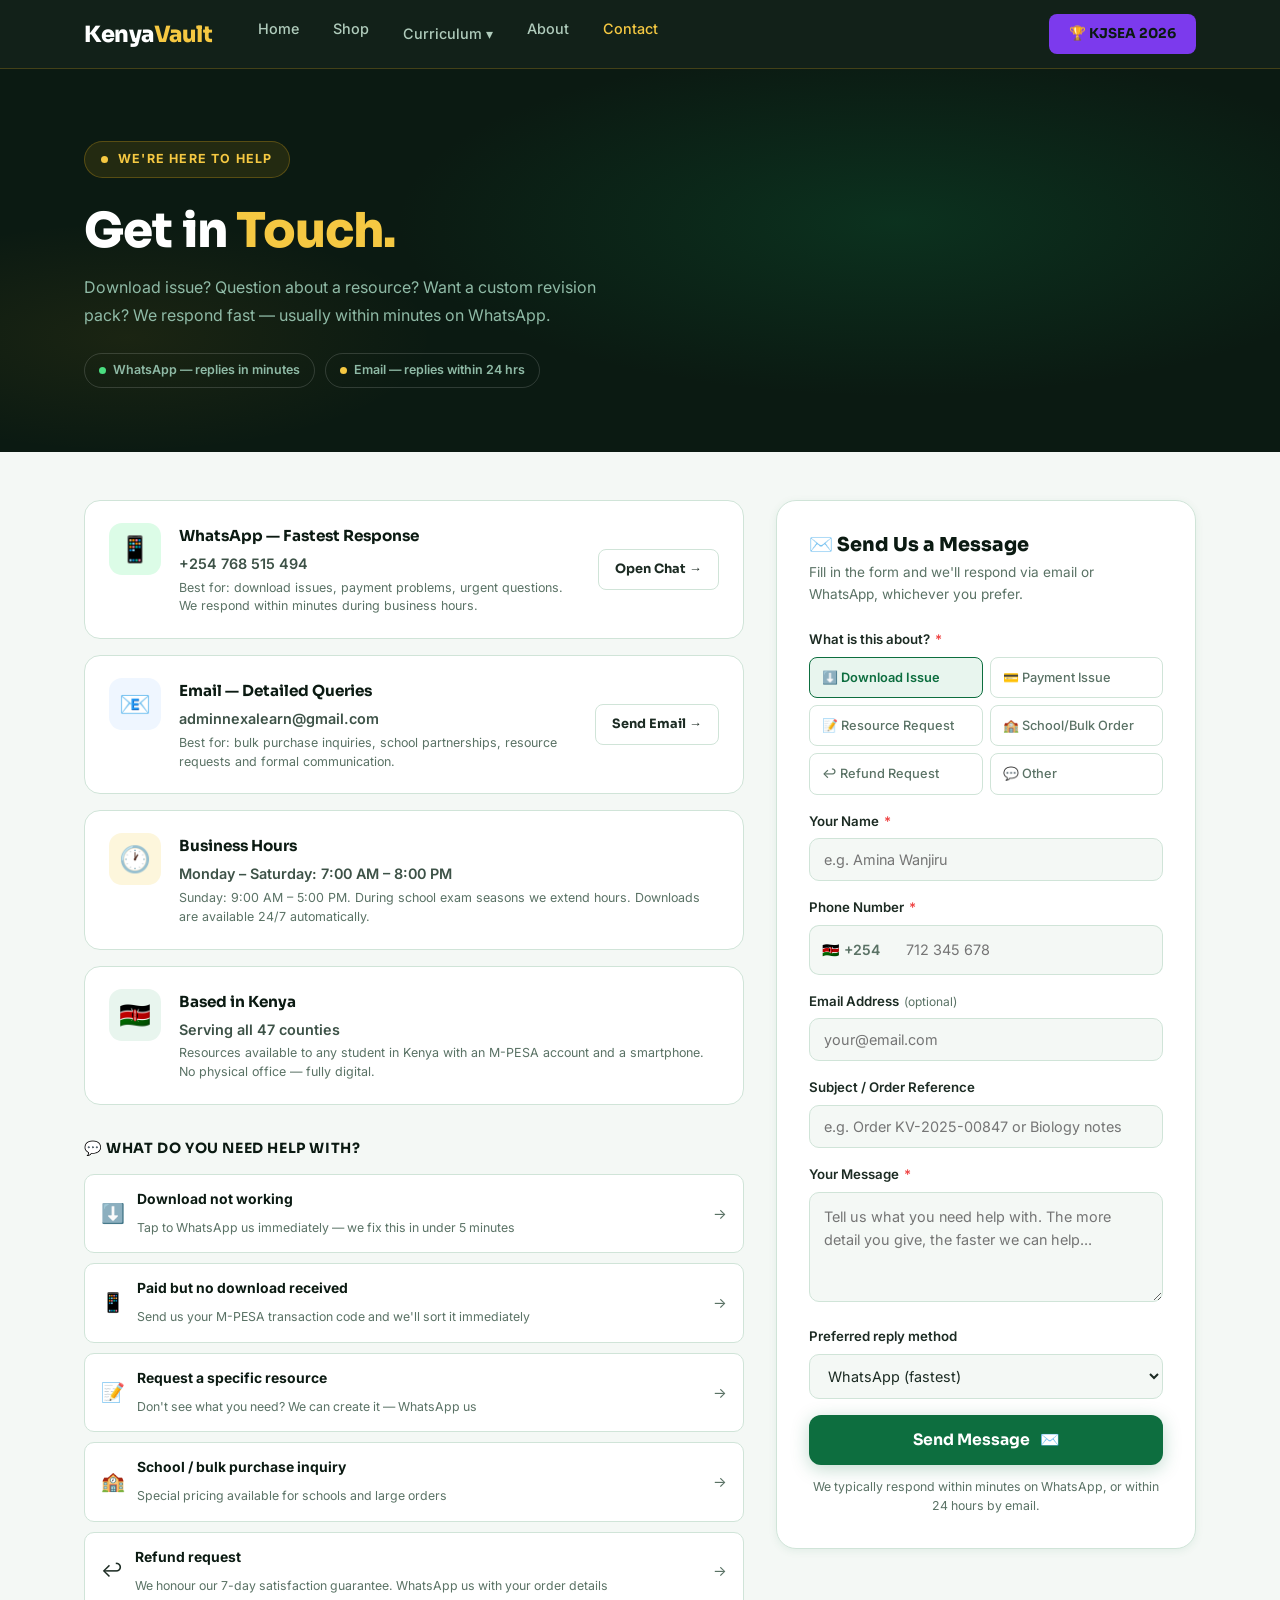
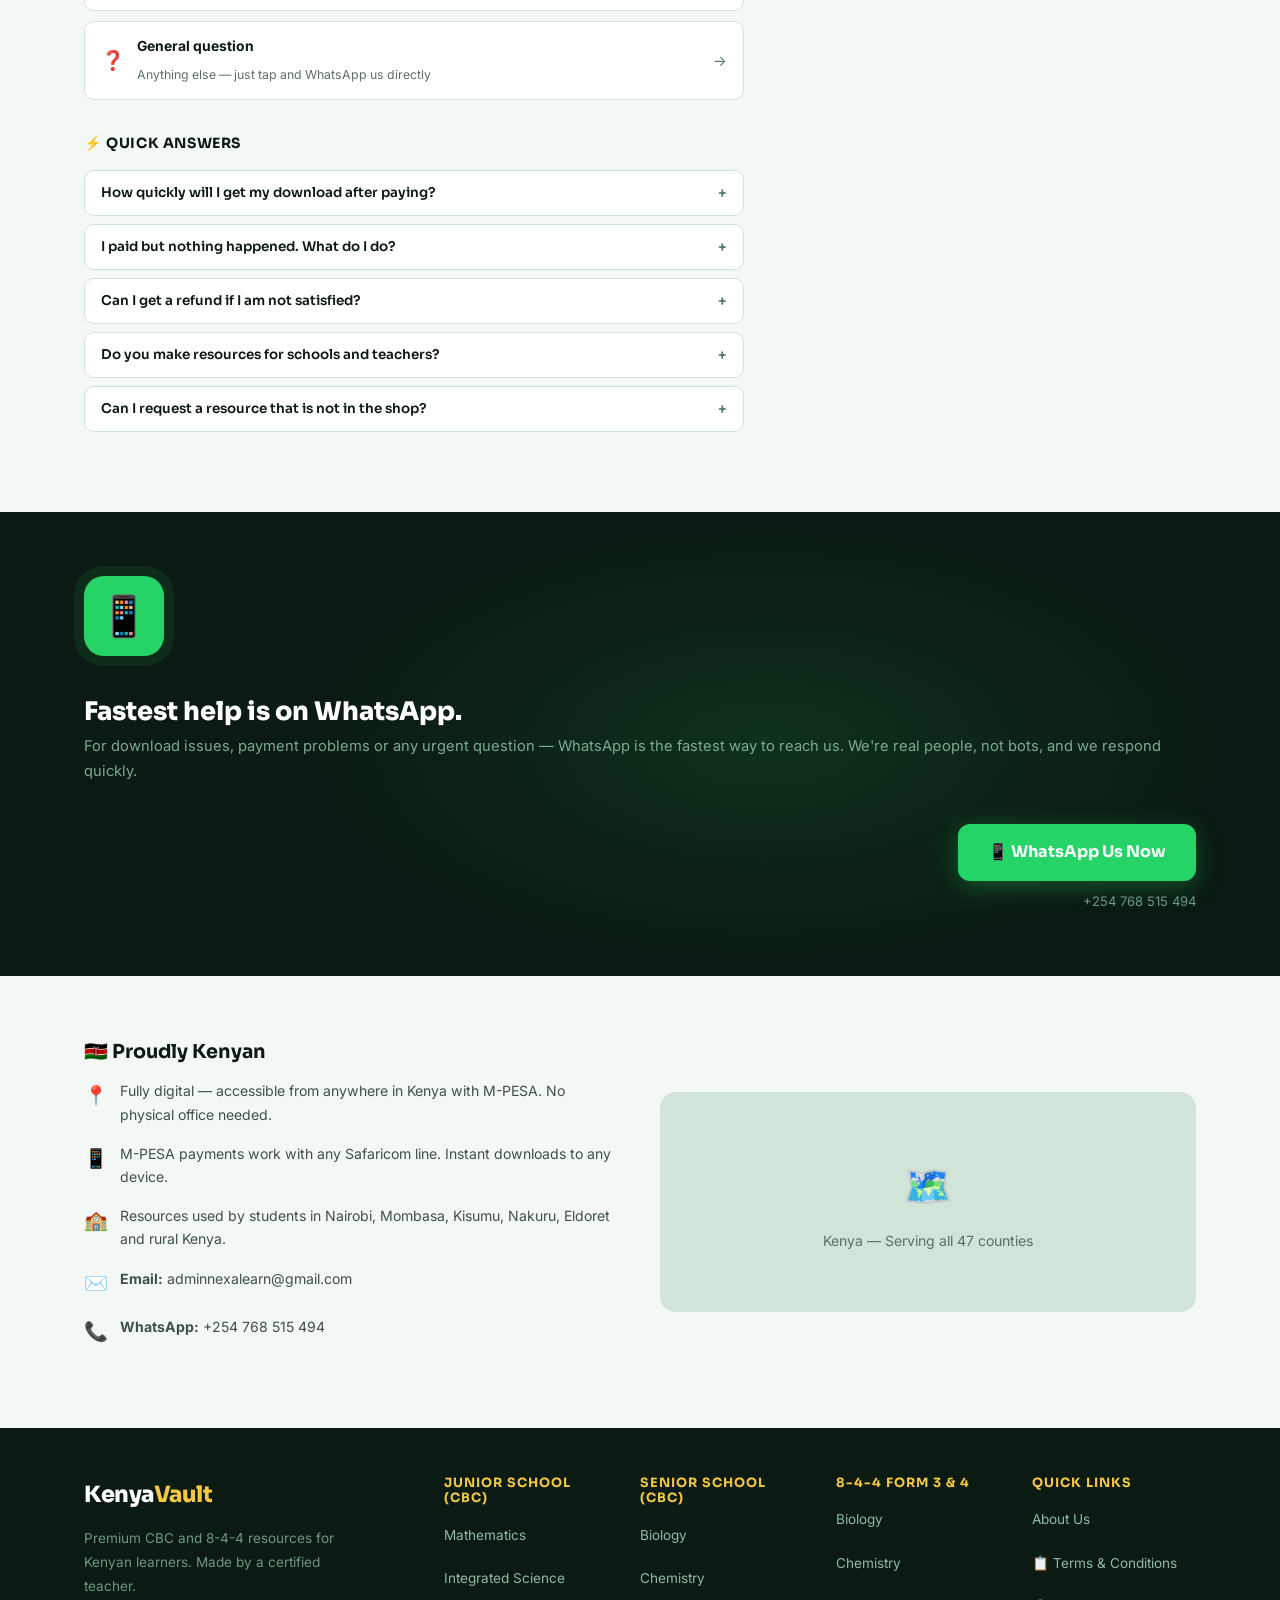
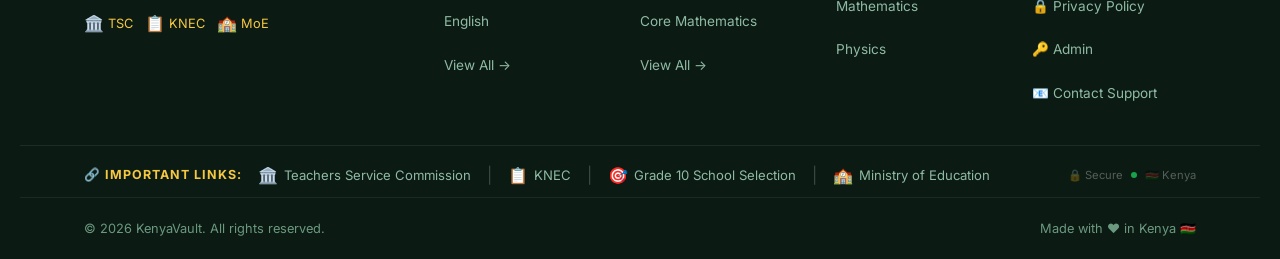
<file: contact.html>
<!DOCTYPE html>
<html lang="en">
<head>
<meta charset="UTF-8"/>
<meta name="viewport" content="width=device-width, initial-scale=1.0"/>
<title>Contact Us — KenyaVault | CBC, KJSEA 2025 & 8-4-4 Resources</title>
<meta name="description" content="Contact KenyaVault for support with downloads, payments, resource requests, and bulk school orders. We respond fast via WhatsApp."/>
<link rel="preconnect" href="https://fonts.googleapis.com"/>
<link href="https://fonts.googleapis.com/css2?family=Sora:wght@300;400;600;700;800&family=Inter:wght@400;500;600&display=swap" rel="stylesheet"/>
<link rel="stylesheet" href="styles.css"/>
<style>

/* ── CONTACT PAGE ── */

.contact-hero {
  background: var(--dark);
  background-image:
    radial-gradient(ellipse 60% 70% at 70% 40%, rgba(13,110,63,0.28), transparent 65%),
    radial-gradient(ellipse 40% 50% at 10% 70%, rgba(212,160,23,0.08), transparent 60%);
  padding: 72px 0 64px;
}
.contact-hero-inner { max-width: 560px; }
.contact-hero h1 {
  font-size: clamp(2rem, 4vw, 3rem); font-weight: 800;
  color: var(--white); margin-bottom: 14px; letter-spacing: -0.8px;
}
.contact-hero h1 em { font-style: normal; color: var(--gold-light); }
.contact-hero p { color: #8FBAA6; font-size: 1rem; line-height: 1.75; }

/* RESPONSE TIME BADGES */
.response-badges {
  display: flex; gap: 10px; margin-top: 24px; flex-wrap: wrap;
}
.rb-badge {
  display: inline-flex; align-items: center; gap: 7px;
  font-size: 0.78rem; font-weight: 600;
  padding: 6px 14px; border-radius: 99px;
  border: 1px solid rgba(255,255,255,0.15); color: #8FBAA6;
}
.rb-dot { width: 7px; height: 7px; border-radius: 50%; flex-shrink: 0; }
.rb-green .rb-dot { background: #4ADE80; animation: pulse 1.5s infinite; }
.rb-gold .rb-dot { background: var(--gold-light); }

/* CONTACT LAYOUT */
.contact-layout {
  display: grid; grid-template-columns: 1fr 420px;
  gap: 32px; padding: 48px 0 80px;
}

/* CONTACT METHODS */
.contact-methods { display: flex; flex-direction: column; gap: 16px; margin-bottom: 32px; }

.contact-method-card {
  display: flex; align-items: flex-start; gap: 18px;
  background: var(--white); border: 1.5px solid var(--border);
  border-radius: 16px; padding: 22px 24px;
  transition: var(--transition); text-decoration: none; color: inherit;
}
.contact-method-card:hover {
  box-shadow: var(--shadow-md); border-color: var(--green);
  transform: translateY(-2px);
}
.contact-method-card.whatsapp:hover { border-color: #25D366; }
.contact-method-card.email:hover { border-color: #3B82F6; }

.cm-icon {
  width: 52px; height: 52px; border-radius: 13px;
  display: flex; align-items: center; justify-content: center;
  font-size: 1.6rem; flex-shrink: 0;
}
.cm-whatsapp { background: #DCFCE7; }
.cm-email { background: #EFF6FF; }
.cm-hours { background: var(--gold-pale); }
.cm-location { background: var(--green-pale); }

.cm-info { flex: 1; }
.cm-title {
  font-family: 'Sora', sans-serif; font-weight: 700;
  font-size: 0.95rem; color: var(--dark); margin-bottom: 4px;
}
.cm-value { font-size: 0.9rem; color: var(--text-2); font-weight: 600; margin-bottom: 3px; }
.cm-note { font-size: 0.78rem; color: var(--muted); line-height: 1.5; }
.cm-action {
  align-self: center; flex-shrink: 0;
  font-family: 'Sora', sans-serif; font-weight: 700; font-size: 0.8rem;
  padding: 9px 16px; border-radius: 8px; border: 1.5px solid var(--border);
  color: var(--text); transition: var(--transition);
}
.whatsapp .cm-action:hover { background: #25D366; color: var(--white); border-color: #25D366; }
.email .cm-action:hover { background: #3B82F6; color: var(--white); border-color: #3B82F6; }

/* QUICK TOPICS */
.quick-topics-section { margin-bottom: 32px; }
.qt-title {
  font-family: 'Sora', sans-serif; font-weight: 700;
  font-size: 0.88rem; color: var(--dark); margin-bottom: 14px;
  text-transform: uppercase; letter-spacing: 0.6px;
}
.quick-topics { display: flex; flex-direction: column; gap: 10px; }
.qt-item {
  display: flex; align-items: center; gap: 12px;
  padding: 13px 16px; border-radius: 10px;
  background: var(--white); border: 1.5px solid var(--border);
  cursor: pointer; transition: var(--transition);
  text-decoration: none; color: inherit;
}
.qt-item:hover { border-color: var(--green); background: var(--green-pale); }
.qt-icon { font-size: 1.2rem; flex-shrink: 0; }
.qt-text { flex: 1; }
.qt-text strong { font-size: 0.87rem; color: var(--dark); display: block; margin-bottom: 2px; }
.qt-text span { font-size: 0.77rem; color: var(--muted); }
.qt-arrow { color: var(--muted); font-size: 0.9rem; }

/* FAQ MINI */
.faq-mini { margin-top: 32px; }
.faq-mini-title {
  font-family: 'Sora', sans-serif; font-weight: 700;
  font-size: 0.88rem; color: var(--dark); margin-bottom: 14px;
  text-transform: uppercase; letter-spacing: 0.6px;
}
.faq-mini-list { display: flex; flex-direction: column; gap: 8px; }
.faq-mini-item {
  border: 1.5px solid var(--border); border-radius: 10px; overflow: hidden;
  transition: var(--transition);
}
.faq-mini-item.open { border-color: var(--green); }
.faq-mini-q {
  width: 100%; display: flex; align-items: center; justify-content: space-between;
  gap: 10px; padding: 13px 16px; background: var(--white); cursor: pointer;
  font-family: 'Sora', sans-serif; font-weight: 600; font-size: 0.84rem;
  color: var(--dark); text-align: left; border: none;
  transition: var(--transition);
}
.faq-mini-q:hover { background: var(--surface); }
.faq-mini-item.open .faq-mini-q { background: var(--green-pale); color: var(--green); }
.faq-mini-arrow { flex-shrink: 0; transition: transform 0.3s; color: var(--muted); font-size: 0.9rem; }
.faq-mini-item.open .faq-mini-arrow { transform: rotate(45deg); color: var(--green); }
.faq-mini-a {
  max-height: 0; overflow: hidden;
  transition: max-height 0.35s ease, padding 0.35s ease;
  font-size: 0.83rem; color: var(--text-2); line-height: 1.7;
  padding: 0 16px; background: var(--white);
}
.faq-mini-item.open .faq-mini-a { max-height: 160px; padding: 0 16px 14px; }

/* CONTACT FORM CARD */
.form-card {
  background: var(--white); border: 1.5px solid var(--border);
  border-radius: 20px; padding: 32px;
  position: sticky; top: 88px;
  box-shadow: var(--shadow-sm);
}
.form-card-header { margin-bottom: 24px; }
.form-card-header h3 {
  font-family: 'Sora', sans-serif; font-weight: 800;
  font-size: 1.2rem; color: var(--dark); margin-bottom: 6px;
}
.form-card-header p { font-size: 0.85rem; color: var(--muted); line-height: 1.6; }

.form-group { margin-bottom: 16px; }
.form-label {
  display: block; font-size: 0.83rem; font-weight: 600;
  color: var(--text); margin-bottom: 6px;
}
.form-label span { color: #EF4444; margin-left: 2px; }
.form-input, .form-select, .form-textarea {
  width: 100%; padding: 12px 14px;
  border: 1.5px solid var(--border); border-radius: 10px;
  font-family: 'Inter', sans-serif; font-size: 0.9rem; color: var(--text);
  outline: none; transition: var(--transition); background: var(--surface);
}
.form-input:focus, .form-select:focus, .form-textarea:focus {
  border-color: var(--green); background: var(--white);
  box-shadow: 0 0 0 3px rgba(13,110,63,0.08);
}
.form-input.error { border-color: #EF4444; }
.form-error {
  font-size: 0.75rem; color: #EF4444; margin-top: 4px; display: none;
}
.form-error.show { display: block; }
.form-textarea { resize: vertical; min-height: 110px; line-height: 1.6; }
.form-select { cursor: pointer; }

/* Topic select */
.form-topic-grid {
  display: grid; grid-template-columns: 1fr 1fr;
  gap: 7px; margin-bottom: 16px;
}
.topic-option {
  display: flex; align-items: center; gap: 7px;
  padding: 9px 12px; border-radius: 8px; cursor: pointer;
  border: 1.5px solid var(--border); background: var(--white);
  font-size: 0.8rem; color: var(--muted); font-weight: 500;
  transition: var(--transition);
}
.topic-option:hover { border-color: var(--green); color: var(--green); }
.topic-option.selected { background: var(--green-pale); border-color: var(--green); color: var(--green); font-weight: 600; }

/* Phone input */
.phone-input-wrap { display: flex; gap: 0; }
.phone-prefix {
  display: flex; align-items: center; padding: 12px 12px;
  background: var(--surface); border: 1.5px solid var(--border);
  border-right: none; border-radius: 10px 0 0 10px;
  font-size: 0.88rem; color: var(--muted); font-weight: 600;
  white-space: nowrap;
}
.phone-input-wrap .form-input {
  border-radius: 0 10px 10px 0; border-left: none;
  background: var(--surface);
}
.phone-input-wrap .form-input:focus {
  border-left: 1.5px solid var(--green);
  margin-left: -1.5px;
}

/* Submit button */
.btn-submit {
  width: 100%; background: var(--green); color: var(--white);
  padding: 15px; border-radius: 12px; border: none;
  font-family: 'Sora', sans-serif; font-weight: 700; font-size: 0.98rem;
  cursor: pointer; transition: var(--transition);
  display: flex; align-items: center; justify-content: center; gap: 10px;
  box-shadow: 0 4px 18px rgba(13,110,63,0.25);
}
.btn-submit:hover {
  background: var(--green-light); transform: translateY(-2px);
  box-shadow: 0 8px 28px rgba(13,110,63,0.35);
}
.btn-submit:disabled { opacity: 0.7; cursor: not-allowed; transform: none; }

/* Form success state */
.form-success {
  display: none; text-align: center; padding: 20px 0;
}
.form-success.show { display: block; }
.form-success-icon { font-size: 3.5rem; margin-bottom: 14px; }
.form-success h4 {
  font-family: 'Sora', sans-serif; font-weight: 800;
  font-size: 1.2rem; color: var(--dark); margin-bottom: 8px;
}
.form-success p { font-size: 0.88rem; color: var(--muted); line-height: 1.7; }
.form-note {
  text-align: center; font-size: 0.77rem; color: var(--muted);
  margin-top: 12px; line-height: 1.6;
}

/* WhatsApp CTA section */
.wa-cta-section {
  background: var(--dark);
  background-image: radial-gradient(ellipse 60% 80% at 60% 50%, rgba(37,211,102,0.12), transparent 60%);
  padding: 64px 0;
}
.wa-cta-inner {
  display: flex; align-items: center; gap: 40px; flex-wrap: wrap;
}
.wa-cta-icon {
  width: 80px; height: 80px; border-radius: 20px;
  background: #25D366; display: flex; align-items: center;
  justify-content: center; font-size: 2.5rem; flex-shrink: 0;
  box-shadow: 0 0 0 10px rgba(37,211,102,0.1);
}
.wa-cta-text h2 {
  font-size: 1.6rem; font-weight: 800; color: var(--white); margin-bottom: 8px;
}
.wa-cta-text p { font-size: 0.92rem; color: #7AAB92; line-height: 1.7; }
.wa-cta-actions { margin-left: auto; display: flex; flex-direction: column; gap: 10px; align-items: flex-end; flex-shrink: 0; }
.btn-whatsapp-big {
  display: inline-flex; align-items: center; gap: 10px;
  background: #25D366; color: var(--white);
  padding: 15px 30px; border-radius: 12px;
  font-family: 'Sora', sans-serif; font-weight: 700; font-size: 1rem;
  transition: var(--transition);
  box-shadow: 0 6px 24px rgba(37,211,102,0.3);
}
.btn-whatsapp-big:hover {
  background: #20B858; transform: translateY(-2px);
  box-shadow: 0 10px 32px rgba(37,211,102,0.4);
}
.wa-number {
  font-size: 0.82rem; color: #6B9980; text-align: right;
}

/* MAP / LOCATION SECTION */
.location-section { background: var(--surface); padding: 64px 0; }
.location-grid { display: grid; grid-template-columns: 1fr 1fr; gap: 40px; align-items: center; }
.location-info h3 {
  font-family: 'Sora', sans-serif; font-weight: 700;
  font-size: 1.2rem; color: var(--dark); margin-bottom: 16px;
}
.location-item {
  display: flex; align-items: flex-start; gap: 12px;
  margin-bottom: 16px; font-size: 0.88rem; color: var(--text-2); line-height: 1.65;
}
.li-icon { font-size: 1.2rem; flex-shrink: 0; margin-top: 1px; }
.location-placeholder {
  background: var(--border); border-radius: 16px;
  height: 220px; display: flex; align-items: center; justify-content: center;
  flex-direction: column; gap: 10px; color: var(--muted); font-size: 0.88rem;
}
.location-placeholder .lp-icon { font-size: 2.5rem; }

/* Responsive */
@media (max-width: 1000px) {
  .contact-layout { grid-template-columns: 1fr; }
  .form-card { position: static; }
  .wa-cta-inner { flex-direction: column; align-items: flex-start; }
  .wa-cta-actions { margin-left: 0; align-items: flex-start; }
  .location-grid { grid-template-columns: 1fr; }
}
@media (max-width: 640px) {
  .form-topic-grid { grid-template-columns: 1fr; }
  .contact-methods { gap: 12px; }
  .cm-action { display: none; }
  .response-badges { flex-direction: column; gap: 7px; }
}

</style>
</head>
<body>

<!-- ════════════ NAVBAR ════════════ -->
<nav class="navbar" id="navbar">
  <div class="nav-container">
    <a class="nav-logo" href="index.html">Kenya<span>Vault</span></a>
    <ul class="nav-links">
      <li><a href="index.html">Home</a></li>
      <li><a href="shop.html">Shop</a></li>
      <li class="nav-dropdown">
        <a href="#">Curriculum ▾</a>
        <div class="dropdown-menu">
          <div class="dropdown-col">
            <div class="dropdown-heading">CBC</div>
            <a href="shop.html?level=kjsea">🏆 KJSEA 2025 (Grade 9)</a>
            <a href="shop.html?level=junior">🏫 Junior School (Gr 7–9)</a>
            <a href="shop.html?level=senior">🎓 Senior School (Gr 10–12)</a>
          </div>
          <div class="dropdown-col">
            <div class="dropdown-heading">8-4-4</div>
            <a href="shop.html?level=844">📚 Form 3 & 4 (Until 2028)</a>
          </div>
        </div>
      </li>
      <li><a href="about.html">About</a></li>
      <li><a href="contact.html" class="active">Contact</a></li>
    </ul>
    <div class="nav-actions">
      <a href="shop.html?level=kjsea" class="btn-nav-cta" style="background:#7C3AED;">🏆 KJSEA 2026</a>
      <button class="hamburger" id="hamburger"><span></span><span></span><span></span></button>
    </div>
  </div>
</nav>

<!-- ════════════ CONTACT HERO ════════════ -->
<section class="contact-hero">
  <div class="container" style="max-width:1240px;margin:0 auto;padding:0 5%;">
    <div class="contact-hero-inner">
      <div class="hero-eyebrow" style="display:inline-flex;align-items:center;gap:10px;background:rgba(212,160,23,0.12);border:1px solid rgba(212,160,23,0.3);color:var(--gold-light);font-size:0.78rem;font-weight:700;letter-spacing:1.2px;text-transform:uppercase;padding:7px 16px;border-radius:99px;margin-bottom:24px;">
        <span style="width:7px;height:7px;border-radius:50%;background:var(--gold-light);animation:pulse 2s infinite;"></span>
        We're Here to Help
      </div>
      <h1>Get in <em>Touch.</em></h1>
      <p>Download issue? Question about a resource? Want a custom revision pack? We respond fast — usually within minutes on WhatsApp.</p>
      <div class="response-badges">
        <div class="rb-badge rb-green">
          <div class="rb-dot"></div>
          WhatsApp — replies in minutes
        </div>
        <div class="rb-badge rb-gold">
          <div class="rb-dot"></div>
          Email — replies within 24 hrs
        </div>
      </div>
    </div>
  </div>
</section>

<!-- ════════════ CONTACT LAYOUT ════════════ -->
<div class="container" style="max-width:1240px;margin:0 auto;padding:0 5%;">
<div class="contact-layout">

  <!-- LEFT: Methods + Topics + FAQ -->
  <div>

    <!-- CONTACT METHODS -->
    <div class="contact-methods">

      <a href="https://wa.me/254768515494" target="_blank" class="contact-method-card whatsapp">
        <div class="cm-icon cm-whatsapp">📱</div>
        <div class="cm-info">
          <div class="cm-title">WhatsApp — Fastest Response</div>
          <div class="cm-value">+254 768 515 494</div>
          <div class="cm-note">Best for: download issues, payment problems, urgent questions. We respond within minutes during business hours.</div>
        </div>
        <span class="cm-action">Open Chat →</span>
      </a>

      <a href="mailto:adminnexalearn@gmail.com" class="contact-method-card email">
        <div class="cm-icon cm-email">📧</div>
        <div class="cm-info">
          <div class="cm-title">Email — Detailed Queries</div>
          <div class="cm-value">adminnexalearn@gmail.com</div>
          <div class="cm-note">Best for: bulk purchase inquiries, school partnerships, resource requests and formal communication.</div>
        </div>
        <span class="cm-action">Send Email →</span>
      </a>

      <div class="contact-method-card" style="cursor:default;">
        <div class="cm-icon cm-hours">🕐</div>
        <div class="cm-info">
          <div class="cm-title">Business Hours</div>
          <div class="cm-value">Monday – Saturday: 7:00 AM – 8:00 PM</div>
          <div class="cm-note">Sunday: 9:00 AM – 5:00 PM. During school exam seasons we extend hours. Downloads are available 24/7 automatically.</div>
        </div>
      </div>

      <div class="contact-method-card" style="cursor:default;">
        <div class="cm-icon cm-location">🇰🇪</div>
        <div class="cm-info">
          <div class="cm-title">Based in Kenya</div>
          <div class="cm-value">Serving all 47 counties</div>
          <div class="cm-note">Resources available to any student in Kenya with an M-PESA account and a smartphone. No physical office — fully digital.</div>
        </div>
      </div>

    </div>

    <!-- QUICK TOPICS -->
    <div class="quick-topics-section">
      <div class="qt-title">💬 What do you need help with?</div>
      <div class="quick-topics">
        <a href="https://wa.me/254768515494?text=Hello%20KenyaVault%2C%20I%20paid%20but%20my%20download%20is%20not%20working.%20Can%20you%20help%3F" target="_blank" class="qt-item">
          <span class="qt-icon">⬇️</span>
          <div class="qt-text">
            <strong>Download not working</strong>
            <span>Tap to WhatsApp us immediately — we fix this in under 5 minutes</span>
          </div>
          <span class="qt-arrow">→</span>
        </a>
        <a href="https://wa.me/254768515494?text=Hello%20KenyaVault%2C%20I%20paid%20via%20M-PESA%20but%20did%20not%20receive%20my%20download.%20My%20transaction%20code%20is%3A" target="_blank" class="qt-item">
          <span class="qt-icon">📱</span>
          <div class="qt-text">
            <strong>Paid but no download received</strong>
            <span>Send us your M-PESA transaction code and we'll sort it immediately</span>
          </div>
          <span class="qt-arrow">→</span>
        </a>
        <a href="https://wa.me/254768515494?text=Hello%2C%20I%20would%20like%20to%20request%20a%20custom%20resource%20for%3A" target="_blank" class="qt-item">
          <span class="qt-icon">📝</span>
          <div class="qt-text">
            <strong>Request a specific resource</strong>
            <span>Don't see what you need? We can create it — WhatsApp us</span>
          </div>
          <span class="qt-arrow">→</span>
        </a>
        <a href="https://wa.me/254768515494?text=Hello%20KenyaVault%2C%20I%20am%20a%20school%20administrator%20and%20would%20like%20to%20discuss%20a%20bulk%20purchase%20for%20our%20students." target="_blank" class="qt-item">
          <span class="qt-icon">🏫</span>
          <div class="qt-text">
            <strong>School / bulk purchase inquiry</strong>
            <span>Special pricing available for schools and large orders</span>
          </div>
          <span class="qt-arrow">→</span>
        </a>
        <a href="https://wa.me/254768515494?text=Hello%20KenyaVault%2C%20I%20would%20like%20to%20request%20a%20refund%20for%20my%20order." target="_blank" class="qt-item">
          <span class="qt-icon">↩️</span>
          <div class="qt-text">
            <strong>Refund request</strong>
            <span>We honour our 7-day satisfaction guarantee. WhatsApp us with your order details</span>
          </div>
          <span class="qt-arrow">→</span>
        </a>
        <a href="https://wa.me/254768515494?text=Hello%20KenyaVault%2C%20I%20have%20a%20question%20about%3A" target="_blank" class="qt-item">
          <span class="qt-icon">❓</span>
          <div class="qt-text">
            <strong>General question</strong>
            <span>Anything else — just tap and WhatsApp us directly</span>
          </div>
          <span class="qt-arrow">→</span>
        </a>
      </div>
    </div>

    <!-- MINI FAQ -->
    <div class="faq-mini">
      <div class="faq-mini-title">⚡ Quick Answers</div>
      <div class="faq-mini-list">

        <div class="faq-mini-item">
          <button class="faq-mini-q">How quickly will I get my download after paying? <span class="faq-mini-arrow">+</span></button>
          <div class="faq-mini-a">Instantly — within seconds of your M-PESA PIN confirmation. The download link appears on the screen immediately. You also receive an SMS receipt from M-PESA.</div>
        </div>

        <div class="faq-mini-item">
          <button class="faq-mini-q">I paid but nothing happened. What do I do? <span class="faq-mini-arrow">+</span></button>
          <div class="faq-mini-a">WhatsApp us immediately at +254 768 515 494 with your M-PESA transaction code. We will send you the download link manually within 5 minutes. This is rare but we have you covered.</div>
        </div>

        <div class="faq-mini-item">
          <button class="faq-mini-q">Can I get a refund if I am not satisfied? <span class="faq-mini-arrow">+</span></button>
          <div class="faq-mini-a">Yes. We offer a 7-day satisfaction guarantee. If the resource doesn't match its description, WhatsApp us and we'll issue a full refund or replacement immediately.</div>
        </div>

        <div class="faq-mini-item">
          <button class="faq-mini-q">Do you make resources for schools and teachers? <span class="faq-mini-arrow">+</span></button>
          <div class="faq-mini-a">Yes. We offer bulk licensing for schools, custom resource creation for teachers, and special pricing for large orders. Email adminnexalearn@gmail.com for a quote.</div>
        </div>

        <div class="faq-mini-item">
          <button class="faq-mini-q">Can I request a resource that is not in the shop? <span class="faq-mini-arrow">+</span></button>
          <div class="faq-mini-a">Yes — WhatsApp us with the subject, grade level and topic you need. If it fits our quality standards we'll create it, often within 48 hours.</div>
        </div>

      </div>
    </div>

  </div><!-- end left col -->

  <!-- RIGHT: FORM CARD -->
  <div>
    <div class="form-card">
      <div class="form-card-header">
        <h3>✉️ Send Us a Message</h3>
        <p>Fill in the form and we'll respond via email or WhatsApp, whichever you prefer.</p>
      </div>

      <!-- TOPIC SELECTOR -->
      <div class="form-group">
        <div class="form-label">What is this about? <span>*</span></div>
        <div class="form-topic-grid" id="topicGrid">
          <div class="topic-option selected" data-topic="download">⬇️ Download Issue</div>
          <div class="topic-option" data-topic="payment">💳 Payment Issue</div>
          <div class="topic-option" data-topic="request">📝 Resource Request</div>
          <div class="topic-option" data-topic="school">🏫 School/Bulk Order</div>
          <div class="topic-option" data-topic="refund">↩️ Refund Request</div>
          <div class="topic-option" data-topic="other">💬 Other</div>
        </div>
      </div>

      <div id="contactForm">

        <div class="form-group">
          <label class="form-label" for="contactName">Your Name <span>*</span></label>
          <input class="form-input" type="text" id="contactName" placeholder="e.g. Amina Wanjiru"/>
          <div class="form-error" id="nameError">Please enter your name</div>
        </div>

        <div class="form-group">
          <label class="form-label" for="contactPhone">Phone Number <span>*</span></label>
          <div class="phone-input-wrap">
            <div class="phone-prefix">🇰🇪 +254</div>
            <input class="form-input" type="tel" id="contactPhone" placeholder="712 345 678" maxlength="9"/>
          </div>
          <div class="form-error" id="phoneError">Please enter a valid Kenyan phone number</div>
        </div>

        <div class="form-group">
          <label class="form-label" for="contactEmail">Email Address <span style="color:var(--muted);font-weight:400;font-size:0.75rem;">(optional)</span></label>
          <input class="form-input" type="email" id="contactEmail" placeholder="your@email.com"/>
        </div>

        <div class="form-group">
          <label class="form-label" for="contactSubject">Subject / Order Reference</label>
          <input class="form-input" type="text" id="contactSubject" placeholder="e.g. Order KV-2025-00847 or Biology notes"/>
        </div>

        <div class="form-group">
          <label class="form-label" for="contactMessage">Your Message <span>*</span></label>
          <textarea class="form-textarea" id="contactMessage" placeholder="Tell us what you need help with. The more detail you give, the faster we can help..."></textarea>
          <div class="form-error" id="messageError">Please enter your message</div>
        </div>

        <div class="form-group">
          <label class="form-label">Preferred reply method</label>
          <select class="form-select" id="replyMethod">
            <option value="whatsapp">WhatsApp (fastest)</option>
            <option value="email">Email</option>
            <option value="either">Either is fine</option>
          </select>
        </div>

        <button class="btn-submit" id="submitBtn">
          <span id="submitText">Send Message</span>
          <span id="submitIcon">✉️</span>
        </button>
        <p class="form-note">We typically respond within minutes on WhatsApp, or within 24 hours by email.</p>

      </div><!-- end form -->

      <!-- SUCCESS STATE -->
      <div class="form-success" id="formSuccess">
        <div class="form-success-icon">🎉</div>
        <h4>Message Sent!</h4>
        <p>Thank you for reaching out. We've received your message and will respond via <strong id="successReplyMethod">WhatsApp</strong> shortly.</p>
        <br/>
        <a href="https://wa.me/254768515494" target="_blank" class="btn-submit" style="text-decoration:none;display:inline-flex;">
          💬 Also WhatsApp Us Directly
        </a>
      </div>

    </div>
  </div>

</div><!-- end contact-layout -->
</div><!-- end container -->

<!-- ════════════ WHATSAPP BIG CTA ════════════ -->
<section class="wa-cta-section">
  <div class="container" style="max-width:1240px;margin:0 auto;padding:0 5%;">
    <div class="wa-cta-inner">
      <div class="wa-cta-icon">📱</div>
      <div class="wa-cta-text">
        <h2>Fastest help is on WhatsApp.</h2>
        <p>For download issues, payment problems or any urgent question — WhatsApp is the fastest way to reach us. We're real people, not bots, and we respond quickly.</p>
      </div>
      <div class="wa-cta-actions">
        <a href="https://wa.me/254768515494?text=Hello%20KenyaVault%2C%20I%20need%20help%20with%3A" target="_blank" class="btn-whatsapp-big">
          📱 WhatsApp Us Now
        </a>
        <div class="wa-number">+254 768 515 494</div>
      </div>
    </div>
  </div>
</section>

<!-- ════════════ LOCATION SECTION ════════════ -->
<section class="location-section">
  <div class="container" style="max-width:1240px;margin:0 auto;padding:0 5%;">
    <div class="location-grid">
      <div class="location-info">
        <h3>🇰🇪 Proudly Kenyan</h3>
        <div class="location-item">
          <span class="li-icon">📍</span>
          <span>Fully digital — accessible from anywhere in Kenya with M-PESA. No physical office needed.</span>
        </div>
        <div class="location-item">
          <span class="li-icon">📱</span>
          <span>M-PESA payments work with any Safaricom line. Instant downloads to any device.</span>
        </div>
        <div class="location-item">
          <span class="li-icon">🏫</span>
          <span>Resources used by students in Nairobi, Mombasa, Kisumu, Nakuru, Eldoret and rural Kenya.</span>
        </div>
        <div class="location-item">
          <span class="li-icon">✉️</span>
          <span><strong>Email:</strong> adminnexalearn@gmail.com</span>
        </div>
        <div class="location-item">
          <span class="li-icon">📞</span>
          <span><strong>WhatsApp:</strong> +254 768 515 494</span>
        </div>
      </div>
      <div class="location-placeholder">
        <div class="lp-icon">🗺️</div>
        <div>Kenya — Serving all 47 counties</div>
      </div>
    </div>
  </div>
</section>

<!-- ════════════ FOOTER ════════════ -->
<footer class="footer">
  <div class="footer-top">
    <div class="footer-brand">
      <a class="nav-logo" href="index.html">Kenya<span>Vault</span></a>
      <p>Premium CBC and 8-4-4 resources for Kenyan learners. Made by a certified teacher.</p>
      <div style="margin-top:12px;display:flex;gap:12px;flex-wrap:wrap;">
        <a href="https://www.tsc.go.ke" target="_blank" style="color:var(--gold-light);font-size:0.8rem;text-decoration:none;display:inline-flex;align-items:center;gap:4px;">
          <span style="font-size:1rem;">🏛️</span> TSC
        </a>
        <a href="https://www.knec.ac.ke" target="_blank" style="color:var(--gold-light);font-size:0.8rem;text-decoration:none;display:inline-flex;align-items:center;gap:4px;">
          <span style="font-size:1rem;">📋</span> KNEC
        </a>
        <a href="https://www.education.go.ke" target="_blank" style="color:var(--gold-light);font-size:0.8rem;text-decoration:none;display:inline-flex;align-items:center;gap:4px;">
          <span style="font-size:1rem;">🏫</span> MoE
        </a>
      </div>
    </div>
    <div class="footer-col">
      <h4>Junior School (CBC)</h4>
      <ul>
        <li><a href="shop.html?level=junior&subject=mathematics">Mathematics</a></li>
        <li><a href="shop.html?level=junior&subject=integrated-science">Integrated Science</a></li>
        <li><a href="shop.html?level=junior&subject=english">English</a></li>
        <li><a href="shop.html?level=junior">View All →</a></li>
      </ul>
    </div>
    <div class="footer-col">
      <h4>Senior School (CBC)</h4>
      <ul>
        <li><a href="shop.html?level=senior&subject=biology">Biology</a></li>
        <li><a href="shop.html?level=senior&subject=chemistry">Chemistry</a></li>
        <li><a href="shop.html?level=senior&subject=core-mathematics">Core Mathematics</a></li>
        <li><a href="shop.html?level=senior">View All →</a></li>
      </ul>
    </div>
    <div class="footer-col">
      <h4>8-4-4 Form 3 & 4</h4>
      <ul>
        <li><a href="shop.html?level=844&subject=biology">Biology</a></li>
        <li><a href="shop.html?level=844&subject=chemistry">Chemistry</a></li>
        <li><a href="shop.html?level=844&subject=mathematics">Mathematics</a></li>
        <li><a href="shop.html?level=844&subject=physics">Physics</a></li>
      </ul>
    </div>
    <div class="footer-col">
      <h4>Quick Links</h4>
      <ul>
        <li><a href="about.html">About Us</a></li>
        <li><a href="terms.html">📋 Terms &amp; Conditions</a></li>
        <li><a href="privacy.html">🔒 Privacy Policy</a></li>
        <li><a href="admin.html">🔑 Admin</a></li>
        <li><a href="mailto:support@kenyavault.co.ke">📧 Contact Support</a></li>
      </ul>
    </div>
  </div>
  
  <!-- ════════════════ IMPORTANT LINKS SECTION ════════════════ -->
  <div style="max-width:1240px;margin:0 auto;padding:16px 5% 8px;border-top:1px solid rgba(255,255,255,0.08);">
    <div style="display:flex;flex-wrap:wrap;align-items:center;justify-content:space-between;gap:12px;">
      <div style="display:flex;flex-wrap:wrap;align-items:center;gap:16px;">
        <span style="color:var(--gold-light);font-size:0.78rem;font-weight:700;letter-spacing:1px;text-transform:uppercase;">🔗 Important Links:</span>
        <a href="https://www.tsc.go.ke" target="_blank" style="color:#8FBAA6;font-size:0.82rem;text-decoration:none;transition:var(--transition);display:inline-flex;align-items:center;gap:6px;">
          <span style="font-size:1rem;">🏛️</span> Teachers Service Commission
        </a>
        <span style="color:rgba(255,255,255,0.2);">|</span>
        <a href="https://www.knec.ac.ke" target="_blank" style="color:#8FBAA6;font-size:0.82rem;text-decoration:none;transition:var(--transition);display:inline-flex;align-items:center;gap:6px;">
          <span style="font-size:1rem;">📋</span> KNEC
        </a>
        <span style="color:rgba(255,255,255,0.2);">|</span>
        <a href="https://www.education.go.ke/index.php/grade-10-selection" target="_blank" style="color:#8FBAA6;font-size:0.82rem;text-decoration:none;transition:var(--transition);display:inline-flex;align-items:center;gap:6px;">
          <span style="font-size:1rem;">🎯</span> Grade 10 School Selection
        </a>
        <span style="color:rgba(255,255,255,0.2);">|</span>
        <a href="https://www.education.go.ke" target="_blank" style="color:#8FBAA6;font-size:0.82rem;text-decoration:none;transition:var(--transition);display:inline-flex;align-items:center;gap:6px;">
          <span style="font-size:1rem;">🏫</span> Ministry of Education
        </a>
      </div>
      <div style="display:flex;align-items:center;gap:8px;">
        <span style="color:rgba(255,255,255,0.3);font-size:0.7rem;">🔒 Secure</span>
        <span style="width:6px;height:6px;border-radius:50%;background:#16A34A;display:inline-block;"></span>
        <span style="color:rgba(255,255,255,0.3);font-size:0.7rem;">🇰🇪 Kenya</span>
      </div>
    </div>
  </div>
  
  <div class="footer-bottom">
    <span>© 2026 KenyaVault. All rights reserved.</span>
    <span>Made with ❤️ in Kenya 🇰🇪</span>
  </div>
</footer>

<script>
document.addEventListener('DOMContentLoaded', () => {

  // ── HAMBURGER MENU ──
  const hamburger = document.getElementById('hamburger');
  const navLinks = document.querySelector('.nav-links');
  if (hamburger && navLinks) {
    hamburger.addEventListener('click', function() {
      navLinks.classList.toggle('active');
      hamburger.classList.toggle('active');
    });
  }

  /* ── TOPIC SELECTOR ── */
  let selectedTopic = 'download';
  document.querySelectorAll('.topic-option').forEach(opt => {
    opt.addEventListener('click', () => {
      document.querySelectorAll('.topic-option').forEach(o => o.classList.remove('selected'));
      opt.classList.add('selected');
      selectedTopic = opt.dataset.topic;
      // Pre-fill message placeholder
      const msgEl = document.getElementById('contactMessage');
      if (msgEl) {
        const placeholders = {
          download: 'My download is not working. My order reference is: ...',
          payment: 'I paid via M-PESA but did not receive my download. My M-PESA code is: ...',
          request: 'I would like to request a resource for: Subject: ... Grade: ... Topic: ...',
          school: 'I am from [School Name] and would like to discuss a bulk purchase of ...',
          refund: 'I would like to request a refund for order: ... Reason: ...',
          other: 'Hello, I have a question about ...'
        };
        msgEl.placeholder = placeholders[selectedTopic] || 'Tell us what you need...';
      }
    });
  });

  /* ── FORM VALIDATION & SUBMIT ── */
  const submitBtn = document.getElementById('submitBtn');
  const submitText = document.getElementById('submitText');
  const submitIcon = document.getElementById('submitIcon');

  if (submitBtn) {
    submitBtn.addEventListener('click', (e) => {
      e.preventDefault();
      
      const name = document.getElementById('contactName').value.trim();
      const phone = document.getElementById('contactPhone').value.trim();
      const email = document.getElementById('contactEmail').value.trim();
      const subject = document.getElementById('contactSubject').value.trim();
      const message = document.getElementById('contactMessage').value.trim();
      const replyMethod = document.getElementById('replyMethod').value;

      let valid = true;

      // Clear errors
      document.querySelectorAll('.form-error').forEach(e => e.classList.remove('show'));
      document.querySelectorAll('.form-input').forEach(i => i.classList.remove('error'));

      if (!name) {
        document.getElementById('nameError').classList.add('show');
        document.getElementById('contactName').classList.add('error');
        valid = false;
      }
      if (!phone || phone.length < 9) {
        document.getElementById('phoneError').classList.add('show');
        document.getElementById('contactPhone').classList.add('error');
        valid = false;
      }
      if (!message) {
        document.getElementById('messageError').classList.add('show');
        document.getElementById('contactMessage').classList.add('error');
        valid = false;
      }

      if (!valid) return;

      // Loading state
      submitText.textContent = 'Sending...';
      submitIcon.textContent = '⏳';
      submitBtn.disabled = true;

      // Build WhatsApp message
      const waMsg = encodeURIComponent(
        `Hello KenyaVault,\n\n` +
        `Topic: ${selectedTopic}\n` +
        `Name: ${name}\n` +
        `Phone: +254${phone}\n` +
        (email ? `Email: ${email}\n` : '') +
        (subject ? `Reference: ${subject}\n` : '') +
        `\nMessage: ${message}`
      );

      // Simulate sending (in production, this would be a real form submission)
      setTimeout(() => {
        // Show success
        document.getElementById('contactForm').style.display = 'none';
        const successEl = document.getElementById('formSuccess');
        successEl.classList.add('show');
        document.getElementById('successReplyMethod').textContent =
          replyMethod === 'whatsapp' ? 'WhatsApp' :
          replyMethod === 'email' ? 'email' : 'WhatsApp or email';

        // If WhatsApp preferred, also open WhatsApp
        if (replyMethod === 'whatsapp' || replyMethod === 'either') {
          setTimeout(() => {
            window.open(`https://wa.me/254768515494?text=${waMsg}`, '_blank');
          }, 1200);
        }

        // Reset button
        submitText.textContent = 'Send Message';
        submitIcon.textContent = '✉️';
        submitBtn.disabled = false;
      }, 1800);
    });
  }

  /* ── FAQ MINI ACCORDION ── */
  document.querySelectorAll('.faq-mini-q').forEach(btn => {
    btn.addEventListener('click', () => {
      const item = btn.closest('.faq-mini-item');
      const isOpen = item.classList.contains('open');
      document.querySelectorAll('.faq-mini-item').forEach(i => i.classList.remove('open'));
      if (!isOpen) item.classList.add('open');
    });
  });

});
</script>
</body>
</html>
</file>
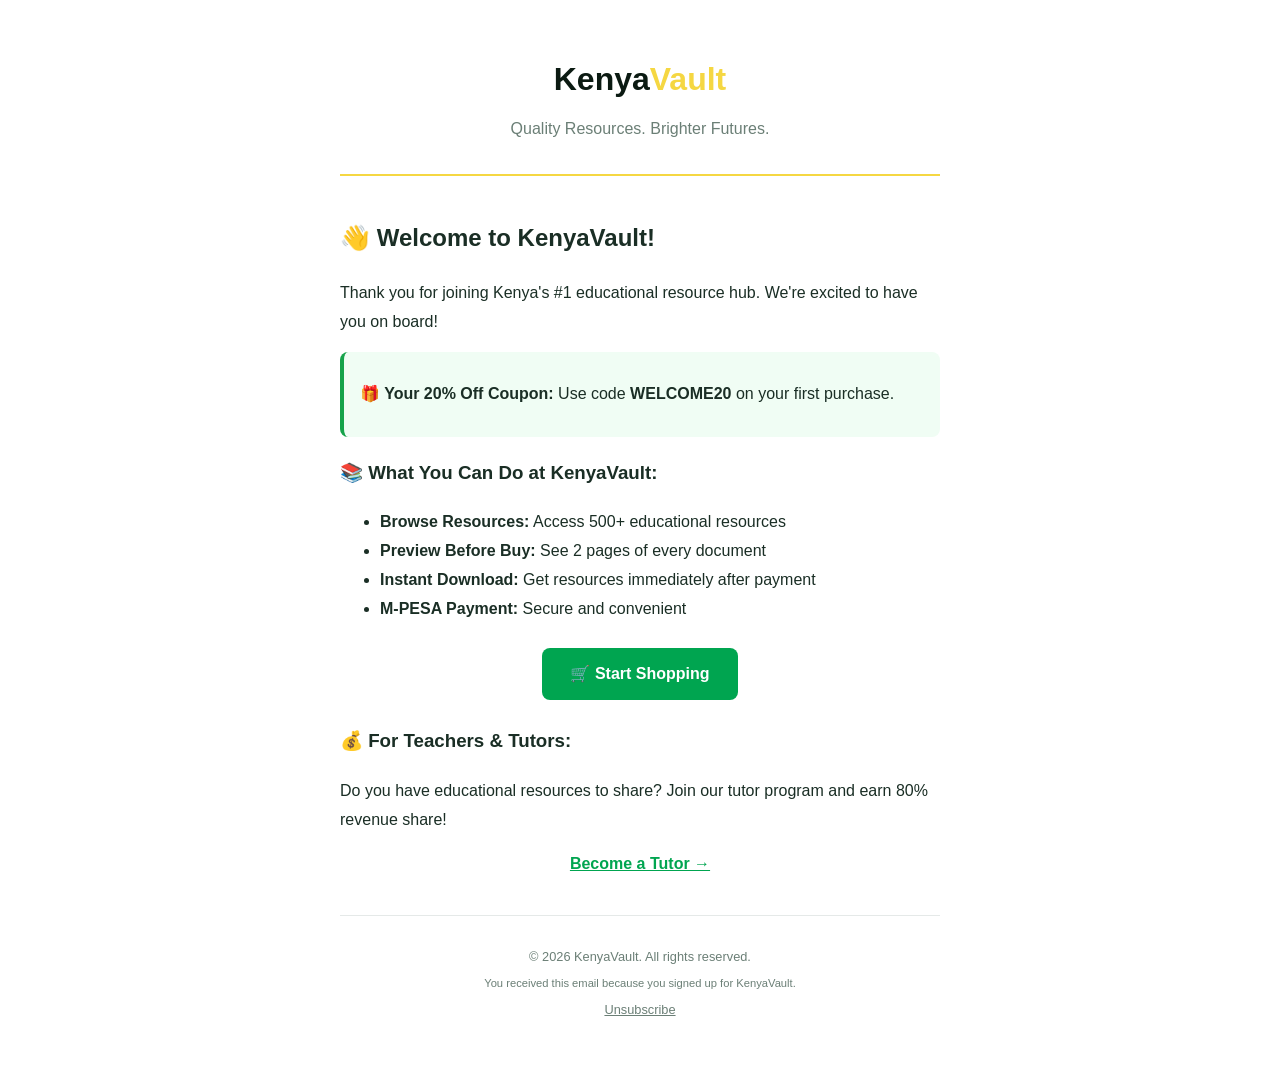
<file: email-welcome.html>
<!-- email-welcome.html -->
<!DOCTYPE html>
<html>
<head>
    <meta charset="UTF-8">
    <title>Welcome to KenyaVault</title>
    <style>
        body { font-family: 'Inter', sans-serif; max-width: 600px; margin: 0 auto; padding: 20px; color: #1A2E25; }
        .header { text-align: center; padding: 20px 0; border-bottom: 2px solid #F5D742; }
        .header h1 { font-family: 'Sora', sans-serif; font-weight: 800; color: #0B1A12; }
        .header h1 span { color: #F5D742; }
        .content { padding: 20px 0; line-height: 1.8; }
        .btn { display: inline-block; background: #00A550; color: #fff; padding: 12px 28px; border-radius: 8px; text-decoration: none; font-weight: 700; }
        .footer { text-align: center; padding: 20px 0; border-top: 1px solid #E5E9E8; font-size: 0.8rem; color: #6B7F76; }
        .highlight { background: #F0FDF4; padding: 12px 16px; border-radius: 8px; border-left: 4px solid #16A34A; margin: 16px 0; }
    </style>
</head>
<body>
    <div class="header">
        <h1>Kenya<span>Vault</span></h1>
        <p style="color:#6B7F76;">Quality Resources. Brighter Futures.</p>
    </div>
    <div class="content">
        <h2>👋 Welcome to KenyaVault!</h2>
        <p>Thank you for joining Kenya's #1 educational resource hub. We're excited to have you on board!</p>
        <div class="highlight">
            <p><strong>🎁 Your 20% Off Coupon:</strong> Use code <strong>WELCOME20</strong> on your first purchase.</p>
        </div>
        <h3>📚 What You Can Do at KenyaVault:</h3>
        <ul>
            <li><strong>Browse Resources:</strong> Access 500+ educational resources</li>
            <li><strong>Preview Before Buy:</strong> See 2 pages of every document</li>
            <li><strong>Instant Download:</strong> Get resources immediately after payment</li>
            <li><strong>M-PESA Payment:</strong> Secure and convenient</li>
        </ul>
        <p style="text-align:center;margin:24px 0;">
            <a href="https://kenyavault.co.ke/shop" class="btn">🛒 Start Shopping</a>
        </p>
        <h3>💰 For Teachers & Tutors:</h3>
        <p>Do you have educational resources to share? Join our tutor program and earn 80% revenue share!</p>
        <p style="text-align:center;margin:16px 0;">
            <a href="https://kenyavault.co.ke/tutor.html" style="color:#00A550;font-weight:600;">Become a Tutor →</a>
        </p>
    </div>
    <div class="footer">
        <p>© 2026 KenyaVault. All rights reserved.</p>
        <p style="font-size:0.7rem;">You received this email because you signed up for KenyaVault.</p>
        <p><a href="#" style="color:#6B7F76;">Unsubscribe</a></p>
    </div>
</body>
</html>
</file>
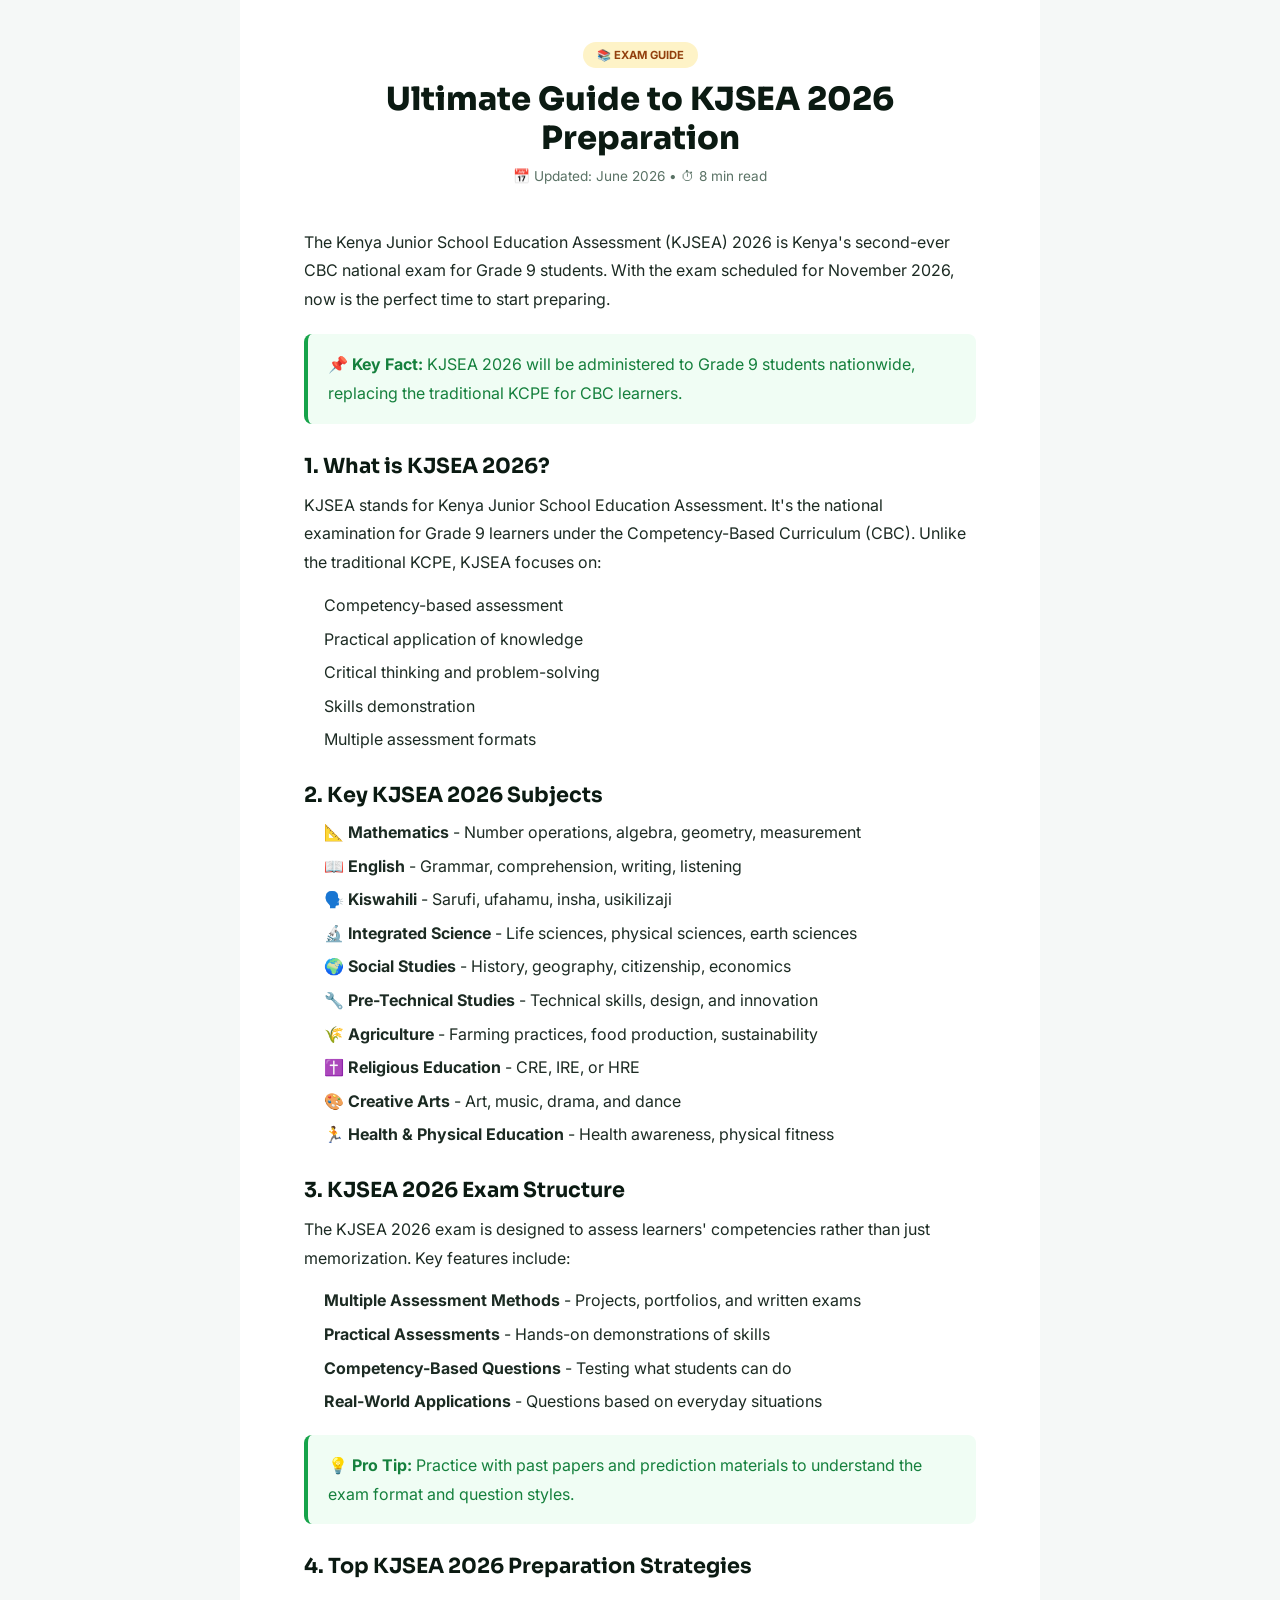
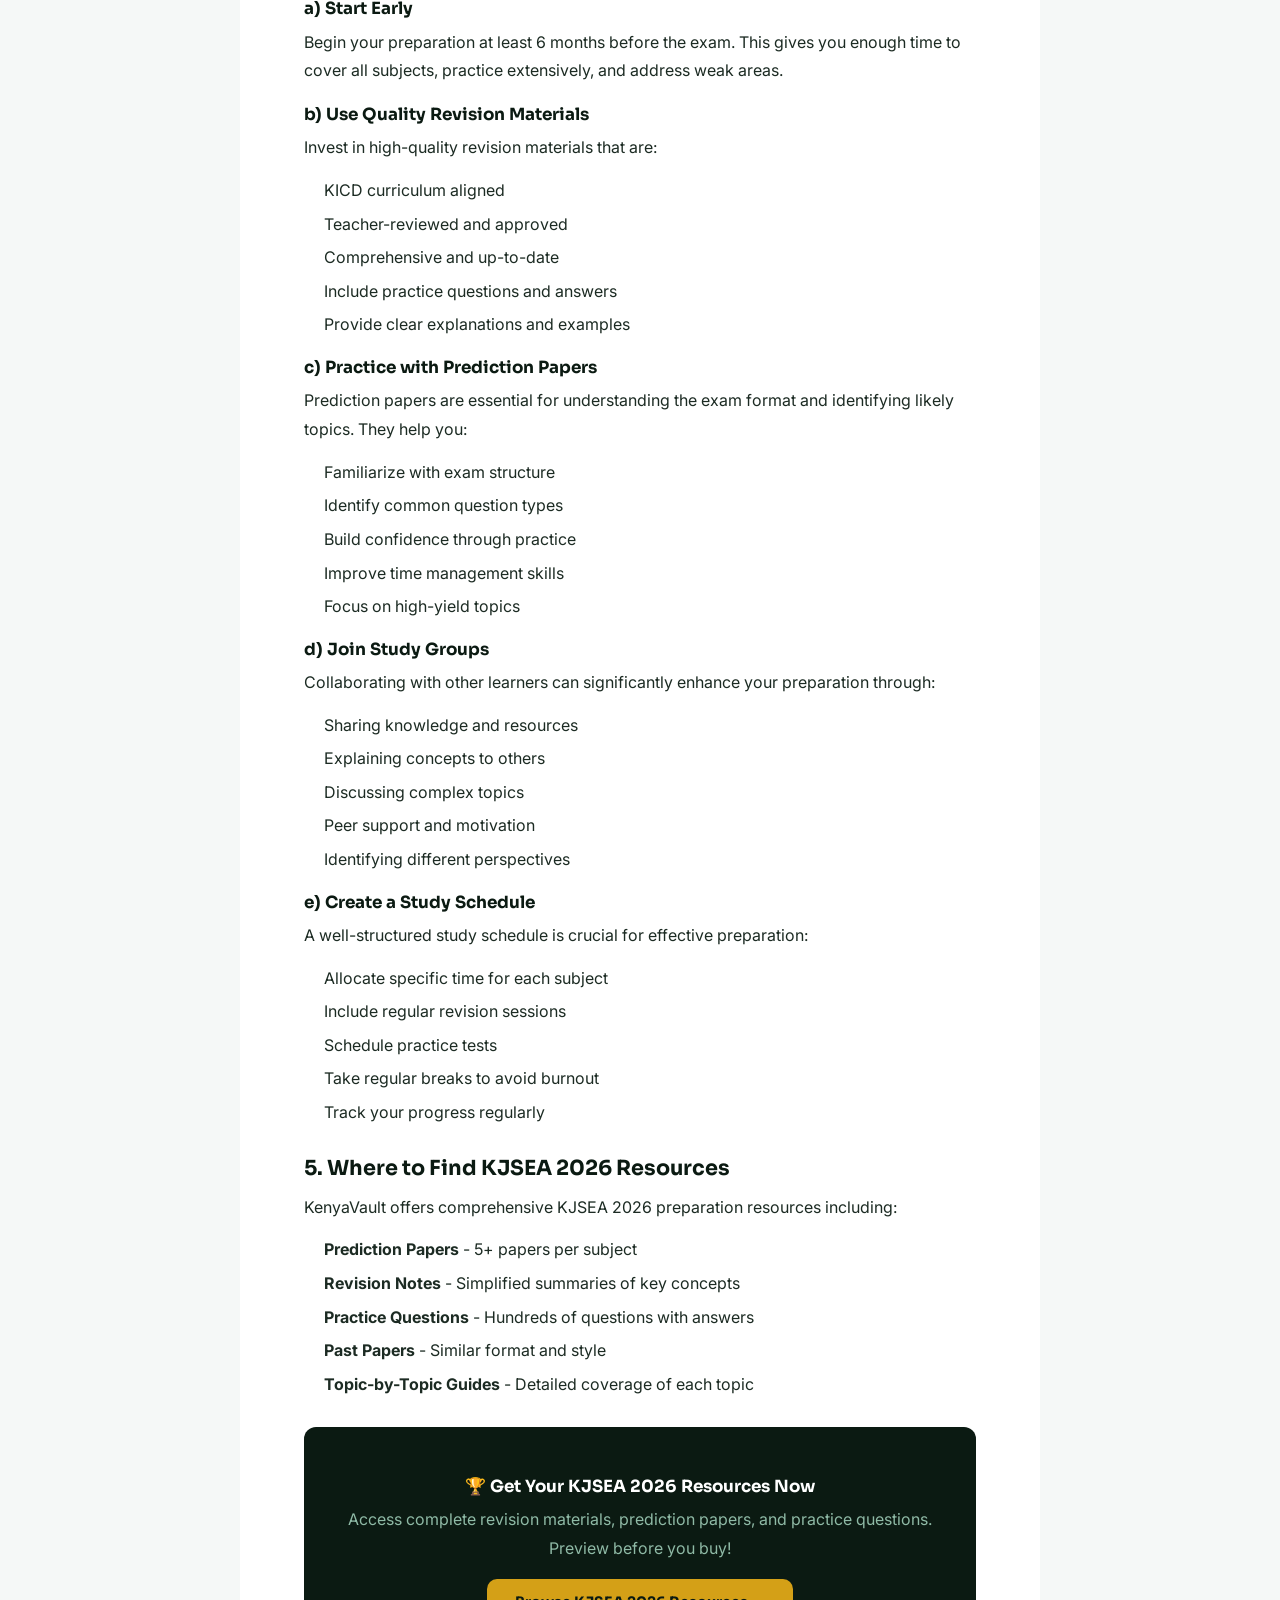
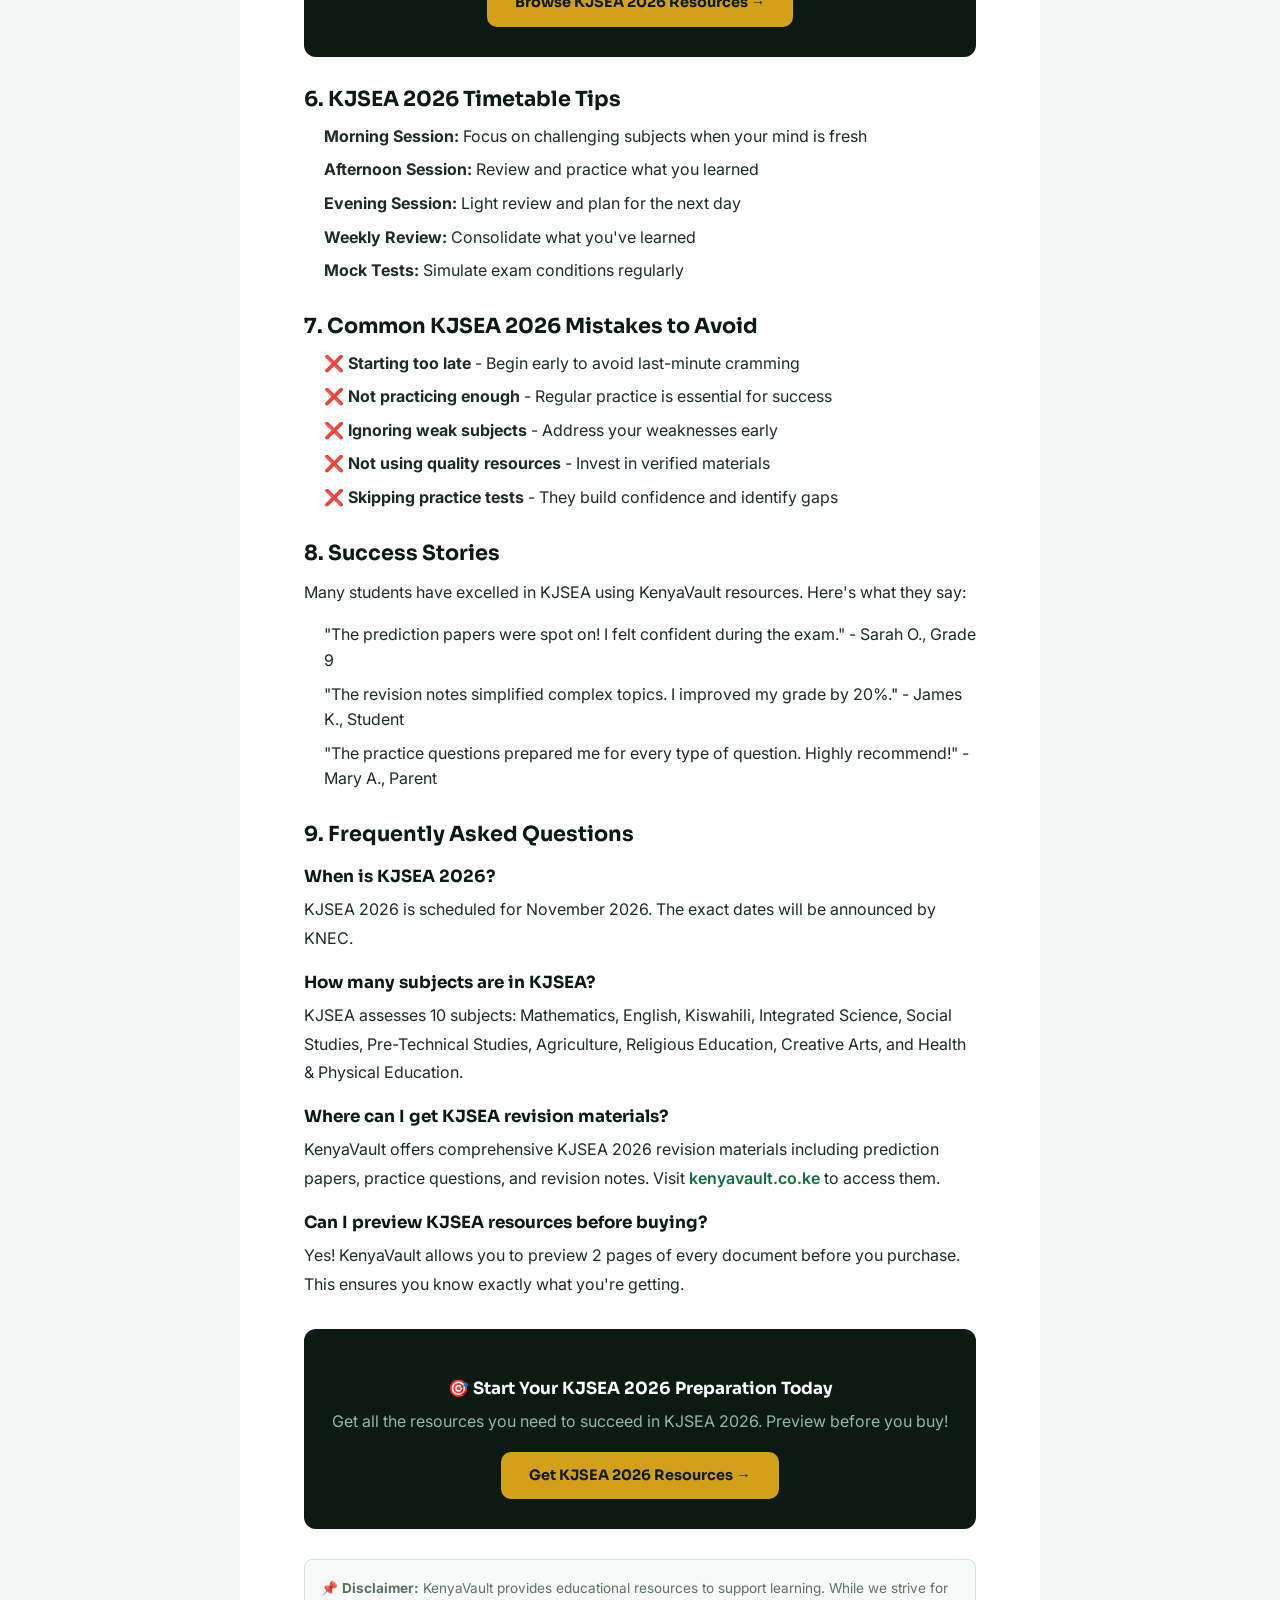
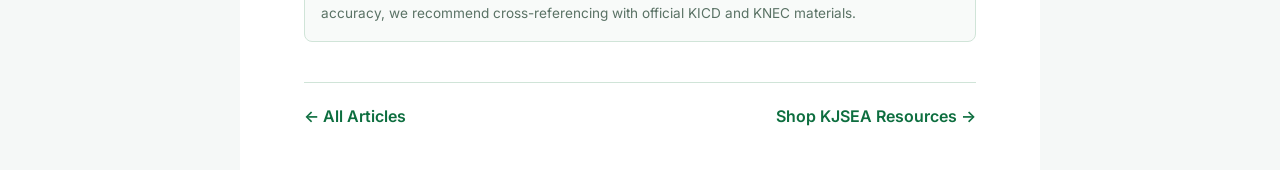
<file: guide-to-kjsea-2026.html>
<!-- blog-post-kjsea-2026.html -->
<!DOCTYPE html>
<html lang="en">
<head>
    <meta charset="UTF-8" />
    <meta name="viewport" content="width=device-width, initial-scale=1.0" />
    <title>Ultimate Guide to KJSEA 2026 Preparation — KenyaVault</title>
    <meta name="description" content="Complete guide to KJSEA 2026 preparation. Grade 9 CBC exam tips, prediction papers, revision resources, and study strategies for success." />
    <meta name="keywords" content="KJSEA 2026, Grade 9 exam, CBC resources, Kenya exam preparation, revision papers, KJSEA prediction" />
    <link rel="preconnect" href="https://fonts.googleapis.com" />
    <link href="https://fonts.googleapis.com/css2?family=Sora:wght@300;400;600;700;800&family=Inter:wght@400;500;600&display=swap" rel="stylesheet" />
    <link rel="stylesheet" href="styles.css" />
    <style>
        body { background: #F5F8F7; }
        .blog-container {
            max-width: 800px;
            margin: 0 auto;
            padding: 40px 5%;
            background: #fff;
        }
        .blog-header { text-align: center; margin-bottom: 40px; }
        .blog-header .tag {
            display: inline-block;
            background: #FEF3C7;
            color: #92400E;
            padding: 4px 14px;
            border-radius: 99px;
            font-size: 0.7rem;
            font-weight: 700;
            text-transform: uppercase;
            margin-bottom: 12px;
        }
        .blog-header h1 {
            font-family: 'Sora', sans-serif;
            font-weight: 800;
            font-size: 2rem;
            color: var(--dark);
            line-height: 1.2;
        }
        .blog-header .meta {
            color: var(--muted);
            font-size: 0.85rem;
            margin-top: 8px;
        }
        .blog-content h2 {
            font-family: 'Sora', sans-serif;
            font-weight: 700;
            font-size: 1.3rem;
            color: var(--dark);
            margin: 30px 0 12px;
        }
        .blog-content h3 {
            font-family: 'Sora', sans-serif;
            font-weight: 700;
            font-size: 1.05rem;
            color: var(--dark);
            margin: 20px 0 8px;
        }
        .blog-content p {
            color: var(--text);
            line-height: 1.8;
            margin-bottom: 16px;
        }
        .blog-content ul {
            padding-left: 20px;
            margin-bottom: 16px;
        }
        .blog-content ul li {
            margin-bottom: 8px;
            color: var(--text);
            line-height: 1.6;
        }
        .blog-content .highlight-box {
            background: #F0FDF4;
            border-left: 4px solid #16A34A;
            padding: 16px 20px;
            border-radius: 8px;
            margin: 20px 0;
        }
        .blog-content .highlight-box p {
            margin-bottom: 0;
            color: #15803D;
        }
        .blog-content .cta-box {
            background: var(--dark);
            border-radius: 12px;
            padding: 30px 24px;
            text-align: center;
            margin: 30px 0;
        }
        .blog-content .cta-box h3 {
            color: var(--white);
            margin-bottom: 8px;
        }
        .blog-content .cta-box p {
            color: #8FBAA6;
            margin-bottom: 16px;
        }
        .blog-content .cta-box .btn {
            display: inline-block;
            background: var(--gold);
            color: var(--dark);
            padding: 12px 28px;
            border-radius: 10px;
            font-family: 'Sora', sans-serif;
            font-weight: 700;
            font-size: 0.9rem;
            text-decoration: none;
            transition: all 0.3s;
        }
        .blog-content .cta-box .btn:hover {
            background: var(--gold-light);
            transform: translateY(-2px);
        }
        .blog-nav {
            display: flex;
            justify-content: space-between;
            margin-top: 40px;
            padding-top: 20px;
            border-top: 1px solid var(--border);
        }
        .blog-nav a {
            color: var(--green);
            font-weight: 600;
            text-decoration: none;
        }
        .blog-nav a:hover { text-decoration: underline; }
        @media (max-width: 600px) {
            .blog-header h1 { font-size: 1.5rem; }
            .blog-container { padding: 20px 4%; }
        }
    </style>
</head>
<body>
    <div class="blog-container">
        <div class="blog-header">
            <span class="tag">📚 Exam Guide</span>
            <h1>Ultimate Guide to KJSEA 2026 Preparation</h1>
            <div class="meta">📅 Updated: June 2026 • ⏱ 8 min read</div>
        </div>

        <div class="blog-content">
            <p>The Kenya Junior School Education Assessment (KJSEA) 2026 is Kenya's second-ever CBC national exam for Grade 9 students. With the exam scheduled for November 2026, now is the perfect time to start preparing.</p>

            <div class="highlight-box">
                <p>📌 <strong>Key Fact:</strong> KJSEA 2026 will be administered to Grade 9 students nationwide, replacing the traditional KCPE for CBC learners.</p>
            </div>

            <h2>1. What is KJSEA 2026?</h2>
            <p>KJSEA stands for Kenya Junior School Education Assessment. It's the national examination for Grade 9 learners under the Competency-Based Curriculum (CBC). Unlike the traditional KCPE, KJSEA focuses on:</p>
            <ul>
                <li>Competency-based assessment</li>
                <li>Practical application of knowledge</li>
                <li>Critical thinking and problem-solving</li>
                <li>Skills demonstration</li>
                <li>Multiple assessment formats</li>
            </ul>

            <h2>2. Key KJSEA 2026 Subjects</h2>
            <ul>
                <li><strong>📐 Mathematics</strong> - Number operations, algebra, geometry, measurement</li>
                <li><strong>📖 English</strong> - Grammar, comprehension, writing, listening</li>
                <li><strong>🗣️ Kiswahili</strong> - Sarufi, ufahamu, insha, usikilizaji</li>
                <li><strong>🔬 Integrated Science</strong> - Life sciences, physical sciences, earth sciences</li>
                <li><strong>🌍 Social Studies</strong> - History, geography, citizenship, economics</li>
                <li><strong>🔧 Pre-Technical Studies</strong> - Technical skills, design, and innovation</li>
                <li><strong>🌾 Agriculture</strong> - Farming practices, food production, sustainability</li>
                <li><strong>✝️ Religious Education</strong> - CRE, IRE, or HRE</li>
                <li><strong>🎨 Creative Arts</strong> - Art, music, drama, and dance</li>
                <li><strong>🏃 Health & Physical Education</strong> - Health awareness, physical fitness</li>
            </ul>

            <h2>3. KJSEA 2026 Exam Structure</h2>
            <p>The KJSEA 2026 exam is designed to assess learners' competencies rather than just memorization. Key features include:</p>
            <ul>
                <li><strong>Multiple Assessment Methods</strong> - Projects, portfolios, and written exams</li>
                <li><strong>Practical Assessments</strong> - Hands-on demonstrations of skills</li>
                <li><strong>Competency-Based Questions</strong> - Testing what students can do</li>
                <li><strong>Real-World Applications</strong> - Questions based on everyday situations</li>
            </ul>

            <div class="highlight-box">
                <p>💡 <strong>Pro Tip:</strong> Practice with past papers and prediction materials to understand the exam format and question styles.</p>
            </div>

            <h2>4. Top KJSEA 2026 Preparation Strategies</h2>

            <h3>a) Start Early</h3>
            <p>Begin your preparation at least 6 months before the exam. This gives you enough time to cover all subjects, practice extensively, and address weak areas.</p>

            <h3>b) Use Quality Revision Materials</h3>
            <p>Invest in high-quality revision materials that are:</p>
            <ul>
                <li>KICD curriculum aligned</li>
                <li>Teacher-reviewed and approved</li>
                <li>Comprehensive and up-to-date</li>
                <li>Include practice questions and answers</li>
                <li>Provide clear explanations and examples</li>
            </ul>

            <h3>c) Practice with Prediction Papers</h3>
            <p>Prediction papers are essential for understanding the exam format and identifying likely topics. They help you:</p>
            <ul>
                <li>Familiarize with exam structure</li>
                <li>Identify common question types</li>
                <li>Build confidence through practice</li>
                <li>Improve time management skills</li>
                <li>Focus on high-yield topics</li>
            </ul>

            <h3>d) Join Study Groups</h3>
            <p>Collaborating with other learners can significantly enhance your preparation through:</p>
            <ul>
                <li>Sharing knowledge and resources</li>
                <li>Explaining concepts to others</li>
                <li>Discussing complex topics</li>
                <li>Peer support and motivation</li>
                <li>Identifying different perspectives</li>
            </ul>

            <h3>e) Create a Study Schedule</h3>
            <p>A well-structured study schedule is crucial for effective preparation:</p>
            <ul>
                <li>Allocate specific time for each subject</li>
                <li>Include regular revision sessions</li>
                <li>Schedule practice tests</li>
                <li>Take regular breaks to avoid burnout</li>
                <li>Track your progress regularly</li>
            </ul>

            <h2>5. Where to Find KJSEA 2026 Resources</h2>
            <p>KenyaVault offers comprehensive KJSEA 2026 preparation resources including:</p>
            <ul>
                <li><strong>Prediction Papers</strong> - 5+ papers per subject</li>
                <li><strong>Revision Notes</strong> - Simplified summaries of key concepts</li>
                <li><strong>Practice Questions</strong> - Hundreds of questions with answers</li>
                <li><strong>Past Papers</strong> - Similar format and style</li>
                <li><strong>Topic-by-Topic Guides</strong> - Detailed coverage of each topic</li>
            </ul>

            <div class="cta-box">
                <h3>🏆 Get Your KJSEA 2026 Resources Now</h3>
                <p>Access complete revision materials, prediction papers, and practice questions. Preview before you buy!</p>
                <a href="shop.html?level=kjsea" class="btn">Browse KJSEA 2026 Resources →</a>
            </div>

            <h2>6. KJSEA 2026 Timetable Tips</h2>
            <ul>
                <li><strong>Morning Session:</strong> Focus on challenging subjects when your mind is fresh</li>
                <li><strong>Afternoon Session:</strong> Review and practice what you learned</li>
                <li><strong>Evening Session:</strong> Light review and plan for the next day</li>
                <li><strong>Weekly Review:</strong> Consolidate what you've learned</li>
                <li><strong>Mock Tests:</strong> Simulate exam conditions regularly</li>
            </ul>

            <h2>7. Common KJSEA 2026 Mistakes to Avoid</h2>
            <ul>
                <li><strong>❌ Starting too late</strong> - Begin early to avoid last-minute cramming</li>
                <li><strong>❌ Not practicing enough</strong> - Regular practice is essential for success</li>
                <li><strong>❌ Ignoring weak subjects</strong> - Address your weaknesses early</li>
                <li><strong>❌ Not using quality resources</strong> - Invest in verified materials</li>
                <li><strong>❌ Skipping practice tests</strong> - They build confidence and identify gaps</li>
            </ul>

            <h2>8. Success Stories</h2>
            <p>Many students have excelled in KJSEA using KenyaVault resources. Here's what they say:</p>
            <ul>
                <li>"The prediction papers were spot on! I felt confident during the exam." - Sarah O., Grade 9</li>
                <li>"The revision notes simplified complex topics. I improved my grade by 20%." - James K., Student</li>
                <li>"The practice questions prepared me for every type of question. Highly recommend!" - Mary A., Parent</li>
            </ul>

            <h2>9. Frequently Asked Questions</h2>

            <h3>When is KJSEA 2026?</h3>
            <p>KJSEA 2026 is scheduled for November 2026. The exact dates will be announced by KNEC.</p>

            <h3>How many subjects are in KJSEA?</h3>
            <p>KJSEA assesses 10 subjects: Mathematics, English, Kiswahili, Integrated Science, Social Studies, Pre-Technical Studies, Agriculture, Religious Education, Creative Arts, and Health & Physical Education.</p>

            <h3>Where can I get KJSEA revision materials?</h3>
            <p>KenyaVault offers comprehensive KJSEA 2026 revision materials including prediction papers, practice questions, and revision notes. Visit <a href="shop.html?level=kjsea" style="color:var(--green);font-weight:600;">kenyavault.co.ke</a> to access them.</p>

            <h3>Can I preview KJSEA resources before buying?</h3>
            <p>Yes! KenyaVault allows you to preview 2 pages of every document before you purchase. This ensures you know exactly what you're getting.</p>

            <div class="cta-box">
                <h3>🎯 Start Your KJSEA 2026 Preparation Today</h3>
                <p>Get all the resources you need to succeed in KJSEA 2026. Preview before you buy!</p>
                <a href="shop.html?level=kjsea" class="btn">Get KJSEA 2026 Resources →</a>
            </div>

            <div style="margin-top:30px;padding:16px;background:#F8FAF9;border-radius:8px;border:1px solid var(--border);">
                <p style="font-size:0.85rem;color:var(--muted);margin-bottom:0;">
                    📌 <strong>Disclaimer:</strong> KenyaVault provides educational resources to support learning. While we strive for accuracy, we recommend cross-referencing with official KICD and KNEC materials.
                </p>
            </div>
        </div>

        <div class="blog-nav">
            <a href="blog.html">← All Articles</a>
            <a href="shop.html?level=kjsea">Shop KJSEA Resources →</a>
        </div>
    </div>
</body>
</html>
</file>
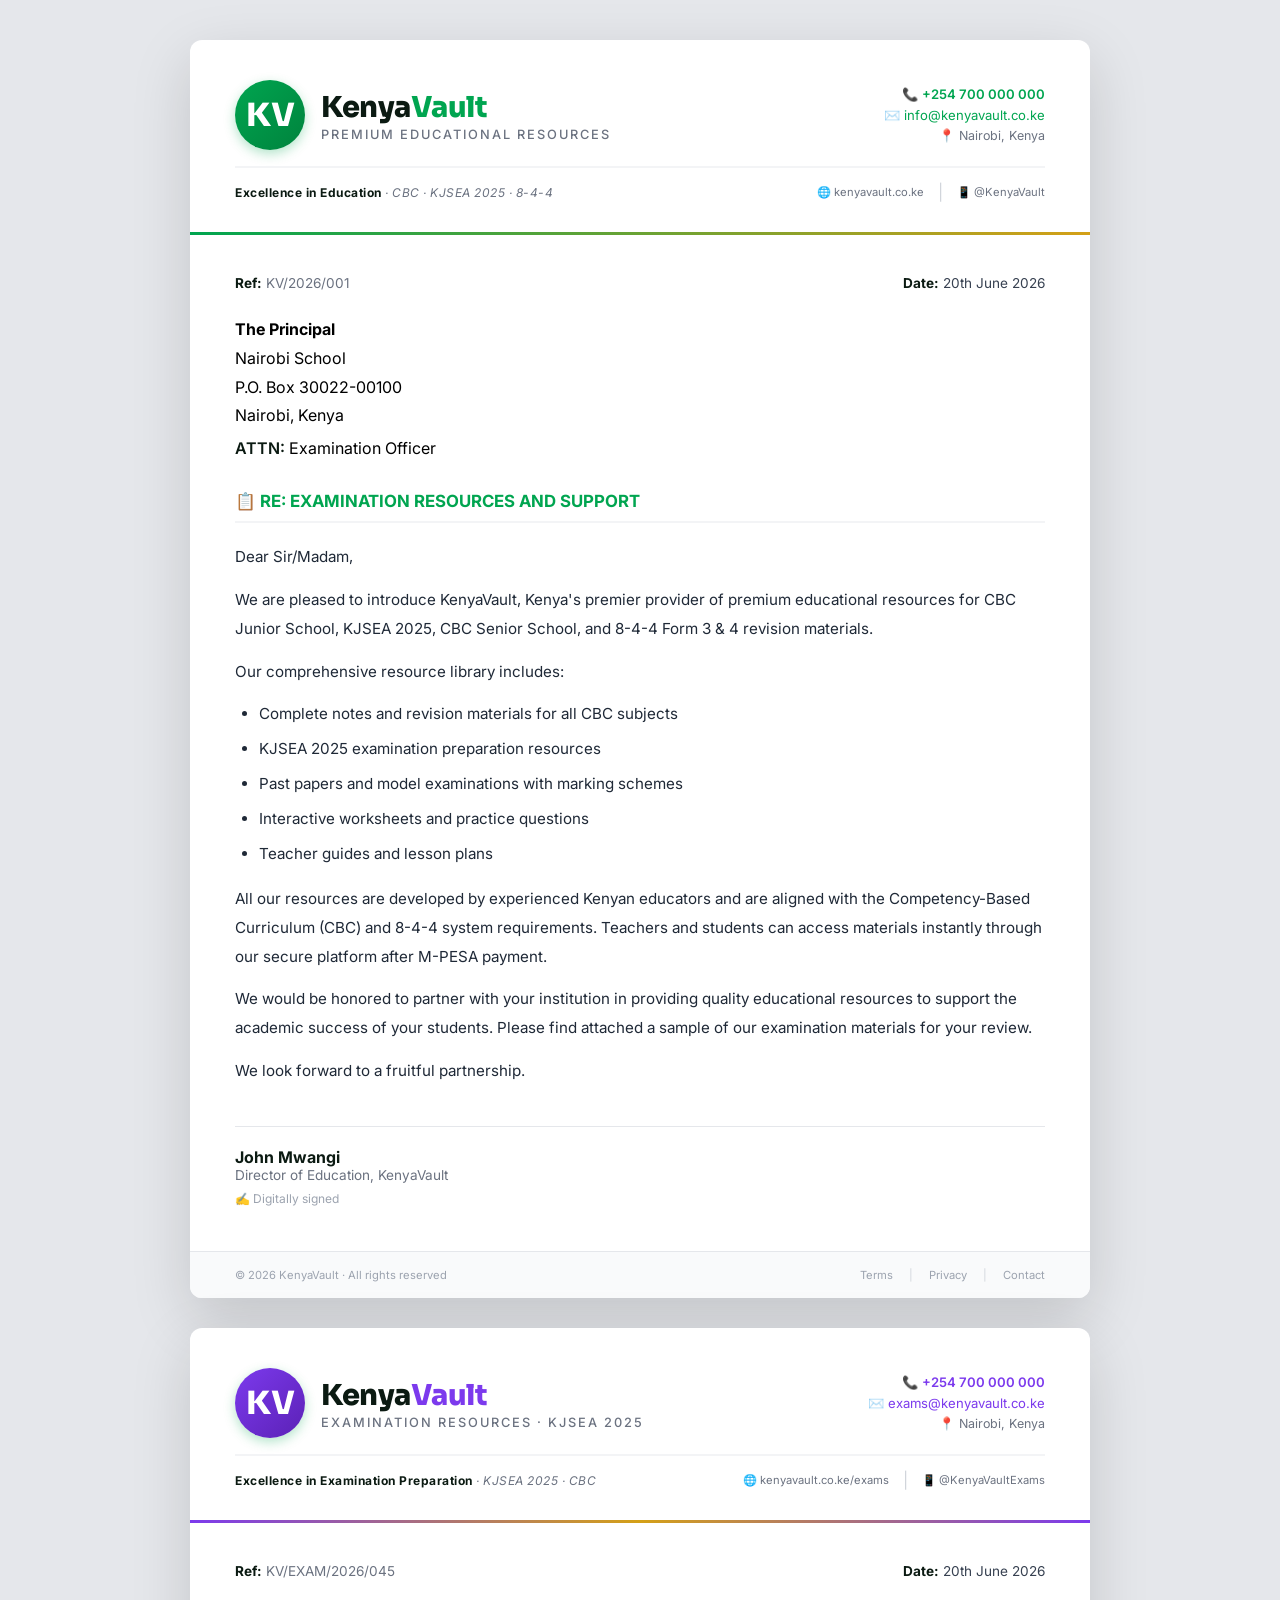
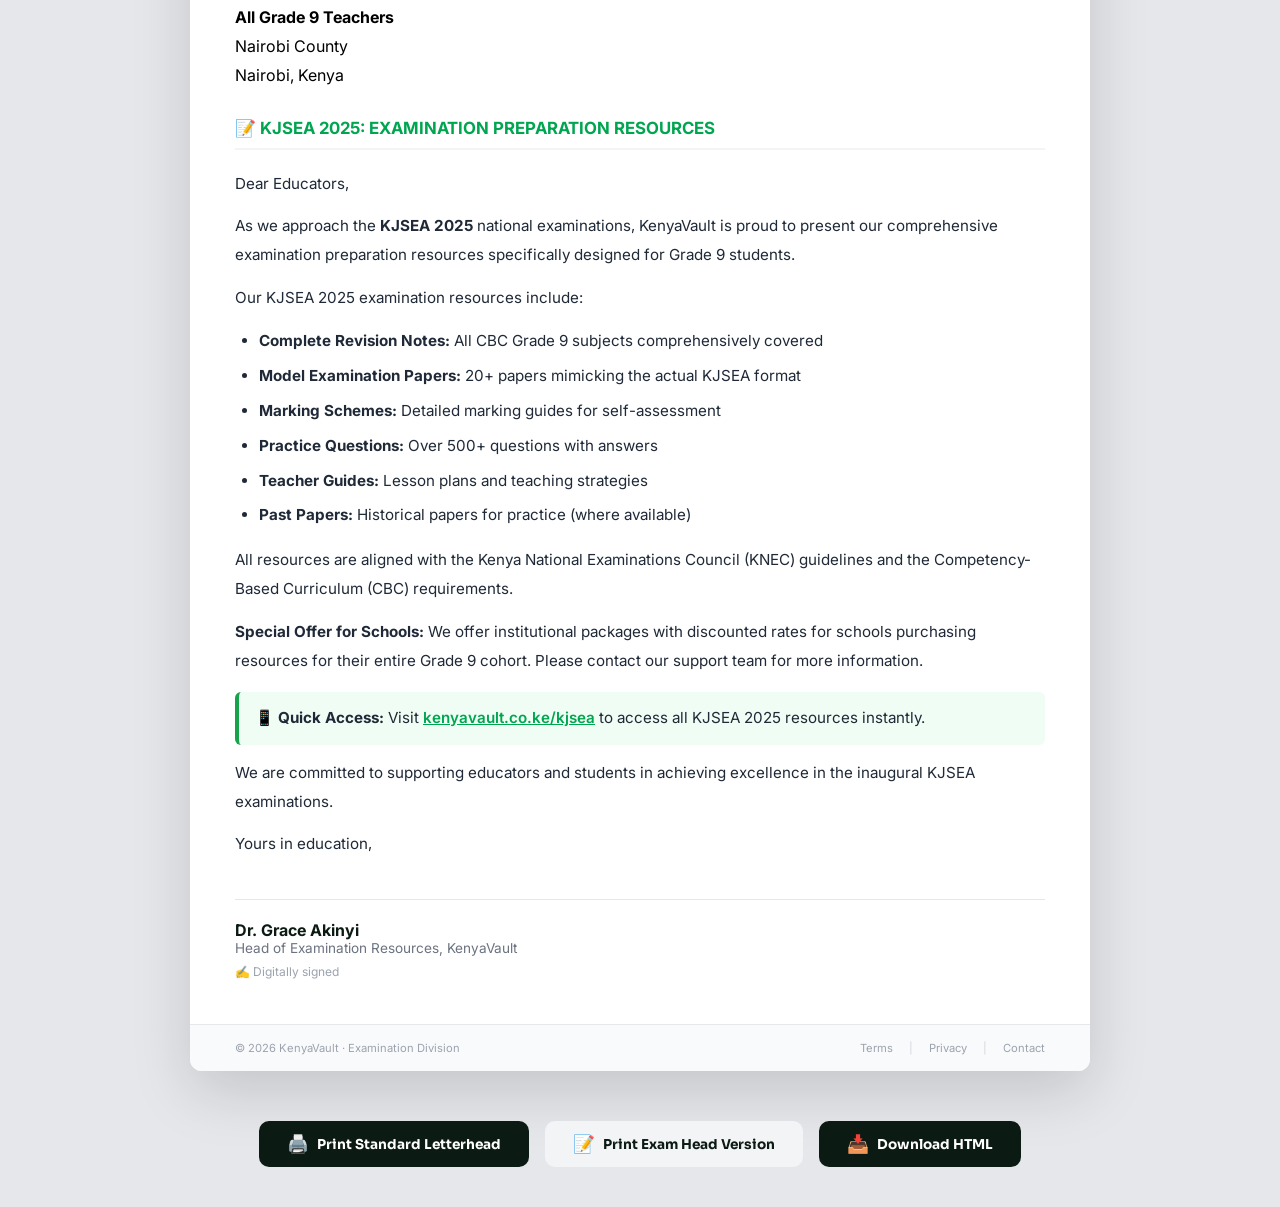
<file: Kenyavault-letterhead.html>
<!DOCTYPE html>
<html lang="en">
<head>
    <meta charset="UTF-8" />
    <meta name="viewport" content="width=device-width, initial-scale=1.0" />
    <title>KenyaVault Official Letterhead</title>
    <link rel="preconnect" href="https://fonts.googleapis.com" />
    <link href="https://fonts.googleapis.com/css2?family=Sora:wght@300;400;600;700;800&family=Inter:wght@400;500;600&display=swap" rel="stylesheet" />
    <style>
        * {
            margin: 0;
            padding: 0;
            box-sizing: border-box;
        }
        
        body {
            background: #e5e7eb;
            display: flex;
            flex-direction: column;
            align-items: center;
            justify-content: center;
            min-height: 100vh;
            padding: 40px 20px;
            font-family: 'Inter', sans-serif;
        }
        
        .letterhead-container {
            background: #ffffff;
            max-width: 900px;
            width: 100%;
            border-radius: 12px;
            box-shadow: 0 20px 60px rgba(0,0,0,0.15);
            overflow: hidden;
            margin-bottom: 30px;
        }
        
        /* ── LETTERHEAD STYLES ── */
        .letterhead {
            padding: 40px 45px 30px;
            border-bottom: 3px solid #00A550;
            position: relative;
        }
        
        .letterhead::after {
            content: '';
            position: absolute;
            bottom: -3px;
            left: 0;
            right: 0;
            height: 3px;
            background: linear-gradient(90deg, #00A550 0%, #D4A017 50%, #00A550 100%);
            background-size: 200% 100%;
            animation: shimmer 3s ease-in-out infinite;
        }
        
        @keyframes shimmer {
            0%, 100% { background-position: 0% 50%; }
            50% { background-position: 100% 50%; }
        }
        
        .letterhead-top {
            display: flex;
            align-items: center;
            justify-content: space-between;
            gap: 20px;
            flex-wrap: wrap;
        }
        
        .letterhead-brand {
            display: flex;
            align-items: center;
            gap: 16px;
        }
        
        .letterhead-logo {
            width: 70px;
            height: 70px;
            background: linear-gradient(135deg, #00A550, #00833D);
            border-radius: 50%;
            display: flex;
            align-items: center;
            justify-content: center;
            color: white;
            font-size: 32px;
            font-weight: 800;
            font-family: 'Sora', sans-serif;
            flex-shrink: 0;
            box-shadow: 0 4px 12px rgba(0,165,80,0.3);
        }
        
        .letterhead-name h1 {
            font-family: 'Sora', sans-serif;
            font-weight: 800;
            font-size: 1.8rem;
            color: #0B1A12;
            letter-spacing: -0.5px;
        }
        
        .letterhead-name h1 span {
            color: #00A550;
        }
        
        .letterhead-name .tagline {
            font-size: 0.8rem;
            color: #6B7280;
            font-weight: 500;
            letter-spacing: 2px;
            text-transform: uppercase;
            margin-top: 2px;
        }
        
        .letterhead-contact {
            text-align: right;
            font-size: 0.82rem;
            color: #374151;
            line-height: 1.6;
        }
        
        .letterhead-contact .phone {
            font-weight: 600;
            color: #00A550;
        }
        
        .letterhead-contact .email {
            color: #00A550;
            text-decoration: none;
        }
        
        .letterhead-contact .location {
            color: #6B7280;
            font-size: 0.78rem;
        }
        
        .letterhead-divider {
            margin-top: 16px;
            padding-top: 14px;
            border-top: 2px solid #F3F4F6;
            display: flex;
            justify-content: space-between;
            align-items: center;
            flex-wrap: wrap;
            gap: 10px;
        }
        
        .letterhead-motto {
            font-size: 0.75rem;
            color: #6B7280;
            font-style: italic;
            letter-spacing: 0.5px;
        }
        
        .letterhead-motto strong {
            color: #0B1A12;
            font-style: normal;
        }
        
        .letterhead-social {
            display: flex;
            gap: 14px;
            align-items: center;
        }
        
        .letterhead-social a {
            color: #6B7280;
            text-decoration: none;
            font-size: 0.7rem;
            transition: color 0.2s;
        }
        
        .letterhead-social a:hover {
            color: #00A550;
        }
        
        .letterhead-social .divider {
            color: #D1D5DB;
        }
        
        /* ── CONTENT AREA ── */
        .letter-content {
            padding: 40px 45px 45px;
        }
        
        .letter-content .reference {
            font-size: 0.85rem;
            color: #6B7280;
            margin-bottom: 24px;
            display: flex;
            justify-content: space-between;
            flex-wrap: wrap;
            gap: 8px;
        }
        
        .letter-content .reference strong {
            color: #0B1A12;
        }
        
        .letter-content .date {
            color: #374151;
        }
        
        .letter-content .recipient {
            margin-bottom: 28px;
            line-height: 1.8;
        }
        
        .letter-content .recipient .attn {
            font-weight: 600;
            color: #0B1A12;
        }
        
        .letter-content .subject-line {
            font-weight: 700;
            font-size: 1.05rem;
            color: #0B1A12;
            margin-bottom: 20px;
            padding-bottom: 10px;
            border-bottom: 2px solid #F3F4F6;
        }
        
        .letter-content .subject-line span {
            color: #00A550;
        }
        
        .letter-content .body-text {
            color: #1F2937;
            line-height: 1.9;
            font-size: 0.95rem;
        }
        
        .letter-content .body-text p {
            margin-bottom: 14px;
        }
        
        .letter-content .body-text ul {
            padding-left: 24px;
            margin-bottom: 16px;
        }
        
        .letter-content .body-text ul li {
            margin-bottom: 6px;
        }
        
        .letter-content .signature {
            margin-top: 40px;
            padding-top: 20px;
            border-top: 1px solid #E5E7EB;
        }
        
        .letter-content .signature .name {
            font-weight: 700;
            font-size: 1rem;
            color: #0B1A12;
        }
        
        .letter-content .signature .title {
            font-size: 0.85rem;
            color: #6B7280;
        }
        
        .letter-content .signature .stamp {
            margin-top: 8px;
            font-size: 0.75rem;
            color: #9CA3AF;
        }
        
        /* ── FOOTER ── */
        .letter-footer {
            padding: 16px 45px;
            background: #F9FAFB;
            border-top: 1px solid #E5E7EB;
            display: flex;
            justify-content: space-between;
            align-items: center;
            flex-wrap: wrap;
            gap: 10px;
            font-size: 0.7rem;
            color: #9CA3AF;
        }
        
        .letter-footer .footer-links {
            display: flex;
            gap: 16px;
            align-items: center;
        }
        
        .letter-footer .footer-links a {
            color: #9CA3AF;
            text-decoration: none;
            transition: color 0.2s;
        }
        
        .letter-footer .footer-links a:hover {
            color: #00A550;
        }
        
        .letter-footer .footer-links .sep {
            color: #D1D5DB;
        }
        
        /* ── EXAM HEAD VERSION ── */
        .exam-head-version {
            border-bottom-color: #7C3AED;
        }
        
        .exam-head-version .letterhead-name h1 span {
            color: #7C3AED;
        }
        
        .exam-head-version .letterhead-contact .phone {
            color: #7C3AED;
        }
        
        .exam-head-version .letterhead-contact .email {
            color: #7C3AED;
        }
        
        .exam-head-version::after {
            background: linear-gradient(90deg, #7C3AED 0%, #D4A017 50%, #7C3AED 100%);
        }
        
        .exam-head-version .subject-line span {
            color: #7C3AED;
        }
        
        /* ── RESPONSIVE ── */
        @media (max-width: 700px) {
            .letterhead {
                padding: 24px 20px 20px;
            }
            
            .letterhead-top {
                flex-direction: column;
                align-items: flex-start;
            }
            
            .letterhead-contact {
                text-align: left;
                width: 100%;
            }
            
            .letterhead-divider {
                flex-direction: column;
                align-items: flex-start;
            }
            
            .letter-content {
                padding: 24px 20px 30px;
            }
            
            .letter-footer {
                padding: 12px 20px;
                flex-direction: column;
                text-align: center;
            }
            
            .letterhead-name h1 {
                font-size: 1.4rem;
            }
            
            .letterhead-logo {
                width: 56px;
                height: 56px;
                font-size: 24px;
            }
        }
        
        @media print {
            body {
                background: white;
                padding: 0;
            }
            .letterhead-container {
                box-shadow: none;
                border-radius: 0;
            }
            .letterhead::after {
                animation: none;
            }
        }
        
        /* ── DOWNLOAD BUTTON ── */
        .download-options {
            display: flex;
            gap: 16px;
            flex-wrap: wrap;
            justify-content: center;
            margin-top: 20px;
        }
        
        .download-btn {
            background: #0B1A12;
            color: white;
            padding: 12px 28px;
            border-radius: 10px;
            border: none;
            font-family: 'Sora', sans-serif;
            font-weight: 700;
            font-size: 0.85rem;
            cursor: pointer;
            transition: all 0.3s;
            text-decoration: none;
            display: inline-flex;
            align-items: center;
            gap: 8px;
        }
        
        .download-btn:hover {
            background: #00A550;
            transform: translateY(-2px);
            box-shadow: 0 8px 24px rgba(0,165,80,0.3);
        }
        
        .download-btn.secondary {
            background: #F3F4F6;
            color: #0B1A12;
        }
        
        .download-btn.secondary:hover {
            background: #E5E7EB;
            box-shadow: 0 8px 24px rgba(0,0,0,0.1);
        }
        
        .download-btn .icon {
            font-size: 1.1rem;
        }
    </style>
</head>
<body>

    <!-- ════════════════════════════════════════ -->
    <!-- LETTERHEAD VERSION 1: STANDARD         -->
    <!-- ════════════════════════════════════════ -->
    <div class="letterhead-container" id="letterheadStandard">
        <div class="letterhead">
            <div class="letterhead-top">
                <div class="letterhead-brand">
                    <div class="letterhead-logo">KV</div>
                    <div class="letterhead-name">
                        <h1>Kenya<span>Vault</span></h1>
                        <div class="tagline">Premium Educational Resources</div>
                    </div>
                </div>
                <div class="letterhead-contact">
                    <div>📞 <span class="phone">+254 700 000 000</span></div>
                    <div>✉️ <a href="mailto:info@kenyavault.co.ke" class="email">info@kenyavault.co.ke</a></div>
                    <div class="location">📍 Nairobi, Kenya</div>
                </div>
            </div>
            <div class="letterhead-divider">
                <div class="letterhead-motto">
                    <strong>Excellence in Education</strong> · CBC · KJSEA 2025 · 8-4-4
                </div>
                <div class="letterhead-social">
                    <a href="#">🌐 kenyavault.co.ke</a>
                    <span class="divider">|</span>
                    <a href="#">📱 @KenyaVault</a>
                </div>
            </div>
        </div>
        
        <div class="letter-content">
            <div class="reference">
                <span><strong>Ref:</strong> KV/2026/001</span>
                <span class="date"><strong>Date:</strong> 20th June 2026</span>
            </div>
            
            <div class="recipient">
                <div><strong>The Principal</strong></div>
                <div>Nairobi School</div>
                <div>P.O. Box 30022-00100</div>
                <div>Nairobi, Kenya</div>
                <div style="margin-top:4px;"><span class="attn">ATTN:</span> Examination Officer</div>
            </div>
            
            <div class="subject-line">
                📋 <span>RE: EXAMINATION RESOURCES AND SUPPORT</span>
            </div>
            
            <div class="body-text">
                <p>Dear Sir/Madam,</p>
                
                <p>We are pleased to introduce KenyaVault, Kenya's premier provider of premium educational resources for CBC Junior School, KJSEA 2025, CBC Senior School, and 8-4-4 Form 3 &amp; 4 revision materials.</p>
                
                <p>Our comprehensive resource library includes:</p>
                <ul>
                    <li>Complete notes and revision materials for all CBC subjects</li>
                    <li>KJSEA 2025 examination preparation resources</li>
                    <li>Past papers and model examinations with marking schemes</li>
                    <li>Interactive worksheets and practice questions</li>
                    <li>Teacher guides and lesson plans</li>
                </ul>
                
                <p>All our resources are developed by experienced Kenyan educators and are aligned with the Competency-Based Curriculum (CBC) and 8-4-4 system requirements. Teachers and students can access materials instantly through our secure platform after M-PESA payment.</p>
                
                <p>We would be honored to partner with your institution in providing quality educational resources to support the academic success of your students. Please find attached a sample of our examination materials for your review.</p>
                
                <p>We look forward to a fruitful partnership.</p>
            </div>
            
            <div class="signature">
                <div class="name">John Mwangi</div>
                <div class="title">Director of Education, KenyaVault</div>
                <div class="stamp">✍️ Digitally signed</div>
            </div>
        </div>
        
        <div class="letter-footer">
            <span>© 2026 KenyaVault · All rights reserved</span>
            <div class="footer-links">
                <a href="#">Terms</a>
                <span class="sep">|</span>
                <a href="#">Privacy</a>
                <span class="sep">|</span>
                <a href="#">Contact</a>
            </div>
        </div>
    </div>

    <!-- ════════════════════════════════════════ -->
    <!-- LETTERHEAD VERSION 2: EXAM HEAD        -->
    <!-- ════════════════════════════════════════ -->
    <div class="letterhead-container" id="letterheadExam">
        <div class="letterhead exam-head-version">
            <div class="letterhead-top">
                <div class="letterhead-brand">
                    <div class="letterhead-logo" style="background:linear-gradient(135deg,#7C3AED,#5B21B6);">KV</div>
                    <div class="letterhead-name">
                        <h1>Kenya<span>Vault</span></h1>
                        <div class="tagline">Examination Resources · KJSEA 2025</div>
                    </div>
                </div>
                <div class="letterhead-contact">
                    <div>📞 <span class="phone">+254 700 000 000</span></div>
                    <div>✉️ <a href="mailto:exams@kenyavault.co.ke" class="email">exams@kenyavault.co.ke</a></div>
                    <div class="location">📍 Nairobi, Kenya</div>
                </div>
            </div>
            <div class="letterhead-divider">
                <div class="letterhead-motto">
                    <strong>Excellence in Examination Preparation</strong> · KJSEA 2025 · CBC
                </div>
                <div class="letterhead-social">
                    <a href="#">🌐 kenyavault.co.ke/exams</a>
                    <span class="divider">|</span>
                    <a href="#">📱 @KenyaVaultExams</a>
                </div>
            </div>
        </div>
        
        <div class="letter-content">
            <div class="reference">
                <span><strong>Ref:</strong> KV/EXAM/2026/045</span>
                <span class="date"><strong>Date:</strong> 20th June 2026</span>
            </div>
            
            <div class="recipient">
                <div><strong>All Grade 9 Teachers</strong></div>
                <div>Nairobi County</div>
                <div>Nairobi, Kenya</div>
            </div>
            
            <div class="subject-line">
                📝 <span>KJSEA 2025: EXAMINATION PREPARATION RESOURCES</span>
            </div>
            
            <div class="body-text">
                <p>Dear Educators,</p>
                
                <p>As we approach the <strong>KJSEA 2025</strong> national examinations, KenyaVault is proud to present our comprehensive examination preparation resources specifically designed for Grade 9 students.</p>
                
                <p>Our KJSEA 2025 examination resources include:</p>
                <ul>
                    <li><strong>Complete Revision Notes:</strong> All CBC Grade 9 subjects comprehensively covered</li>
                    <li><strong>Model Examination Papers:</strong> 20+ papers mimicking the actual KJSEA format</li>
                    <li><strong>Marking Schemes:</strong> Detailed marking guides for self-assessment</li>
                    <li><strong>Practice Questions:</strong> Over 500+ questions with answers</li>
                    <li><strong>Teacher Guides:</strong> Lesson plans and teaching strategies</li>
                    <li><strong>Past Papers:</strong> Historical papers for practice (where available)</li>
                </ul>
                
                <p>All resources are aligned with the Kenya National Examinations Council (KNEC) guidelines and the Competency-Based Curriculum (CBC) requirements.</p>
                
                <p><strong>Special Offer for Schools:</strong> We offer institutional packages with discounted rates for schools purchasing resources for their entire Grade 9 cohort. Please contact our support team for more information.</p>
                
                <p style="margin-top:16px;padding:12px 16px;background:#F0FDF4;border-left:4px solid #16A34A;border-radius:6px;">
                    <strong>📱 Quick Access:</strong> Visit <a href="#" style="color:#00A550;font-weight:600;">kenyavault.co.ke/kjsea</a> to access all KJSEA 2025 resources instantly.
                </p>
                
                <p>We are committed to supporting educators and students in achieving excellence in the inaugural KJSEA examinations.</p>
                
                <p>Yours in education,</p>
            </div>
            
            <div class="signature">
                <div class="name">Dr. Grace Akinyi</div>
                <div class="title">Head of Examination Resources, KenyaVault</div>
                <div class="stamp">✍️ Digitally signed</div>
            </div>
        </div>
        
        <div class="letter-footer">
            <span>© 2026 KenyaVault · Examination Division</span>
            <div class="footer-links">
                <a href="#">Terms</a>
                <span class="sep">|</span>
                <a href="#">Privacy</a>
                <span class="sep">|</span>
                <a href="#">Contact</a>
            </div>
        </div>
    </div>

    <!-- ════════════════════════════════════════ -->
    <!-- DOWNLOAD OPTIONS                        -->
    <!-- ════════════════════════════════════════ -->
    <div class="download-options">
        <button class="download-btn" onclick="printLetterhead('letterheadStandard')">
            <span class="icon">🖨️</span> Print Standard Letterhead
        </button>
        <button class="download-btn secondary" onclick="printLetterhead('letterheadExam')">
            <span class="icon">📝</span> Print Exam Head Version
        </button>
        <button class="download-btn" onclick="downloadHTML()">
            <span class="icon">📥</span> Download HTML
        </button>
    </div>

    <script>
        function printLetterhead(id) {
            const element = document.getElementById(id);
            const printWindow = window.open('', '_blank', 'width=900,height=700');
            
            printWindow.document.write(`
                <!DOCTYPE html>
                <html>
                <head>
                    <title>KenyaVault Letterhead</title>
                    <link href="https://fonts.googleapis.com/css2?family=Sora:wght@300;400;600;700;800&family=Inter:wght@400;500;600&display=swap" rel="stylesheet">
                    <style>
                        * { margin:0; padding:0; box-sizing:border-box; }
                        body { background:white; padding:20px; font-family:'Inter',sans-serif; }
                        .print-container { max-width:900px; margin:0 auto; }
                        ${document.querySelector('style').innerHTML}
                        .letterhead-container { box-shadow:none; border-radius:0; margin:0; }
                        .download-options { display:none; }
                        @media print { body { padding:0; } }
                    </style>
                </head>
                <body>
                    <div class="print-container">
                        ${element.outerHTML}
                    </div>
                    <script>
                        window.onload = function() { window.print(); }
                    <\/script>
                </body>
                </html>
            `);
            
            printWindow.document.close();
        }
        
        function downloadHTML() {
            const htmlContent = document.documentElement.outerHTML;
            const blob = new Blob([htmlContent], { type: 'text/html' });
            const url = URL.createObjectURL(blob);
            const a = document.createElement('a');
            a.href = url;
            a.download = 'kenyavault-letterhead.html';
            document.body.appendChild(a);
            a.click();
            document.body.removeChild(a);
            URL.revokeObjectURL(url);
        }
    </script>

</body>
</html>
</file>
<file: styles.css>
/* ═══════════════════════════════════════
   KCSE VAULT — MASTER STYLESHEET
   ═══════════════════════════════════════ */

:root {
  --green:        #0D6E3F;
  --green-light:  #12924F;
  --green-pale:   #E8F5EE;
  --gold:         #D4A017;
  --gold-light:   #F5C842;
  --gold-pale:    #FDF6DC;
  --dark:         #0B1A12;
  --dark-2:       #112318;
  --mid:          #1A3327;
  --surface:      #F4F8F5;
  --surface-2:    #EBF3EE;
  --white:        #FFFFFF;
  --text:         #1C2B23;
  --text-2:       #3D5247;
  --muted:        #5A7265;
  --border:       #D0E4D8;
  --border-2:     #BDD6C6;
  --radius:       14px;
  --radius-lg:    20px;
  --shadow-sm:    0 2px 8px rgba(13,110,63,0.08);
  --shadow-md:    0 6px 24px rgba(13,110,63,0.12);
  --shadow-lg:    0 16px 48px rgba(13,110,63,0.16);
  --transition:   all 0.25s cubic-bezier(0.4, 0, 0.2, 1);
}

/* ── RESET ── */
*, *::before, *::after { box-sizing: border-box; margin: 0; padding: 0; }
html { scroll-behavior: smooth; font-size: 16px; }
body {
  font-family: 'Inter', sans-serif;
  background: var(--surface);
  color: var(--text);
  line-height: 1.65;
  -webkit-font-smoothing: antialiased;
}
img { max-width: 100%; display: block; }
a { text-decoration: none; color: inherit; }
h1,h2,h3,h4,h5 { font-family: 'Sora', sans-serif; line-height: 1.2; }
ul { list-style: none; }
button { border: none; background: none; cursor: pointer; font-family: inherit; }

/* ── UTILITIES ── */
.container { max-width: 1240px; margin: 0 auto; padding: 0 5%; }
.section-pad { padding: 96px 0; }

/* ── PRELOADER ── */
.preloader {
  position: fixed; inset: 0; z-index: 9999;
  background: var(--dark);
  display: flex; align-items: center; justify-content: center;
  transition: opacity 0.5s, visibility 0.5s;
}
.preloader.hidden { opacity: 0; visibility: hidden; }
.preloader-inner { text-align: center; }
.preloader-logo {
  font-family: 'Sora', sans-serif;
  font-size: 2rem; font-weight: 800; color: var(--white);
  margin-bottom: 24px;
}
.preloader-logo span { color: var(--gold-light); }
.preloader-bar {
  width: 200px; height: 3px; background: rgba(255,255,255,0.1);
  border-radius: 99px; overflow: hidden;
}
.preloader-fill {
  height: 100%; width: 0%; background: var(--gold-light);
  border-radius: 99px;
  animation: preload 1.5s ease forwards;
}
@keyframes preload { to { width: 100%; } }

/* ── NAVBAR ── */
.navbar {
  position: sticky; top: 0; z-index: 500;
  background: rgba(11,26,18,0.97);
  backdrop-filter: blur(12px);
  border-bottom: 1px solid rgba(212,160,23,0.25);
  transition: var(--transition);
}
.navbar.scrolled { box-shadow: 0 4px 24px rgba(0,0,0,0.3); }
.nav-container {
  max-width: 1240px; margin: 0 auto; padding: 0 5%;
  display: flex; align-items: center; height: 68px; gap: 32px;
}
.nav-logo {
  font-family: 'Sora', sans-serif;
  font-size: 1.4rem; font-weight: 800; color: var(--white);
  letter-spacing: -0.5px; flex-shrink: 0;
}
.nav-logo span { color: var(--gold-light); }
.nav-links {
  display: flex; gap: 6px; flex: 1;
}
.nav-links a {
  padding: 7px 14px; border-radius: 8px;
  color: #B0CCBC; font-size: 0.9rem; font-weight: 500;
  transition: var(--transition);
}
.nav-links a:hover { color: var(--white); background: rgba(255,255,255,0.07); }
.nav-links a.active { color: var(--gold-light); }
.nav-actions { display: flex; align-items: center; gap: 12px; margin-left: auto; }
.btn-nav-cta {
  background: var(--gold); color: var(--dark);
  padding: 9px 20px; border-radius: 8px;
  font-family: 'Sora', sans-serif; font-weight: 700; font-size: 0.85rem;
  transition: var(--transition); white-space: nowrap;
}
.btn-nav-cta:hover { background: var(--gold-light); transform: translateY(-1px); }
/* Add Live Classes to nav */
.nav-links a[href="classes.html"] {
  position: relative;
}
.nav-links a[href="classes.html"]::after {
  content: '● LIVE';
  position: absolute; top: -6px; right: -4px;
  font-size: 0.5rem; font-weight: 800; color: #EF4444;
  letter-spacing: 0.5px; animation: pulse 1.5s infinite;
}

/* ── HAMBURGER ── */
.hamburger {
  display: none; flex-direction: column; gap: 5px;
  padding: 6px; border-radius: 6px;
}
.hamburger span {
  display: block; width: 22px; height: 2px;
  background: var(--white); border-radius: 99px;
  transition: var(--transition);
}
.hamburger.open span:nth-child(1) { transform: translateY(7px) rotate(45deg); }
.hamburger.open span:nth-child(2) { opacity: 0; }
.hamburger.open span:nth-child(3) { transform: translateY(-7px) rotate(-45deg); }

/* ── MOBILE MENU ── */
.mobile-menu {
  display: none; position: fixed; inset: 0; top: 68px;
  background: rgba(11,26,18,0.98); z-index: 400;
  padding: 32px 5%;
  transform: translateX(100%);
  transition: transform 0.35s cubic-bezier(0.4,0,0.2,1);
}
.mobile-menu.open { transform: translateX(0); }
.mobile-menu ul { display: flex; flex-direction: column; gap: 8px; }
.mobile-menu a {
  display: block; padding: 14px 20px; border-radius: 10px;
  color: #B0CCBC; font-size: 1.05rem; font-weight: 500;
  transition: var(--transition);
}
.mobile-menu a:hover { color: var(--white); background: rgba(255,255,255,0.07); }
.mobile-cta {
  background: var(--gold) !important; color: var(--dark) !important;
  font-weight: 700 !important; margin-top: 8px;
  text-align: center;
}

/* ── ANIMATIONS ── */
.fade-up {
  opacity: 0; transform: translateY(28px);
  transition: opacity 0.65s ease, transform 0.65s ease;
}
.fade-up.visible { opacity: 1; transform: translateY(0); }
.delay-1 { transition-delay: 0.1s; }
.delay-2 { transition-delay: 0.2s; }
.delay-3 { transition-delay: 0.3s; }

/* ════════════════════════════════
   HERO
════════════════════════════════ */
.hero {
  background: var(--dark);
  position: relative; overflow: hidden;
  padding-bottom: 0;
}
.hero-bg-shapes { position: absolute; inset: 0; pointer-events: none; overflow: hidden; }
.shape {
  position: absolute; border-radius: 50%;
  filter: blur(80px); opacity: 0.35;
}
.shape-1 { width: 600px; height: 600px; background: #0D6E3F; top: -200px; right: -100px; }
.shape-2 { width: 400px; height: 400px; background: #D4A017; bottom: 0; left: -100px; opacity: 0.12; }
.shape-3 { width: 300px; height: 300px; background: #3B82F6; top: 50%; left: 40%; opacity: 0.1; }

.hero-content {
  max-width: 1240px; margin: 0 auto; padding: 100px 5% 80px;
  display: grid; grid-template-columns: 1fr 1fr; gap: 64px; align-items: center;
  position: relative; z-index: 1;
}

.hero-eyebrow {
  display: inline-flex; align-items: center; gap: 10px;
  background: rgba(212,160,23,0.12);
  border: 1px solid rgba(212,160,23,0.3);
  color: var(--gold-light); font-size: 0.78rem; font-weight: 700;
  letter-spacing: 1.2px; text-transform: uppercase;
  padding: 7px 16px; border-radius: 99px; margin-bottom: 24px;
}
.eyebrow-dot {
  width: 7px; height: 7px; border-radius: 50%;
  background: var(--gold-light);
  animation: pulse 2s infinite;
}
@keyframes pulse {
  0%,100% { opacity: 1; transform: scale(1); }
  50% { opacity: 0.5; transform: scale(1.4); }
}

.hero-text h1 {
  font-size: clamp(2.4rem, 5vw, 3.8rem);
  font-weight: 800; color: var(--white);
  letter-spacing: -1.5px; margin-bottom: 20px; line-height: 1.1;
}
.hero-text h1 em {
  font-style: normal; color: var(--gold-light);
  position: relative;
}
.hero-sub {
  color: #8FBAA6; font-size: 1.05rem; line-height: 1.75;
  max-width: 460px; margin-bottom: 36px;
}
.hero-actions { display: flex; gap: 14px; flex-wrap: wrap; margin-bottom: 36px; }

.btn-primary {
  display: inline-flex; align-items: center; gap: 10px;
  background: var(--gold); color: var(--dark);
  padding: 14px 28px; border-radius: 10px;
  font-family: 'Sora', sans-serif; font-weight: 700; font-size: 0.95rem;
  transition: var(--transition); box-shadow: 0 4px 20px rgba(212,160,23,0.35);
}
.btn-primary:hover {
  background: var(--gold-light); transform: translateY(-2px);
  box-shadow: 0 8px 28px rgba(212,160,23,0.45);
}
.btn-primary.btn-large { padding: 17px 36px; font-size: 1rem; }

.btn-ghost {
  display: inline-flex; align-items: center; gap: 8px;
  border: 1.5px solid rgba(255,255,255,0.2); color: var(--white);
  padding: 14px 28px; border-radius: 10px;
  font-family: 'Sora', sans-serif; font-weight: 600; font-size: 0.95rem;
  transition: var(--transition);
}
.btn-ghost:hover { border-color: var(--gold-light); color: var(--gold-light); background: rgba(212,160,23,0.06); }

.btn-outline {
  display: inline-flex; align-items: center; gap: 8px;
  border: 1.5px solid var(--border-2); color: var(--text-2);
  padding: 11px 22px; border-radius: 9px;
  font-family: 'Sora', sans-serif; font-weight: 600; font-size: 0.88rem;
  transition: var(--transition);
}
.btn-outline:hover { border-color: var(--green); color: var(--green); }

/* Hero Trust */
.hero-trust { display: flex; align-items: center; gap: 12px; }
.trust-avatars { display: flex; }
.avatar {
  width: 34px; height: 34px; border-radius: 50%;
  background: var(--green); border: 2px solid var(--dark);
  display: flex; align-items: center; justify-content: center;
  font-family: 'Sora', sans-serif; font-weight: 700; font-size: 0.7rem;
  color: var(--white); margin-left: -8px;
}
.avatar:first-child { margin-left: 0; }
.av1 { background: #3B82F6; }
.av2 { background: var(--green); }
.av3 { background: var(--gold); color: var(--dark); }
.av4 { background: rgba(255,255,255,0.15); color: var(--white); }
.hero-trust p { font-size: 0.85rem; color: #7AAB92; }
.hero-trust strong { color: var(--white); }

/* Hero Visual */
.hero-visual { position: relative; }
.hero-card-stack { display: flex; flex-direction: column; gap: 12px; position: relative; }
.hero-subject-card {
  display: flex; align-items: center; gap: 14px;
  background: rgba(255,255,255,0.06);
  border: 1px solid rgba(255,255,255,0.1);
  border-radius: 14px; padding: 16px 20px;
  transition: var(--transition); cursor: pointer;
}
.hero-subject-card:hover {
  background: rgba(212,160,23,0.08);
  border-color: rgba(212,160,23,0.4);
  transform: translateX(4px);
}
.hsc-icon { font-size: 1.6rem; }
.hsc-info { flex: 1; }
.hsc-name { font-family: 'Sora', sans-serif; font-weight: 700; color: var(--white); font-size: 0.95rem; }
.hsc-count { font-size: 0.75rem; color: #6B9980; margin-top: 2px; }
.hsc-price { font-family: 'Sora', sans-serif; font-weight: 700; color: var(--gold-light); font-size: 0.88rem; }

.hero-floating-badge {
  position: absolute;
  display: flex; align-items: center; gap: 6px;
  background: var(--dark); border: 1px solid rgba(255,255,255,0.15);
  color: var(--white); font-size: 0.75rem; font-weight: 600;
  padding: 7px 14px; border-radius: 99px;
  animation: float 3s ease-in-out infinite;
  box-shadow: 0 8px 24px rgba(0,0,0,0.3);
}
.badge-mpesa { bottom: -10px; left: -30px; animation-delay: 0s; }
.badge-instant { top: -10px; right: -20px; animation-delay: 1.5s; }
@keyframes float {
  0%,100% { transform: translateY(0); }
  50% { transform: translateY(-8px); }
}

/* Hero Stats Bar */
.hero-stats-bar {
  display: flex; align-items: center; justify-content: center;
  background: rgba(255,255,255,0.04);
  border-top: 1px solid rgba(255,255,255,0.08);
  padding: 28px 5%; gap: 0;
  position: relative; z-index: 1;
}
.stat-item { text-align: center; padding: 0 48px; }
.stat-num {
  font-family: 'Sora', sans-serif; font-size: 2rem; font-weight: 800;
  color: var(--gold-light); line-height: 1;
}
.stat-label { font-size: 0.78rem; color: #6B9980; margin-top: 4px; }
.stat-divider { width: 1px; height: 40px; background: rgba(255,255,255,0.1); }

/* ── TRUST BAR ── */
.trust-bar {
  background: var(--white);
  border-bottom: 1px solid var(--border);
  overflow: hidden;
}
.trust-bar-inner {
  display: flex; align-items: center; gap: 20px;
  padding: 16px 5%; flex-wrap: wrap; justify-content: center;
}
.trust-item {
  display: flex; align-items: center; gap: 8px;
  font-size: 0.83rem; color: var(--muted); font-weight: 500; white-space: nowrap;
}
.trust-sep { color: var(--border-2); font-size: 0.9rem; }

/* ── SECTION HEADERS ── */
.section-header { margin-bottom: 56px; }
.section-header.centered { text-align: center; }
.section-header.centered .section-sub { margin: 0 auto; }
.section-header.split { display: flex; align-items: flex-end; justify-content: space-between; gap: 20px; }
.section-eyebrow {
  font-size: 0.73rem; font-weight: 700; letter-spacing: 1.8px;
  text-transform: uppercase; color: var(--green); margin-bottom: 10px;
}
.section-title {
  font-size: clamp(1.9rem, 3.5vw, 2.8rem); font-weight: 800;
  color: var(--dark); letter-spacing: -0.8px; margin-bottom: 14px;
}
.section-sub {
  font-size: 1rem; color: var(--muted);
  max-width: 520px; line-height: 1.75;
}

/* ── SUBJECTS ── */
.subjects { background: var(--white); }
.subjects-grid {
  display: grid; grid-template-columns: repeat(4, 1fr); gap: 24px;
}
.subject-card {
  border: 1.5px solid var(--border);
  border-radius: var(--radius-lg); overflow: hidden;
  display: flex; flex-direction: column;
  transition: var(--transition); background: var(--white);
}
.subject-card:hover {
  border-color: transparent;
  box-shadow: var(--shadow-lg);
  transform: translateY(-5px);
}
.sc-banner {
  height: 110px; display: flex; align-items: center;
  justify-content: center; position: relative; overflow: hidden;
}
.sc-bio .sc-banner { background: linear-gradient(135deg, #EFF6FF, #BFDBFE); }
.sc-chem .sc-banner { background: linear-gradient(135deg, #FEFCE8, #FDE68A); }
.sc-math .sc-banner { background: linear-gradient(135deg, #FFF1F2, #FECDD3); }
.sc-phys .sc-banner { background: linear-gradient(135deg, #F5F3FF, #DDD6FE); }
.sc-icon-wrap { font-size: 2.8rem; position: relative; z-index: 1; }
.sc-glow {
  position: absolute; inset: 0;
  background: radial-gradient(circle at 50% 60%, rgba(255,255,255,0.5), transparent 70%);
}
.sc-body { padding: 22px 22px 16px; flex: 1; }
.sc-body h3 { font-size: 1.15rem; font-weight: 800; color: var(--dark); margin-bottom: 8px; }
.sc-body p { font-size: 0.83rem; color: var(--muted); line-height: 1.65; margin-bottom: 14px; }
.sc-tags { display: flex; gap: 6px; flex-wrap: wrap; }
.sc-tags span {
  font-size: 0.7rem; font-weight: 600; letter-spacing: 0.3px;
  background: var(--surface); color: var(--muted);
  padding: 3px 9px; border-radius: 99px; border: 1px solid var(--border);
}
.sc-footer {
  padding: 14px 22px;
  background: var(--surface); border-top: 1px solid var(--border);
  display: flex; align-items: center; justify-content: space-between;
}
.sc-count { font-size: 0.8rem; color: var(--muted); }
.sc-price { font-family: 'Sora', sans-serif; font-weight: 700; color: var(--green); font-size: 0.9rem; }

/* ── HOW IT WORKS ── */
.how {
  background: var(--dark);
  background-image: radial-gradient(ellipse 80% 60% at 50% 100%, rgba(13,110,63,0.2), transparent 70%);
}
.how .section-eyebrow { color: var(--gold-light); }
.how .section-title { color: var(--white); }
.how .section-sub { color: #7AAB92; }
.steps-grid {
  display: flex; align-items: center; gap: 8px;
}
.step-card {
  flex: 1; background: rgba(255,255,255,0.05);
  border: 1px solid rgba(255,255,255,0.09);
  border-radius: var(--radius); padding: 32px 24px;
  position: relative; transition: var(--transition);
}
.step-card:hover { background: rgba(255,255,255,0.08); border-color: rgba(212,160,23,0.3); }
.step-num {
  position: absolute; top: 20px; right: 20px;
  font-family: 'Sora', sans-serif; font-size: 2rem; font-weight: 800;
  color: rgba(255,255,255,0.06); line-height: 1;
}
.step-icon { font-size: 2rem; margin-bottom: 16px; }
.step-card h4 { font-size: 1rem; font-weight: 700; color: var(--white); margin-bottom: 8px; }
.step-card p { font-size: 0.83rem; color: #6B9980; line-height: 1.65; }
.steps-arrow { color: rgba(255,255,255,0.2); font-size: 1.5rem; flex-shrink: 0; }

/* ── FEATURED RESOURCES ── */
.featured { background: var(--surface); }
.resources-grid {
  display: grid; grid-template-columns: repeat(4,1fr); gap: 20px;
}
.resource-card {
  background: var(--white); border: 1.5px solid var(--border);
  border-radius: var(--radius); overflow: hidden;
  display: flex; flex-direction: column;
  transition: var(--transition);
}
.resource-card:hover { box-shadow: var(--shadow-md); border-color: var(--green); transform: translateY(-3px); }
.rc-header {
  height: 80px; display: flex; align-items: center;
  justify-content: space-between; padding: 0 18px;
}
.bio-bg { background: linear-gradient(135deg,#EFF6FF,#DBEAFE); }
.chem-bg { background: linear-gradient(135deg,#FEFCE8,#FEF3C7); }
.math-bg { background: linear-gradient(135deg,#FFF1F2,#FFE4E6); }
.phys-bg { background: linear-gradient(135deg,#F5F3FF,#EDE9FE); }
.rc-emoji { font-size: 2rem; }
.rc-badge, .pc-badge {
  font-size: 0.68rem; font-weight: 700; letter-spacing: 0.5px;
  padding: 4px 10px; border-radius: 99px; text-transform: uppercase;
}
.badge-popular { background: rgba(212,160,23,0.18); color: #9A6F00; }
.badge-new { background: rgba(13,110,63,0.14); color: var(--green); }
.badge-exam { background: rgba(168,85,247,0.12); color: #7C3AED; }
.badge-bundle { background: rgba(239,68,68,0.12); color: #DC2626; }

.rc-body { padding: 18px; flex: 1; display: flex; flex-direction: column; gap: 7px; }
.rc-subject {
  font-size: 0.72rem; font-weight: 700; letter-spacing: 1px;
  text-transform: uppercase;
}
.bio-text { color: #2563EB; }
.chem-text { color: #D97706; }
.math-text { color: #DC2626; }
.phys-text { color: #7C3AED; }

.rc-body h4 { font-size: 0.9rem; font-weight: 700; color: var(--dark); line-height: 1.35; }
.rc-body p { font-size: 0.8rem; color: var(--muted); line-height: 1.6; flex: 1; }
.rc-meta { display: flex; gap: 12px; font-size: 0.75rem; color: var(--muted); padding-top: 10px; border-top: 1px solid var(--border); margin-top: 4px; }
.rc-footer {
  padding: 12px 18px; background: var(--surface);
  border-top: 1px solid var(--border);
  display: flex; align-items: center; justify-content: space-between;
}
.rc-price { font-family: 'Sora', sans-serif; font-weight: 800; color: var(--green); font-size: 1rem; }
.btn-buy {
  background: var(--green); color: var(--white);
  padding: 8px 14px; border-radius: 7px;
  font-family: 'Sora', sans-serif; font-weight: 700; font-size: 0.75rem;
  transition: var(--transition); display: inline-flex; align-items: center; gap: 5px;
  white-space: nowrap;
}
.btn-buy:hover { background: var(--green-light); transform: translateY(-1px); }

/* ── TESTIMONIALS ── */
.testimonials { background: var(--white); }
.testi-grid { display: grid; grid-template-columns: repeat(3,1fr); gap: 24px; }
.testi-card {
  background: var(--surface); border: 1.5px solid var(--border);
  border-radius: var(--radius); padding: 28px;
  display: flex; flex-direction: column; gap: 16px;
  transition: var(--transition);
}
.testi-card:hover { box-shadow: var(--shadow-md); border-color: var(--border-2); }
.testi-stars { color: var(--gold); font-size: 1.1rem; letter-spacing: 3px; }
.testi-card p { font-size: 0.9rem; color: var(--text-2); line-height: 1.75; font-style: italic; flex: 1; }
.testi-author { display: flex; align-items: center; gap: 12px; }
.testi-avatar {
  width: 42px; height: 42px; border-radius: 50%;
  display: flex; align-items: center; justify-content: center;
  font-family: 'Sora', sans-serif; font-weight: 700; font-size: 0.85rem;
  color: var(--white); flex-shrink: 0;
}
.testi-name { font-family: 'Sora', sans-serif; font-weight: 700; font-size: 0.88rem; color: var(--dark); }
.testi-role { font-size: 0.77rem; color: var(--muted); margin-top: 2px; }

/* ── CTA SECTION ── */
.cta-section {
  background: var(--green);
  background-image:
    radial-gradient(ellipse 50% 80% at 80% 50%, rgba(212,160,23,0.25), transparent 60%),
    radial-gradient(ellipse 40% 60% at 10% 50%, rgba(0,0,0,0.2), transparent 60%);
  padding: 80px 5%;
}
.cta-inner {
  max-width: 1240px; margin: 0 auto;
  display: flex; align-items: center; justify-content: space-between; gap: 48px;
}
.cta-eyebrow {
  font-size: 0.8rem; font-weight: 700; letter-spacing: 1px;
  color: rgba(255,255,255,0.7); text-transform: uppercase;
  margin-bottom: 12px;
}
.cta-text h2 { font-size: clamp(1.8rem,3vw,2.6rem); font-weight: 800; color: var(--white); margin-bottom: 10px; }
.cta-text p { color: rgba(255,255,255,0.7); font-size: 1rem; }
.cta-actions { flex-shrink: 0; text-align: center; }
.cta-note { font-size: 0.78rem; color: rgba(255,255,255,0.6); margin-top: 10px; }

/* ── FOOTER ── */
.footer { background: var(--dark); color: #6B9980; }
.footer-top {
  max-width: 1240px; margin: 0 auto; padding: 64px 5% 48px;
  display: grid; grid-template-columns: 2fr 1fr 1fr 1fr; gap: 48px;
}
.footer-brand .nav-logo { display: block; margin-bottom: 14px; }
.footer-brand p { font-size: 0.85rem; line-height: 1.75; max-width: 260px; }
.footer-socials { display: flex; gap: 10px; margin-top: 20px; }
.social-link {
  width: 36px; height: 36px; border-radius: 8px;
  background: rgba(255,255,255,0.07); border: 1px solid rgba(255,255,255,0.1);
  display: flex; align-items: center; justify-content: center; font-size: 1rem;
  transition: var(--transition);
}
.social-link:hover { background: rgba(255,255,255,0.12); }
.footer-col h4 {
  font-family: 'Sora', sans-serif; font-size: 0.85rem; font-weight: 700;
  color: var(--white); margin-bottom: 16px; letter-spacing: 0.3px;
}
.footer-col ul { display: flex; flex-direction: column; gap: 9px; }
.footer-col a { font-size: 0.85rem; color: #6B9980; transition: var(--transition); }
.footer-col a:hover { color: var(--gold-light); }
.footer-bottom {
  max-width: 1240px; margin: 0 auto; padding: 20px 5%;
  border-top: 1px solid rgba(255,255,255,0.07);
  display: flex; align-items: center; justify-content: space-between;
  font-size: 0.8rem;
}

/* ════════════════════════════════
   SHOP PAGE
════════════════════════════════ */
.shop-hero {
  background: var(--dark); position: relative;
  padding: 60px 0 52px;
  border-bottom: 1px solid rgba(255,255,255,0.06);
}
.shop-hero-bg {
  position: absolute; inset: 0;
  background:
    radial-gradient(ellipse 60% 80% at 20% 50%, rgba(13,110,63,0.25), transparent 70%),
    radial-gradient(ellipse 40% 60% at 80% 50%, rgba(212,160,23,0.1), transparent 60%);
  pointer-events: none;
}
.shop-hero-inner { position: relative; z-index: 1; }
.shop-hero h1 { font-size: clamp(2rem,4vw,3.2rem); font-weight: 800; color: var(--white); margin-bottom: 12px; }
.shop-hero h1 em { font-style: normal; color: var(--gold-light); }
.shop-hero p { color: #8FBAA6; font-size: 0.95rem; max-width: 500px; }

/* Filter Bar */
.filter-bar {
  background: var(--white); border-bottom: 1px solid var(--border);
  position: sticky; top: 68px; z-index: 90;
  box-shadow: var(--shadow-sm);
}
.filter-bar-inner {
  max-width: 1240px; margin: 0 auto; padding: 14px 5%;
  display: flex; align-items: center; gap: 14px; flex-wrap: wrap;
}
.search-wrap { position: relative; flex: 1; min-width: 180px; max-width: 300px; }
.search-icon { position: absolute; left: 12px; top: 50%; transform: translateY(-50%); color: var(--muted); }
.search-wrap input {
  width: 100%; padding: 10px 14px 10px 38px;
  border: 1.5px solid var(--border); border-radius: 9px;
  font-family: 'Inter', sans-serif; font-size: 0.87rem; color: var(--text);
  background: var(--surface); outline: none; transition: var(--transition);
}
.search-wrap input:focus { border-color: var(--green); background: var(--white); }
.filter-pills { display: flex; gap: 7px; flex-wrap: wrap; }
.pill {
  padding: 7px 16px; border-radius: 99px;
  border: 1.5px solid var(--border); background: var(--white);
  font-family: 'Inter', sans-serif; font-size: 0.82rem; font-weight: 600;
  color: var(--muted); cursor: pointer; transition: var(--transition);
}
.pill:hover { border-color: var(--green); color: var(--green); }
.pill.active { background: var(--green); border-color: var(--green); color: var(--white); }
.sort-select {
  padding: 9px 14px; border-radius: 9px;
  border: 1.5px solid var(--border); background: var(--white);
  font-family: 'Inter', sans-serif; font-size: 0.82rem; color: var(--text);
  cursor: pointer; outline: none; margin-left: auto; transition: var(--transition);
}
.sort-select:focus { border-color: var(--green); }

/* Shop Layout */
.shop-layout {
  display: grid; grid-template-columns: 240px 1fr;
  gap: 28px; padding-top: 32px; padding-bottom: 60px;
}

/* Sidebar */
.sidebar { display: flex; flex-direction: column; gap: 18px; }
.sidebar-card {
  background: var(--white); border: 1.5px solid var(--border);
  border-radius: var(--radius); padding: 20px;
}
.sidebar-title {
  font-family: 'Sora', sans-serif; font-weight: 700; font-size: 0.78rem;
  color: var(--dark); margin-bottom: 14px;
  text-transform: uppercase; letter-spacing: 1px;
}
.sidebar-subject {
  display: flex; align-items: center; gap: 10px;
  padding: 9px 10px; border-radius: 8px;
  cursor: pointer; transition: var(--transition);
}
.sidebar-subject:hover { background: var(--surface); }
.sidebar-subject.active { background: var(--green-pale); }
.sidebar-subject.active .sub-label { color: var(--green); font-weight: 700; }
.sub-dot { width: 9px; height: 9px; border-radius: 50%; flex-shrink: 0; }
.sub-label { font-size: 0.84rem; color: var(--text); flex: 1; }
.sub-count {
  font-size: 0.72rem; color: var(--muted);
  background: var(--surface); padding: 2px 7px; border-radius: 99px;
}
.check-list { display: flex; flex-direction: column; gap: 8px; }
.check-item {
  display: flex; align-items: center; gap: 9px;
  font-size: 0.84rem; color: var(--text); cursor: pointer; padding: 2px 0;
}
.check-item input[type="checkbox"] { accent-color: var(--green); width: 15px; height: 15px; cursor: pointer; }
.price-inputs { display: flex; align-items: center; gap: 8px; }
.price-input {
  flex: 1; padding: 8px 10px; border: 1.5px solid var(--border);
  border-radius: 7px; font-size: 0.82rem; color: var(--text); outline: none;
  font-family: 'Inter', sans-serif; transition: var(--transition);
}
.price-input:focus { border-color: var(--green); }
.sidebar-bundle-promo {
  background: var(--dark);
  background-image: radial-gradient(ellipse at bottom right, rgba(212,160,23,0.2), transparent 60%);
  border-color: rgba(212,160,23,0.2);
}
.sidebar-bundle-promo .sidebar-title { color: var(--gold-light); }
.sidebar-bundle-promo p { font-size: 0.82rem; color: #7AAB92; line-height: 1.65; margin-bottom: 14px; }
.btn-bundle {
  display: block; text-align: center;
  background: var(--gold); color: var(--dark);
  padding: 10px 14px; border-radius: 8px;
  font-family: 'Sora', sans-serif; font-weight: 700; font-size: 0.82rem;
  transition: var(--transition);
}
.btn-bundle:hover { background: var(--gold-light); }

/* Products Area */
.products-header {
  display: flex; align-items: center; justify-content: space-between;
  margin-bottom: 20px;
}
.products-count { font-size: 0.87rem; color: var(--muted); }
.products-count strong { color: var(--text); }
.view-toggle { display: flex; gap: 4px; }
.view-btn {
  width: 34px; height: 34px; border-radius: 7px;
  border: 1.5px solid var(--border); background: var(--white);
  cursor: pointer; font-size: 1rem; color: var(--muted);
  display: flex; align-items: center; justify-content: center;
  transition: var(--transition);
}
.view-btn.active { background: var(--green); border-color: var(--green); color: var(--white); }

/* Product Cards */
.products-grid {
  display: grid; grid-template-columns: repeat(auto-fill, minmax(250px,1fr)); gap: 18px;
}
.products-grid.list-view { grid-template-columns: 1fr; }
.products-grid.list-view .product-card { flex-direction: row; }
.products-grid.list-view .pc-banner { width: 120px; height: auto; flex-shrink: 0; border-radius: 0; }
.products-grid.list-view .pc-body { flex: 1; }

.product-card {
  background: var(--white); border: 1.5px solid var(--border);
  border-radius: var(--radius); overflow: hidden;
  display: flex; flex-direction: column;
  transition: var(--transition);
}
.product-card:hover { box-shadow: var(--shadow-md); border-color: var(--green); transform: translateY(-3px); }
.product-card.hidden { display: none; }

.pc-banner {
  height: 78px; display: flex; align-items: center;
  justify-content: space-between; padding: 0 16px;
}
.pc-emoji { font-size: 2rem; }
.pc-body { padding: 16px; flex: 1; display: flex; flex-direction: column; gap: 7px; }
.pc-subject {
  font-size: 0.7rem; font-weight: 700; letter-spacing: 1px;
  text-transform: uppercase;
}
.pc-body h4 { font-size: 0.88rem; font-weight: 700; color: var(--dark); line-height: 1.35; }
.pc-body p { font-size: 0.79rem; color: var(--muted); line-height: 1.6; flex: 1; }
.pc-meta {
  display: flex; gap: 12px; font-size: 0.73rem; color: var(--muted);
  padding-top: 8px; border-top: 1px solid var(--border); margin-top: 4px;
}
.pc-footer {
  padding: 11px 16px; background: var(--surface);
  border-top: 1px solid var(--border);
  display: flex; align-items: center; justify-content: space-between;
}
.pc-price { font-family: 'Sora', sans-serif; font-weight: 800; color: var(--green); font-size: 1rem; }
.price-old { font-size: 0.73rem; color: var(--muted); text-decoration: line-through; margin-left: 4px; }

/* Bundles */
.bundle-section {
  margin-top: 40px; background: var(--dark); border-radius: 18px;
  padding: 36px 32px;
  background-image: radial-gradient(ellipse 60% 80% at 85% 40%, rgba(212,160,23,0.18), transparent 60%);
  border: 1px solid rgba(212,160,23,0.15);
}
.bundle-section-header { margin-bottom: 24px; }
.bundle-section-header h3 { font-size: 1.5rem; color: var(--white); margin-bottom: 6px; }
.bundle-section-header p { color: #7AAB92; font-size: 0.9rem; }
.bundles-grid { display: grid; grid-template-columns: repeat(4,1fr); gap: 14px; }
.bundle-card {
  background: rgba(255,255,255,0.05); border: 1px solid rgba(255,255,255,0.1);
  border-radius: 12px; padding: 20px;
  display: flex; flex-direction: column; gap: 9px;
  transition: var(--transition);
}
.bundle-card:hover { border-color: var(--gold); background: rgba(212,160,23,0.07); }
.bi { font-size: 2rem; }
.bn { font-family: 'Sora', sans-serif; font-weight: 700; color: var(--white); font-size: 0.9rem; }
.bx { font-size: 0.76rem; color: #6B9980; line-height: 1.6; }
.bf { display: flex; align-items: center; justify-content: space-between; margin-top: 4px; }
.bp { font-family: 'Sora', sans-serif; font-weight: 800; color: var(--gold-light); font-size: 1rem; }
.bs { font-size: 0.7rem; background: rgba(212,160,23,0.18); color: var(--gold-light); padding: 3px 8px; border-radius: 99px; font-weight: 700; }

/* Pagination */
.pagination {
  display: flex; align-items: center; justify-content: center;
  gap: 7px; margin-top: 40px;
}
.page-btn {
  min-width: 36px; height: 36px; border-radius: 8px;
  border: 1.5px solid var(--border); background: var(--white);
  font-family: 'Sora', sans-serif; font-size: 0.85rem; font-weight: 600;
  color: var(--muted); cursor: pointer; display: flex; align-items: center;
  justify-content: center; padding: 0 12px; transition: var(--transition);
}
.page-btn:hover { border-color: var(--green); color: var(--green); }
.page-btn.active { background: var(--green); border-color: var(--green); color: var(--white); }
.page-dots { color: var(--muted); font-size: 0.85rem; }

/* ════════════════════════════════
   RESPONSIVE
════════════════════════════════ */
@media (max-width: 1100px) {
  .subjects-grid { grid-template-columns: repeat(2,1fr); }
  .resources-grid { grid-template-columns: repeat(2,1fr); }
  .bundles-grid { grid-template-columns: repeat(2,1fr); }
  .footer-top { grid-template-columns: 1fr 1fr; }
}

@media (max-width: 900px) {
  .hero-content { grid-template-columns: 1fr; gap: 40px; }
  .hero-visual { display: none; }
  .steps-grid { flex-direction: column; }
  .steps-arrow { transform: rotate(90deg); }
  .testi-grid { grid-template-columns: 1fr; }
  .shop-layout { grid-template-columns: 1fr; }
  .sidebar { display: none; }
  .cta-inner { flex-direction: column; text-align: center; }
  .nav-links { display: none; }
  .hamburger { display: flex; }
  .mobile-menu { display: block; }
  .hero-stats-bar { flex-wrap: wrap; gap: 0; }
  .stat-item { padding: 16px 24px; }
}

@media (max-width: 640px) {
  .section-pad { padding: 64px 0; }
  .subjects-grid { grid-template-columns: 1fr; }
  .resources-grid { grid-template-columns: 1fr; }
  .bundles-grid { grid-template-columns: 1fr; }
  .footer-top { grid-template-columns: 1fr; }
  .hero-actions { flex-direction: column; }
  .trust-bar-inner { gap: 10px; }
  .filter-bar-inner { gap: 10px; }
  .sort-select { margin-left: 0; width: 100%; }
  .bundle-section { padding: 24px 20px; }
}
/* ═══════════════════════════════════════
   CBC UPDATE — ADDITIONAL STYLES
   ═══════════════════════════════════════ */

/* ── NAV DROPDOWN ── */
.nav-dropdown { position: relative; }
.nav-dropdown > a { display: flex; align-items: center; gap: 4px; }
.dropdown-menu {
  position: absolute; top: calc(100% + 12px); left: 50%;
  transform: translateX(-50%);
  background: var(--dark-2); border: 1px solid rgba(255,255,255,0.1);
  border-radius: 14px; padding: 20px;
  display: none; gap: 24px; min-width: 320px;
  box-shadow: 0 20px 60px rgba(0,0,0,0.4);
  z-index: 200;
}
.nav-dropdown:hover .dropdown-menu { display: flex; }
.dropdown-col { display: flex; flex-direction: column; gap: 6px; flex: 1; }
.dropdown-heading {
  font-family: 'Sora', sans-serif; font-weight: 700; font-size: 0.7rem;
  letter-spacing: 1.2px; text-transform: uppercase;
  color: var(--gold-light); margin-bottom: 4px; padding-bottom: 6px;
  border-bottom: 1px solid rgba(255,255,255,0.08);
}
.dropdown-menu a {
  font-size: 0.84rem; color: #8FBAA6; padding: 6px 8px;
  border-radius: 7px; transition: var(--transition);
}
.dropdown-menu a:hover { background: rgba(255,255,255,0.07); color: var(--white); }

/* ── MOBILE SECTION LABEL ── */
.mobile-section-label {
  font-size: 0.68rem; font-weight: 700; letter-spacing: 1.5px;
  text-transform: uppercase; color: var(--gold-light);
  padding: 14px 20px 4px; display: block;
}

/* ── CBC TRANSITION BANNER ── */
.transition-banner {
  background: linear-gradient(135deg, #1A3327, #0D2B1E);
  border-top: 1px solid rgba(212,160,23,0.2);
  border-bottom: 1px solid rgba(212,160,23,0.2);
  padding: 16px 0;
}
.tb-inner {
  display: flex; align-items: center; gap: 16px; flex-wrap: wrap;
}
.tb-icon { font-size: 1.4rem; flex-shrink: 0; }
.tb-text { font-size: 0.87rem; color: #8FBAA6; flex: 1; line-height: 1.6; }
.tb-text strong { color: var(--gold-light); }
.tb-link {
  font-family: 'Sora', sans-serif; font-weight: 700; font-size: 0.82rem;
  color: var(--gold-light); white-space: nowrap;
  padding: 7px 14px; border: 1px solid rgba(212,160,23,0.3);
  border-radius: 7px; transition: var(--transition); flex-shrink: 0;
}
.tb-link:hover { background: rgba(212,160,23,0.1); }

/* ── CURRICULUM CARDS ── */
.curriculum-grid {
  display: grid; grid-template-columns: repeat(3,1fr); gap: 28px;
}
.curriculum-card {
  border-radius: 20px; overflow: hidden;
  display: flex; flex-direction: column;
  transition: var(--transition); border: 1.5px solid var(--border);
  background: var(--white);
}
.curriculum-card:hover { transform: translateY(-6px); box-shadow: var(--shadow-lg); border-color: transparent; }

.cc-header {
  height: 140px; display: flex; align-items: center; justify-content: center;
  position: relative; overflow: hidden;
}
.cc-junior .cc-header { background: linear-gradient(135deg, #EFF6FF, #93C5FD); }
.cc-senior .cc-header { background: linear-gradient(135deg, #F0FDF4, #86EFAC); }
.cc-844 .cc-header { background: linear-gradient(135deg, #FEFCE8, #FDE68A); }

.cc-badge {
  position: absolute; top: 14px; left: 14px;
  font-family: 'Sora', sans-serif; font-size: 0.68rem; font-weight: 800;
  letter-spacing: 1px; padding: 4px 10px; border-radius: 99px;
  text-transform: uppercase;
}
.cc-junior .cc-badge { background: #2563EB; color: var(--white); }
.cc-senior .cc-badge { background: var(--green); color: var(--white); }
.cc-844 .cc-badge { background: var(--gold); color: var(--dark); }

.cc-emoji { font-size: 3.5rem; position: relative; z-index: 1; }
.cc-glow {
  position: absolute; inset: 0;
  background: radial-gradient(circle at 50% 60%, rgba(255,255,255,0.5), transparent 70%);
}
.cc-body { padding: 24px; flex: 1; }
.cc-level {
  font-size: 0.72rem; font-weight: 700; letter-spacing: 1.2px;
  text-transform: uppercase; color: var(--muted); margin-bottom: 4px;
}
.cc-body h3 { font-size: 1.4rem; font-weight: 800; color: var(--dark); margin-bottom: 10px; }
.cc-body p { font-size: 0.85rem; color: var(--muted); line-height: 1.7; margin-bottom: 16px; }
.cc-subjects-preview { display: flex; gap: 6px; flex-wrap: wrap; }
.cc-subjects-preview span {
  font-size: 0.72rem; font-weight: 600; background: var(--surface);
  color: var(--muted); padding: 4px 9px; border-radius: 99px;
  border: 1px solid var(--border);
}
.cc-footer {
  padding: 16px 24px; background: var(--surface); border-top: 1px solid var(--border);
  display: flex; align-items: center; justify-content: space-between;
}
.cc-count { font-size: 0.82rem; color: var(--muted); }
.cc-arrow { font-family: 'Sora', sans-serif; font-weight: 700; font-size: 0.85rem; color: var(--green); }

/* ── SUBJECTS GRID 5-COL ── */
.subjects-grid-5 {
  display: grid;
  grid-template-columns: repeat(5, 1fr);
  gap: 18px;
}

/* ── PATHWAY TABS ── */
.senior-pathway-tabs {
  display: flex; gap: 8px; margin-bottom: 32px; flex-wrap: wrap;
}
.pathway-tab {
  padding: 10px 20px; border-radius: 99px;
  border: 1.5px solid var(--border); background: var(--white);
  font-family: 'Sora', sans-serif; font-weight: 600; font-size: 0.85rem;
  color: var(--muted); cursor: pointer; transition: var(--transition);
}
.pathway-tab:hover { border-color: var(--green); color: var(--green); }
.pathway-tab.active { background: var(--green); border-color: var(--green); color: var(--white); }
.pathway-content { display: none; }
.pathway-content.active { display: block; }

/* ── SUBJECT CARD COLOURS (new subjects) ── */
.sc-eng .sc-banner { background: linear-gradient(135deg,#F0FDF4,#BBF7D0); }
.sc-kisw .sc-banner { background: linear-gradient(135deg,#FFF7ED,#FED7AA); }
.sc-sci .sc-banner { background: linear-gradient(135deg,#EFF6FF,#BFDBFE); }
.sc-tech .sc-banner { background: linear-gradient(135deg,#F1F5F9,#CBD5E1); }
.sc-soc .sc-banner { background: linear-gradient(135deg,#ECFDF5,#A7F3D0); }
.sc-re .sc-banner { background: linear-gradient(135deg,#FDF4FF,#E9D5FF); }
.sc-art .sc-banner { background: linear-gradient(135deg,#FFF1F2,#FECDD3); }
.sc-agri .sc-banner { background: linear-gradient(135deg,#F0FDF4,#86EFAC); }
.sc-pe .sc-banner { background: linear-gradient(135deg,#EFF6FF,#93C5FD); }
.sc-comp .sc-banner { background: linear-gradient(135deg,#F1F5F9,#94A3B8); }
.sc-hist .sc-banner { background: linear-gradient(135deg,#FFFBEB,#FDE68A); }
.sc-geo .sc-banner { background: linear-gradient(135deg,#ECFDF5,#6EE7B7); }
.sc-bus .sc-banner { background: linear-gradient(135deg,#FFF7ED,#FDBA74); }
.sc-home .sc-banner { background: linear-gradient(135deg,#FDF4FF,#D8B4FE); }

/* ── BG SURFACE UTILITY ── */
.bg-surface { background: var(--surface); }
.bg-white { background: var(--white); }

/* ── TESTI BADGE ── */
.testi-badge {
  display: inline-block; font-size: 0.72rem; font-weight: 700;
  background: var(--green-pale); color: var(--green);
  padding: 3px 10px; border-radius: 99px; margin-bottom: 8px;
  letter-spacing: 0.3px;
}

/* ── RESPONSIVE CBC ── */
@media (max-width: 1100px) {
  .curriculum-grid { grid-template-columns: 1fr; gap: 20px; }
  .curriculum-card { flex-direction: row; }
  .cc-header { width: 140px; height: auto; flex-shrink: 0; }
  .subjects-grid-5 { grid-template-columns: repeat(3,1fr); }
}
@media (max-width: 900px) {
  .curriculum-card { flex-direction: column; }
  .cc-header { width: 100%; height: 120px; }
  .subjects-grid-5 { grid-template-columns: repeat(2,1fr); }
  .nav-dropdown:hover .dropdown-menu { display: none; }
}
@media (max-width: 540px) {
  .subjects-grid-5 { grid-template-columns: 1fr; }
  .senior-pathway-tabs { gap: 6px; }
  .pathway-tab { font-size: 0.78rem; padding: 8px 14px; }
}
/* ── ADMIN NAV LINK ── */
.nav-admin-link {
  display: flex; align-items: center; justify-content: center;
  width: 34px; height: 34px; border-radius: 8px;
  color: #4A6A58; font-size: 0.95rem;
  transition: var(--transition); flex-shrink: 0;
}
.nav-admin-link:hover { background: rgba(255,255,255,0.08); color: var(--gold-light); }
/* ── PAYMENT PHONE INPUT ── */
.payment-phone-input {
  width: 100%;
  padding: 12px 16px;
  border: 1.5px solid #D0E4D8;
  border-radius: 8px;
  font-size: 1rem;
  font-family: 'Inter', sans-serif;
  transition: border-color 0.2s;
  background: #F4F8F5;
}
.payment-phone-input:focus {
  outline: none;
  border-color: #0D6E3F;
  background: #FFFFFF;
}
.payment-phone-input.error {
  border-color: #EF4444;
  background: #FEF2F2;
}
.payment-phone-hint {
  font-size: 0.78rem;
  color: #5A7265;
  margin-top: 5px;
}
.payment-phone-hint .required {
  color: #EF4444;
}
 /* ── FOOTER ENHANCEMENTS ── */
.footer-top {
    max-width: 1240px;
    margin: 0 auto;
    padding: 48px 5% 32px;
    display: grid;
    grid-template-columns: 2fr 1fr 1fr 1fr 1fr;
    gap: 32px;
}

.footer-col h4 {
    font-family: 'Sora', sans-serif;
    font-weight: 700;
    font-size: 0.8rem;
    text-transform: uppercase;
    letter-spacing: 1px;
    color: var(--gold-light);
    margin-bottom: 14px;
}

.footer-col ul {
    list-style: none;
    padding: 0;
}

.footer-col ul li {
    margin-bottom: 8px;
}

.footer-col ul li a {
    color: #8FBAA6;
    text-decoration: none;
    font-size: 0.85rem;
    transition: var(--transition);
}

.footer-col ul li a:hover {
    color: var(--white);
    padding-left: 4px;
}

/* ── IMPORTANT LINKS SECTION ── */
.important-links {
    max-width: 1240px;
    margin: 0 auto;
    padding: 16px 5% 8px;
    border-top: 1px solid rgba(255,255,255,0.08);
}

.important-links-inner {
    display: flex;
    flex-wrap: wrap;
    align-items: center;
    justify-content: space-between;
    gap: 12px;
}

.important-links-group {
    display: flex;
    flex-wrap: wrap;
    align-items: center;
    gap: 16px;
}

.important-links-label {
    color: var(--gold-light);
    font-size: 0.78rem;
    font-weight: 700;
    letter-spacing: 1px;
    text-transform: uppercase;
}

.important-link {
    color: #8FBAA6;
    font-size: 0.82rem;
    text-decoration: none;
    transition: var(--transition);
    display: inline-flex;
    align-items: center;
    gap: 6px;
}

.important-link:hover {
    color: var(--white);
}

.important-link .link-icon {
    font-size: 1rem;
}

.important-link-divider {
    color: rgba(255,255,255,0.2);
}

.important-links-badge {
    display: flex;
    align-items: center;
    gap: 8px;
}

.badge-text {
    color: rgba(255,255,255,0.3);
    font-size: 0.7rem;
}

.badge-dot {
    width: 6px;
    height: 6px;
    border-radius: 50%;
    background: #16A34A;
    display: inline-block;
}

/* ── RESPONSIVE ── */
@media (max-width: 768px) {
    .footer-top {
        grid-template-columns: 1fr 1fr;
        gap: 24px;
        padding: 32px 5% 24px;
    }
    
    .footer-brand {
        grid-column: 1 / -1;
    }
    
    .important-links-inner {
        flex-direction: column;
        align-items: flex-start;
    }
    
    .important-links-group {
        gap: 10px;
    }
    
    .important-link {
        font-size: 0.75rem;
    }
}

@media (max-width: 480px) {
    .footer-top {
        grid-template-columns: 1fr;
        gap: 20px;
    }
    
    .important-links-group {
        flex-direction: column;
        align-items: flex-start;
        gap: 8px;
    }
    
    .important-link-divider {
        display: none;
    }
}
</file>
